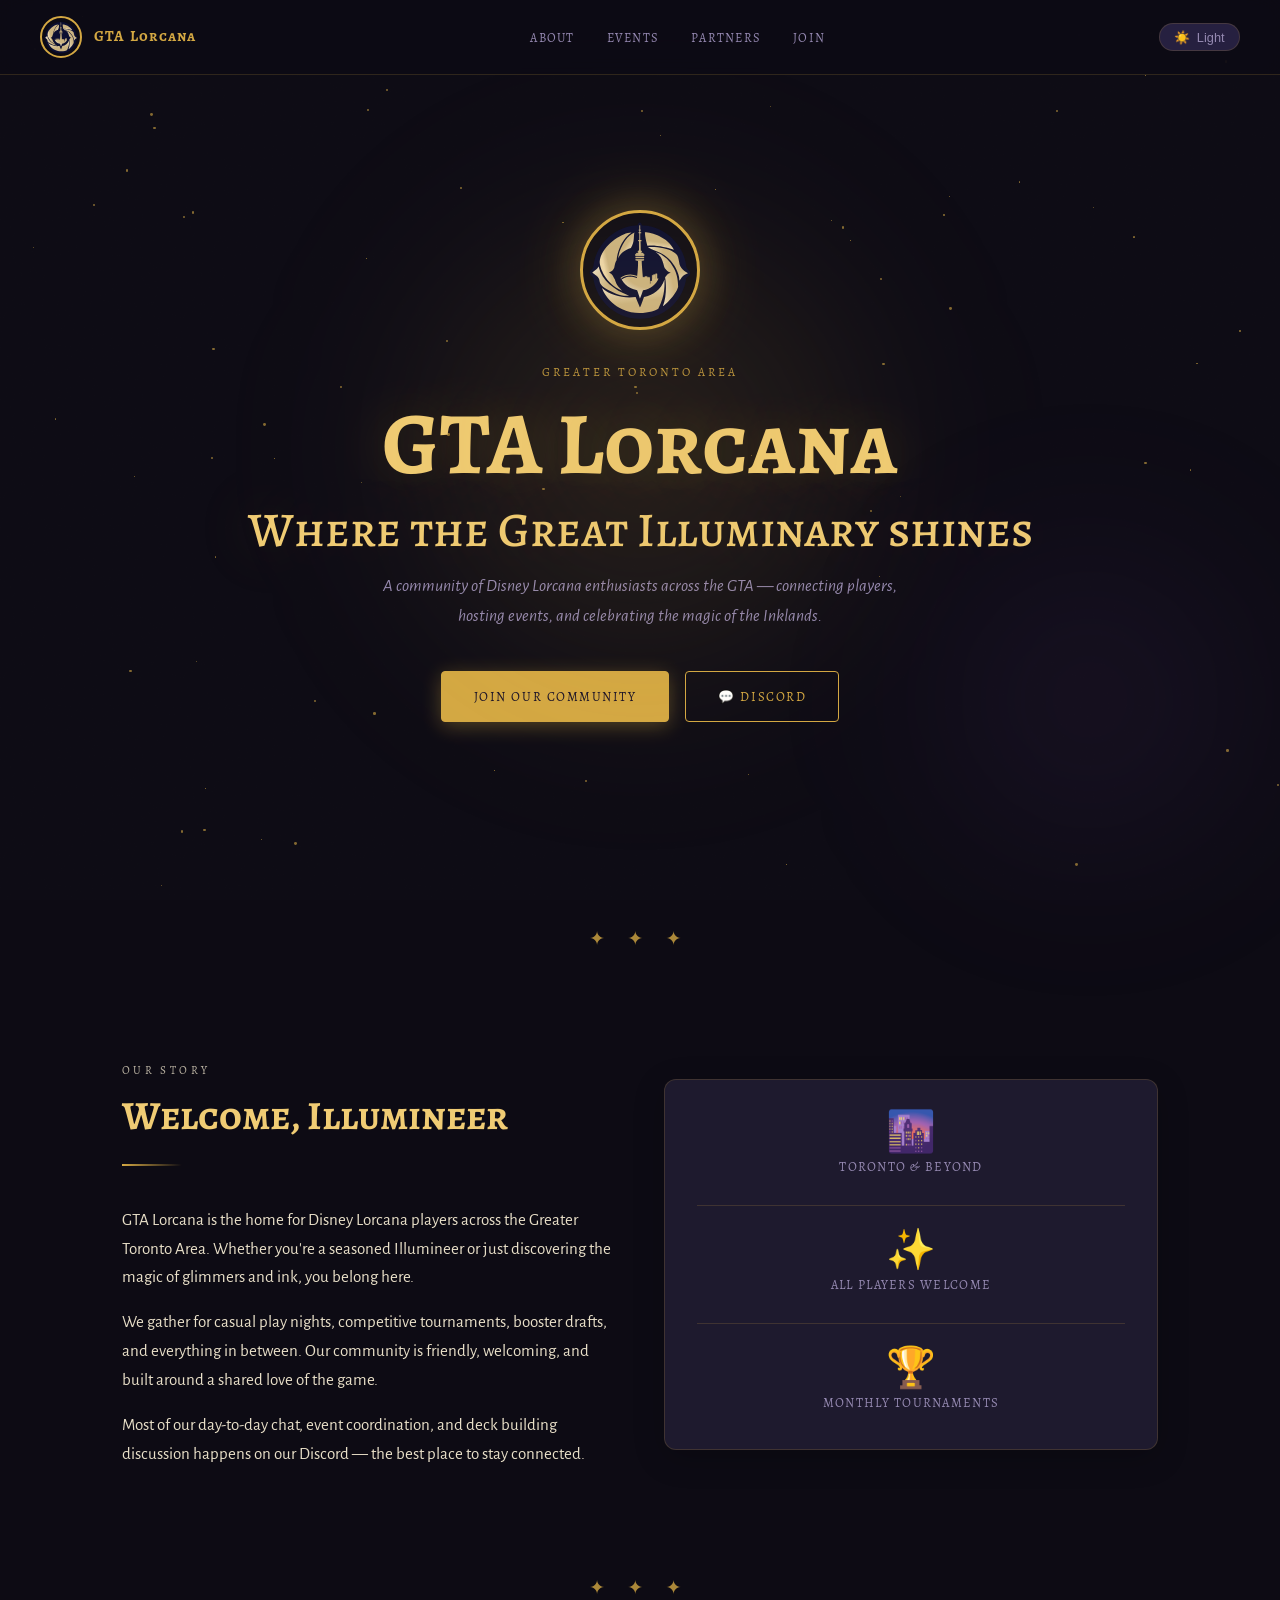
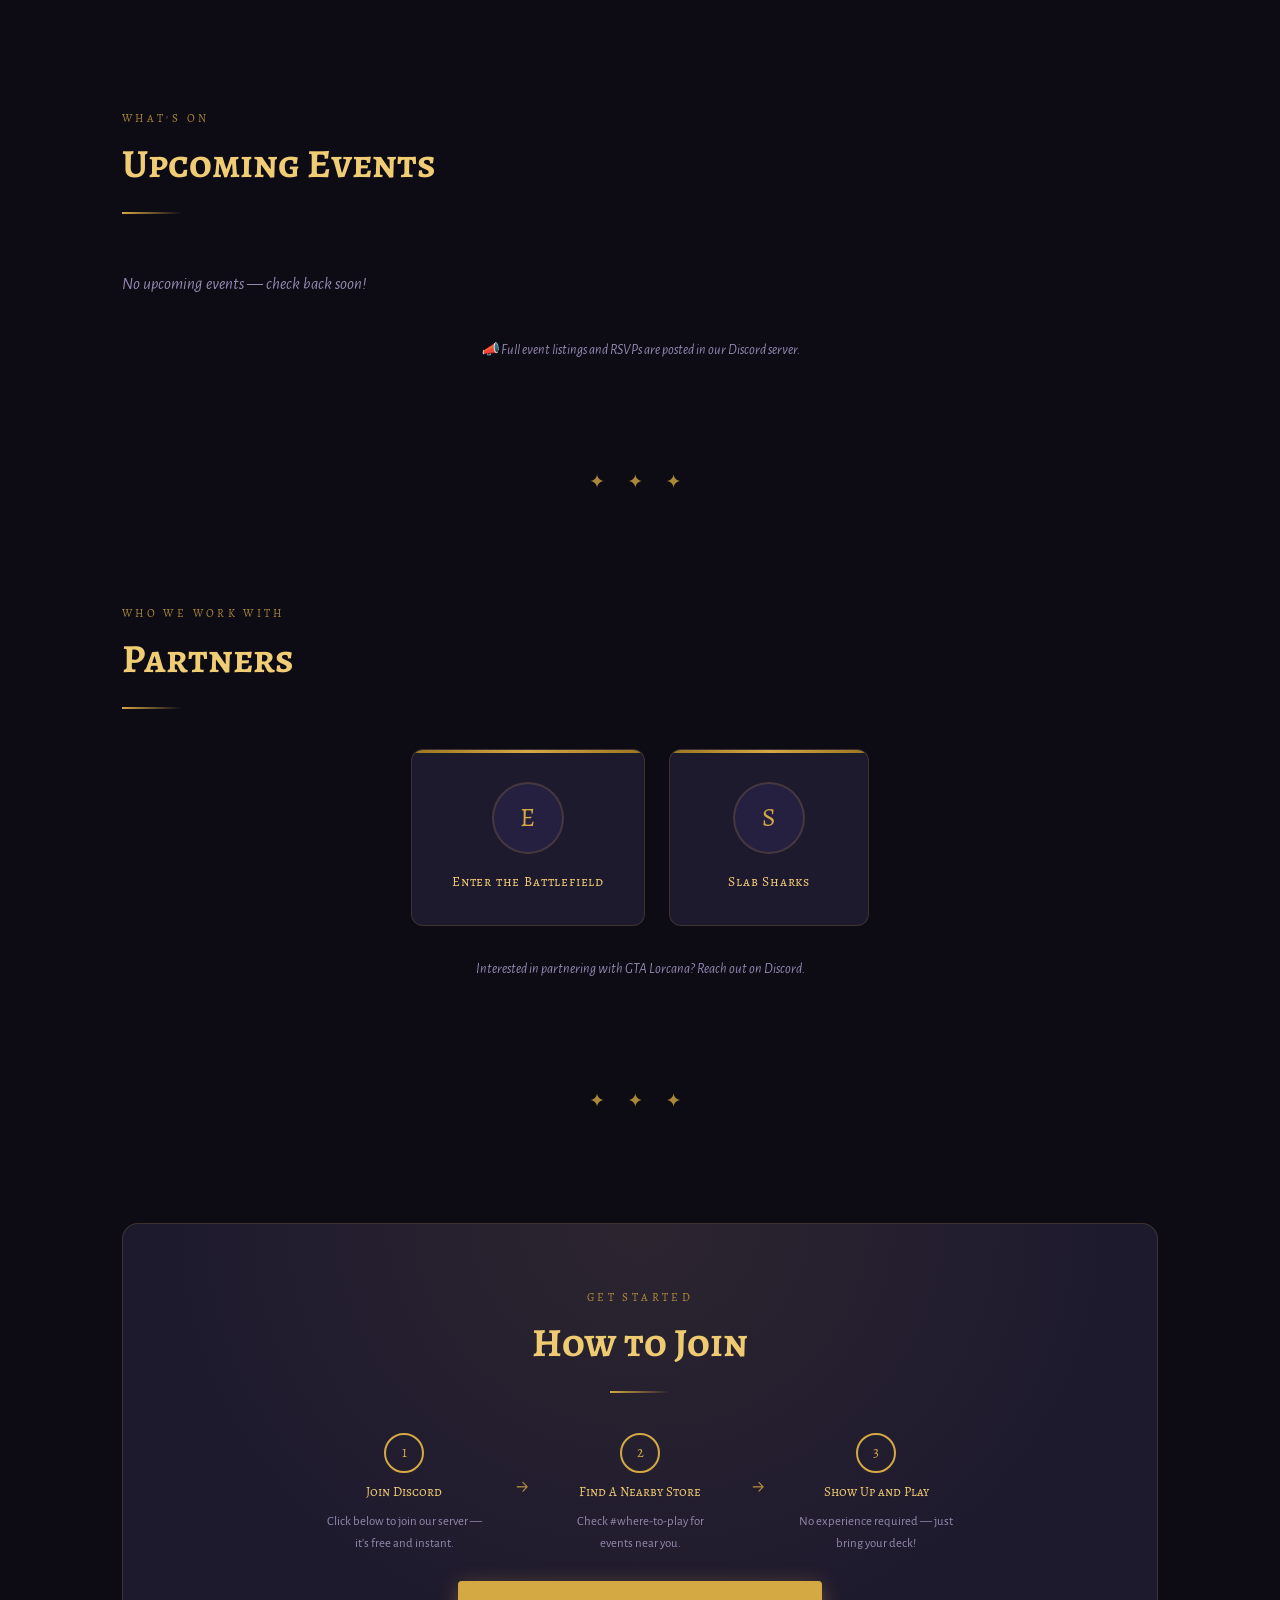
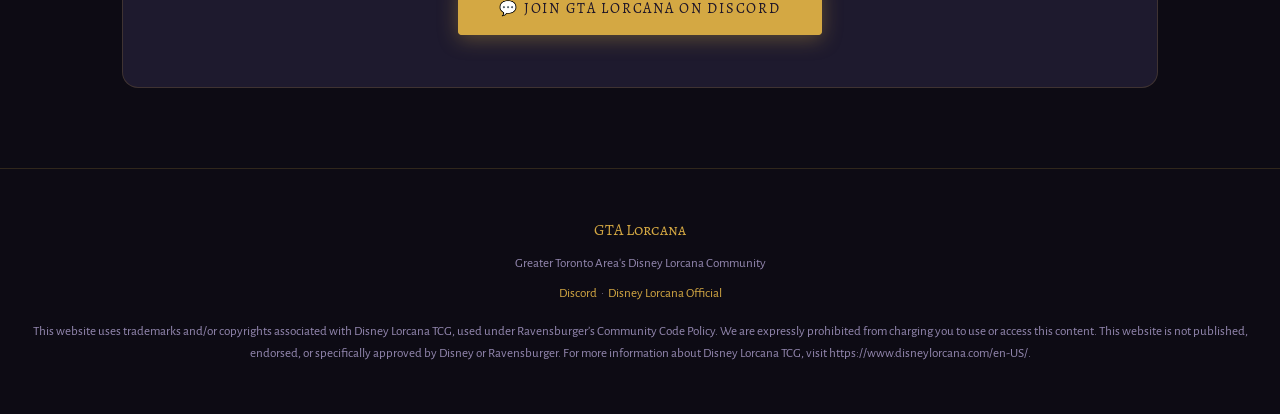
<file: index.html>
<!DOCTYPE html>
<html lang="en" data-theme="dark">
<head>
  <meta charset="UTF-8" />
  <meta name="viewport" content="width=device-width, initial-scale=1.0" />
  <meta property="og:title" content="GTA Lorcana — Greater Toronto Area" />
  <meta property="og:image" content="https://www.gtalorcana.ca/gtalorcana-logo.svg"/>
  <title>GTA Lorcana — Greater Toronto Area</title>
  <link rel="icon" type="image/svg+xml" href="/gtalorcana-logo.svg">
  <link rel="preconnect" href="https://fonts.googleapis.com" />
  <link rel="preconnect" href="https://fonts.gstatic.com" crossorigin />
  <link href="https://fonts.googleapis.com/css2?family=Alegreya+SC:wght@400;500;700&family=Alegreya+Sans:ital,wght@0,400;0,500;0,700;1,400&display=swap" rel="stylesheet" />
  <link rel="stylesheet" href="/shared.css" />
  <style>
    /* ── HERO ────────────────────────────────────────────── */
    #hero {
      position: relative; z-index: 2;
      min-height: 100vh;
      display: flex; flex-direction: column;
      align-items: center; justify-content: center;
      text-align: center;
      padding: 7rem 2rem 5rem;
    }

    .hero-glow {
      position: absolute;
      border-radius: 50%;
      filter: blur(90px);
      pointer-events: none;
    }
    .hero-glow-1 {
      width: 600px; height: 600px;
      background: radial-gradient(circle, rgba(212,168,67,.18) 0%, transparent 70%);
      top: 50%; left: 50%; transform: translate(-50%, -50%);
      animation: pulse 6s ease-in-out infinite;
    }
    .hero-glow-2 {
      width: 400px; height: 400px;
      background: radial-gradient(circle, rgba(139,77,198,.12) 0%, transparent 70%);
      bottom: 0; right: -100px;
      animation: pulse 8s ease-in-out infinite reverse;
    }
    @keyframes pulse {
      0%,100% { opacity: .7; transform: translate(-50%, -50%) scale(1); }
      50%      { opacity: 1;  transform: translate(-50%, -50%) scale(1.15); }
    }
    .hero-glow-2 { animation: pulse2 8s ease-in-out infinite reverse; }
    @keyframes pulse2 {
      0%,100% { opacity: .5; transform: scale(1); }
      50%      { opacity: .9; transform: scale(1.2); }
    }

    .hero-logo {
      width: 120px; height: 120px;
      border-radius: 50%;
      border: 3px solid var(--gold);
      object-fit: contain;
      padding: 6px;
      margin-bottom: 2rem;
      box-shadow: 0 0 40px var(--glow), 0 0 80px var(--glow);
      animation: float 5s ease-in-out infinite;
    }
@keyframes float {
      0%,100% { transform: translateY(0); }
      50%      { transform: translateY(-10px); }
    }

    .hero-eyebrow {
      font-family: var(--font-heading);
      font-size: .75rem;
      letter-spacing: .25em;
      text-transform: uppercase;
      color: var(--gold);
      margin-bottom: 1rem;
      opacity: .85;
    }

    h1 {
      font-family: var(--font-display);
      font-size: clamp(2.8rem, 7vw, 5.5rem);
      font-weight: 700;
      line-height: 1.05;
      color: var(--heading);
      text-shadow: 0 0 60px var(--glow);
      margin-bottom: 1rem;
    }
    h1 span { display: block; color: var(--gold-light); font-size: .55em; margin-top: .3em; font-weight: 500; }

    .hero-desc {
      max-width: 560px;
      font-size: 1.1rem;
      color: var(--text-muted);
      margin-bottom: 2.5rem;
      font-style: italic;
    }

    .hero-cta {
      display: flex; gap: 1rem; flex-wrap: wrap; justify-content: center;
    }

    .btn {
      font-family: var(--font-heading);
      font-size: .8rem;
      letter-spacing: .12em;
      text-transform: uppercase;
      text-decoration: none;
      padding: .85rem 2rem;
      border-radius: 4px;
      transition: all .3s;
      border: 1.5px solid transparent;
      cursor: pointer;
    }
    .btn-primary {
      background: var(--gold);
      color: var(--ink);
      border-color: var(--gold);
      box-shadow: 0 4px 20px rgba(212,168,67,.35);
    }
    .btn-primary:hover {
      background: var(--gold-light);
      box-shadow: 0 4px 30px rgba(212,168,67,.55);
      transform: translateY(-2px);
    }
    .btn-secondary {
      background: transparent;
      color: var(--gold);
      border-color: var(--gold);
    }
    .btn-secondary:hover {
      background: rgba(212,168,67,.1);
      transform: translateY(-2px);
    }

    /* ── DIVIDER ─────────────────────────────────────────── */
    .divider {
      position: relative; z-index: 2;
      text-align: center;
      padding: 1.5rem 0;
      color: var(--gold);
      font-size: 1.2rem;
      letter-spacing: .5em;
      opacity: .8;
    }

    /* ── SECTIONS ────────────────────────────────────────── */
    section {
      position: relative; z-index: 2;
      max-width: 1100px;
      margin: 0 auto;
      padding: 5rem 2rem;
    }

    .section-label {
      font-family: var(--font-heading);
      font-size: .7rem;
      letter-spacing: .3em;
      text-transform: uppercase;
      color: var(--gold);
      margin-bottom: .75rem;
      opacity: .8;
    }

    h2 {
      font-family: var(--font-display);
      font-size: clamp(1.6rem, 3.5vw, 2.5rem);
      color: var(--heading);
      margin-bottom: 1.5rem;
      line-height: 1.2;
    }

    .section-rule {
      width: 60px; height: 2px;
      background: linear-gradient(90deg, var(--gold), transparent);
      margin-bottom: 2.5rem;
    }

    /* ── ABOUT ───────────────────────────────────────────── */
    #about .about-grid {
      display: grid;
      grid-template-columns: 1fr 1fr;
      gap: 3rem;
      align-items: center;
    }
    .about-text p + p { margin-top: 1rem; }
    .about-text p { color: var(--text); }

    .about-card {
      background: var(--surface);
      border: 1px solid var(--border);
      border-radius: 12px;
      padding: 2rem;
      display: flex; flex-direction: column; gap: 1.5rem;
      box-shadow: 0 8px 32px rgba(0,0,0,.2);
    }
    .stat {
      text-align: center;
    }
    .stat-num {
      font-family: var(--font-display);
      font-size: 2.5rem;
      color: var(--gold);
      display: block;
      line-height: 1;
    }
    .stat-label {
      font-size: .8rem;
      color: var(--text-muted);
      letter-spacing: .1em;
      text-transform: uppercase;
      font-family: var(--font-heading);
    }
    .stat-divider {
      height: 1px; background: var(--border);
    }

    /* ── EVENTS ──────────────────────────────────────────── */
    #events { background: transparent; }
    .events-grid {
      display: grid;
      grid-template-columns: repeat(auto-fill, minmax(300px, 1fr));
      gap: 1.5rem;
    }
    .event-card {
      background: var(--surface);
      border: 1px solid var(--border);
      border-radius: 12px;
      padding: 1.75rem;
      transition: transform .3s, box-shadow .3s, border-color .3s;
      position: relative;
      overflow: hidden;
    }
    .event-card::before {
      content: '';
      position: absolute; top: 0; left: 0; right: 0; height: 3px;
      background: linear-gradient(90deg, var(--gold-dark), var(--gold), var(--gold-dark));
    }
    .event-card:hover {
      transform: translateY(-4px);
      box-shadow: 0 12px 40px rgba(0,0,0,.25);
      border-color: rgba(212,168,67,.4);
    }
    .event-date {
      font-family: var(--font-heading);
      font-size: .72rem;
      letter-spacing: .15em;
      color: var(--gold);
      text-transform: uppercase;
      margin-bottom: .5rem;
    }
    .event-title {
      font-family: var(--font-heading);
      font-size: 1.05rem;
      color: var(--heading);
      margin-bottom: .5rem;
    }
    .event-desc {
      font-size: .9rem;
      color: var(--text-muted);
    }
    .event-badge {
      display: inline-block;
      margin-top: .75rem;
      padding: .2rem .75rem;
      border-radius: 999px;
      font-size: .7rem;
      font-family: var(--font-heading);
      letter-spacing: .08em;
      border: 1px solid;
    }
    .badge-tournament { border-color: var(--gold); color: var(--gold); }
    .badge-casual    { border-color: #6a9fb5; color: #6a9fb5; }
    .badge-draft     { border-color: #a07cd6; color: #a07cd6; }

    .event-rsvp {
      display: inline-block;
      margin-top: .75rem;
      margin-left: .5rem;
      font-family: var(--font-heading);
      font-size: .7rem;
      letter-spacing: .08em;
      color: var(--ink);
      background: var(--gold);
      border: 1px solid var(--gold);
      border-radius: 999px;
      padding: .2rem .75rem;
      text-decoration: none;
      transition: background .25s, box-shadow .25s;
    }
    .event-rsvp:hover {
      background: var(--gold-light);
      box-shadow: 0 2px 12px rgba(212,168,67,.4);
    }
    .events-note {
      margin-top: 1.5rem;
      font-size: .88rem;
      color: var(--text-muted);
      font-style: italic;
      text-align: center;
    }

    /* ── ANNOUNCEMENTS ───────────────────────────────────── */
    #announcements { }
    .announce-list {
      display: flex; flex-direction: column; gap: 1rem;
    }
    .announce-item {
      background: var(--surface);
      border: 1px solid var(--border);
      border-radius: 10px;
      padding: 1.5rem 1.75rem;
      display: flex; gap: 1.25rem;
      align-items: flex-start;
      transition: border-color .25s;
    }
    .announce-item:hover { border-color: rgba(212,168,67,.4); }
    .announce-icon {
      font-size: 1.4rem; flex-shrink: 0; margin-top: .1rem;
    }
.announce-title {
      font-family: var(--font-heading);
      font-size: .95rem;
      color: var(--heading);
      margin-bottom: .35rem;
    }
    .announce-text { font-size: .9rem; color: var(--text-muted); }
    .announce-date {
      margin-top: .5rem;
      font-size: .75rem;
      color: var(--text-muted);
      font-family: var(--font-heading);
      letter-spacing: .1em;
      opacity: 1;
    }

    .discord-sync-note {
      margin-top: 2rem;
      background: var(--surface);
      border: 1px dashed var(--border);
      border-radius: 10px;
      padding: 1.25rem 1.75rem;
      font-size: .88rem;
      color: var(--text-muted);
      display: flex; align-items: center; gap: .75rem;
    }

    /* ── JOIN ────────────────────────────────────────────── */
    #join {
      text-align: center;
    }
    .join-inner {
      background: var(--surface);
      border: 1px solid var(--border);
      border-radius: 16px;
      padding: 4rem 3rem;
      margin: 0 auto;
      position: relative;
      overflow: hidden;
    }
    .join-inner::before {
      content: '';
      position: absolute; inset: 0;
      background: radial-gradient(ellipse at 50% 0%, rgba(212,168,67,.08) 0%, transparent 65%);
      pointer-events: none;
    }
    .join-steps {
      display: flex; gap: 2rem;
      justify-content: center; flex-wrap: wrap;
      margin: 2.5rem 0;
      text-align: left;
    }
    .step {
      display: flex; flex-direction: column; align-items: center;
      text-align: center;
      max-width: 160px;
      gap: .5rem;
    }
    .step-num {
      width: 40px; height: 40px;
      border-radius: 50%;
      border: 2px solid var(--gold);
      display: flex; align-items: center; justify-content: center;
      font-family: var(--font-display);
      font-size: .9rem;
      color: var(--gold);
      flex-shrink: 0;
    }
    .step-label {
      font-family: var(--font-heading);
      font-size: .82rem;
      color: var(--heading);
    }
    .step-desc {
      font-size: .8rem;
      color: var(--text-muted);
    }
    .step-arrow {
      color: var(--gold); opacity: .8; font-size: 1.5rem;
      align-self: center; margin-top: -1rem;
    }

    /* ── DISCORD WIDGET ──────────────────────────────────── */
    .discord-widget-wrap {
      margin-top: 2.5rem;
      border-radius: 12px;
      overflow: hidden;
      border: 1px solid var(--border);
      max-width: 400px;
      margin-left: auto; margin-right: auto;
    }
    .discord-widget-placeholder {
      background: var(--surface2);
      padding: 2rem;
      text-align: center;
      color: var(--text-muted);
      font-size: .88rem;
    }
    .discord-widget-placeholder .discord-icon { font-size: 2.5rem; margin-bottom: .75rem; }

    /* ── PARTNERS ────────────────────────────────────────── */
    .partners-grid {
      display: flex;
      flex-wrap: wrap;
      gap: 1.5rem;
      justify-content: center;
      margin-bottom: 2rem;
    }
    .partner-card {
      background: var(--surface);
      border: 1px solid var(--border);
      border-radius: 12px;
      padding: 2rem 2.5rem;
      display: flex;
      flex-direction: column;
      align-items: center;
      gap: 1rem;
      text-decoration: none;
      transition: transform .3s, box-shadow .3s, border-color .3s;
      min-width: 200px;
      position: relative;
      overflow: hidden;
    }
    .partner-card::before {
      content: '';
      position: absolute; top: 0; left: 0; right: 0; height: 3px;
      background: linear-gradient(90deg, var(--gold-dark), var(--gold), var(--gold-dark));
    }
    .partner-card:hover {
      transform: translateY(-4px);
      box-shadow: 0 12px 40px rgba(0,0,0,.25);
      border-color: rgba(212,168,67,.4);
    }
    .partner-initial {
      width: 72px; height: 72px;
      border-radius: 50%;
      background: var(--surface2);
      border: 2px solid var(--border);
      display: flex; align-items: center; justify-content: center;
      font-family: var(--font-display);
      font-size: 1.6rem;
      color: var(--gold);
    }
    .partner-name {
      font-family: var(--font-heading);
      font-size: .85rem;
      color: var(--heading);
      letter-spacing: .06em;
      text-align: center;
    }
    .partners-note {
      margin-top: .5rem;
      font-size: .88rem;
      color: var(--text-muted);
      font-style: italic;
      text-align: center;
    }

    /* ── LOADING DOTS ────────────────────────────────────── */
    .announce-loading {
      display: flex; gap: .5rem; justify-content: center; padding: 2rem;
    }
    .loading-dot {
      width: 8px; height: 8px;
      border-radius: 50%;
      background: var(--gold);
      animation: bounce .9s ease-in-out infinite;
    }
    .loading-dot:nth-child(2) { animation-delay: .15s; }
    .loading-dot:nth-child(3) { animation-delay: .3s; }
    @keyframes bounce {
      0%,100% { transform: translateY(0); opacity: .4; }
      50%      { transform: translateY(-8px); opacity: 1; }
    }

    /* ── SCROLL REVEAL ───────────────────────────────────── */
    .reveal {
      opacity: 0;
      transform: translateY(24px);
      transition: opacity .7s ease, transform .7s ease;
    }
    .reveal.visible {
      opacity: 1;
      transform: none;
    }

    /* ── LIGHT THEME TEXT COLOUR OVERRIDES (page-specific) ── */
    [data-theme="light"] .hero-eyebrow,
    [data-theme="light"] .btn-secondary,
    [data-theme="light"] .divider,
    [data-theme="light"] .section-label,
    [data-theme="light"] .stat-num,
    [data-theme="light"] .event-date,
    [data-theme="light"] .badge-tournament,
    [data-theme="light"] .step-num,
    [data-theme="light"] .step-arrow,
    [data-theme="light"] .announce-date {
      color: var(--gold-dark) !important;
      opacity: 1 !important;
    }
    [data-theme="light"] h1 span {
      color: var(--heading) !important;
    }
    [data-theme="light"] .btn-secondary,
    [data-theme="light"] .badge-tournament {
      border-color: var(--gold-dark) !important;
    }

    /* ── RESPONSIVE ──────────────────────────────────────── */

    /* Large desktops — 1200px+ uses default styles */

    /* Desktops / large tablets ≤ 992px */
    @media (max-width: 992px) {
      .join-inner { padding: 3rem 2rem; }
      .events-grid { grid-template-columns: repeat(auto-fill, minmax(260px, 1fr)); }
    }

    /* Tablets ≤ 768px */
    @media (max-width: 768px) {
      #about .about-grid { grid-template-columns: 1fr; }
      .join-inner { padding: 2.5rem 1.5rem; }
      .join-steps { gap: 1.25rem; }
      .step-arrow { display: none; }
      .events-grid { grid-template-columns: 1fr; }
      .btn {
        font-size: .9rem !important;
        padding: .9rem 1.5rem !important;
        width: 100%;
        box-sizing: border-box;
        text-align: center;
        white-space: normal;
        word-break: break-word;
      }
    }

    /* Large phones ≤ 480px */
    @media (max-width: 480px) {
      .join-inner { padding: 2rem 1.25rem; }
      .step { max-width: 130px; }
      .step-label { font-size: .75rem; }
      .step-desc { font-size: .72rem; }
      .announce-item { padding: 1rem; gap: .75rem; }
      .announce-title { font-size: .88rem; }
      .btn {
        font-size: .82rem !important;
        padding: .8rem 1rem !important;
      }
    }

    /* Small phones ≤ 320px */
    @media (max-width: 320px) {
      .join-inner { padding: 1.5rem 1rem; }
      .step { max-width: 100px; }
      .btn { font-size: .78rem !important; padding: .75rem .75rem !important; }
    }
  </style>
</head>
<body>

<a href="#main-content" class="skip-nav">Skip to content</a>

<!-- Starfield -->
<div id="stars"></div>

<!-- NAV -->
<nav>
  <a class="nav-logo" href="#hero">
    <img src="gtalorcana-logo.svg" alt="GTA Lorcana Logo" />
    <span class="nav-title">GTA Lorcana</span>
  </a>
  <ul class="nav-links">
    <li><a href="#about">About</a></li>
    <li><a href="#events">Events</a></li>
    <!-- Temporarily omit Announcements for Soft Launch
    <li><a href="#announcements">News</a></li>
    -->
    <li><a href="#partners">Partners</a></li>
    <li><a href="#join">Join</a></li>
  </ul>
  <button class="theme-toggle" id="themeToggle" aria-label="Toggle theme">
    <span id="theme-icon">☀️</span>
    <span id="theme-label">Light</span>
  </button>
</nav>

<!-- HERO -->
<main id="main-content">
  <section id="hero">
    <div class="hero-glow hero-glow-1"></div>
    <div class="hero-glow hero-glow-2"></div>

    <img src="gtalorcana-logo.svg" class="hero-logo" alt="GTA Lorcana" />

    <p class="hero-eyebrow">Greater Toronto Area</p>
    <h1>GTA Lorcana<span>Where the Great Illuminary shines</span></h1>
    <p class="hero-desc">A community of Disney Lorcana enthusiasts across the GTA — connecting players, hosting events, and celebrating the magic of the Inklands.</p>
    <div class="hero-cta">
      <a class="btn btn-primary" href="#join">Join Our Community</a>
      <a class="btn btn-secondary" href="https://discord.gg/sNyzVMnTs6" target="_blank" rel="noopener">💬 Discord</a>
    </div>
  </section>

  <div class="divider">✦ ✦ ✦</div>

  <!-- ABOUT -->
  <section id="about">
    <div class="about-grid">
      <div class="about-text reveal">
        <p class="section-label">Our Story</p>
        <h2>Welcome, Illumineer</h2>
        <div class="section-rule"></div>
        <p>GTA Lorcana is the home for Disney Lorcana players across the Greater Toronto Area. Whether you're a seasoned Illumineer or just discovering the magic of glimmers and ink, you belong here.</p>
        <p>We gather for casual play nights, competitive tournaments, booster drafts, and everything in between. Our community is friendly, welcoming, and built around a shared love of the game.</p>
        <p>Most of our day-to-day chat, event coordination, and deck building discussion happens on our Discord — the best place to stay connected.</p>
      </div>
      <div class="about-card reveal" style="transition-delay:.15s">
        <div class="stat">
          <span class="stat-num">🌆</span>
          <span class="stat-label">Toronto & Beyond</span>
        </div>
        <div class="stat-divider"></div>
        <div class="stat">
          <span class="stat-num">✨</span>
          <span class="stat-label">All Players Welcome</span>
        </div>
        <div class="stat-divider"></div>
        <div class="stat">
          <span class="stat-num">🏆</span>
          <span class="stat-label">Monthly Tournaments</span>
        </div>
      </div>
    </div>
  </section>

  <div class="divider">✦ ✦ ✦</div>

  <!-- EVENTS -->
  <section id="events">
    <p class="section-label">What's On</p>
    <h2>Upcoming Events</h2>
    <div class="section-rule"></div>
    <!-- Events load dynamically from data/upcoming_events.json -->
    <div class="events-grid" id="events-grid">
      <div class="announce-loading">
        <span class="loading-dot"></span>
        <span class="loading-dot"></span>
        <span class="loading-dot"></span>
      </div>
    </div>
    <p class="events-note">📣 Full event listings and RSVPs are posted in our Discord server.</p>
  </section>

  <!-- Temporarily omit Announcements for Soft Launch

  <div class="divider">✦ ✦ ✦</div>


  <!- - ANNOUNCEMENTS - ->
  <section id="announcements">
    <p class="section-label">Latest News</p>
    <h2>Announcements</h2>
    <div class="section-rule"></div>
    <!- - Announcements load dynamically from data/announcements.json - ->
    <div class="announce-list" id="announce-list">
      <div class="announce-loading">
        <span class="loading-dot"></span>
        <span class="loading-dot"></span>
        <span class="loading-dot"></span>
      </div>
    </div>
  </section>

  -->

  <div class="divider">✦ ✦ ✦</div>

  <!-- PARTNERS -->
  <section id="partners">
    <p class="section-label">Who We Work With</p>
    <h2>Partners</h2>
    <div class="section-rule"></div>
    <div class="partners-grid">

      <a class="partner-card reveal" href="https://enterthebattlefield.ca/" target="_blank" rel="noopener" style="transition-delay:.05s">
        <div class="partner-initial">E</div>
        <span class="partner-name">Enter the Battlefield</span>
      </a>

      <a class="partner-card reveal" href="https://slabsharks.com/" target="_blank" rel="noopener" style="transition-delay:.1s">
        <div class="partner-initial">S</div>
        <span class="partner-name">Slab Sharks</span>
      </a>

    </div>
    <p class="partners-note">Interested in partnering with GTA Lorcana? Reach out on Discord.</p>
  </section>

  <div class="divider">✦ ✦ ✦</div>

  <!-- JOIN -->
  <section id="join">
    <div class="join-inner reveal">
      <p class="section-label">Get Started</p>
      <h2>How to Join</h2>
      <div class="section-rule" style="margin:0 auto 2.5rem;"></div>

      <div class="join-steps">
        <div class="step">
          <div class="step-num">1</div>
          <span class="step-label">Join Discord</span>
          <span class="step-desc">Click below to join our server — it's free and instant.</span>
        </div>
        <div class="step-arrow">→</div>
        <div class="step">
          <div class="step-num">2</div>
          <span class="step-label">Find A Nearby Store</span>
          <span class="step-desc">Check #where-to-play for events near you.</span>
        </div>
        <div class="step-arrow">→</div>
        <div class="step">
          <div class="step-num">3</div>
          <span class="step-label">Show Up and Play</span>
          <span class="step-desc">No experience required — just bring your deck!</span>
        </div>
      </div>

      <a class="btn btn-primary" href="https://discord.gg/sNyzVMnTs6" target="_blank" rel="noopener" style="font-size:.9rem;padding:1rem 2.5rem;">
        💬 Join GTA Lorcana on Discord
      </a>
    </div>
  </section>

  <!-- FOOTER -->
</main>
<footer>
  <div class="footer-logo">GTA Lorcana</div>
  <p>Greater Toronto Area's Disney Lorcana Community</p>
  <p style="margin-top:.5rem">
    <a href="https://discord.gg/sNyzVMnTs6" target="_blank">Discord</a>
    &nbsp;·&nbsp;
    <a href="https://www.disneylorcana.com" target="_blank">Disney Lorcana Official</a>
  </p>
  <p style="margin-top:1rem;">This website uses trademarks and/or copyrights associated with Disney Lorcana TCG, used under Ravensburger’s Community Code Policy. We are expressly prohibited from charging you to use or access this content. This website is not published, endorsed, or specifically approved by Disney or Ravensburger. For more information about Disney Lorcana TCG, visit https://www.disneylorcana.com/en-US/.</p>
</footer>

<script>
  /* ── CONFIG — update these to match your repo ─── */
  const ANNOUNCEMENTS_PATH = 'data/announcements.json';
  const EVENTS_PATH        = 'data/upcoming_events.json';


  /* ── LOAD EVENTS ─── */
  async function loadEvents() {
    const grid  = document.getElementById('events-grid');
    const today = new Date().toISOString().slice(0, 10); // YYYY-MM-DD

    const TYPE_ICONS  = { Tournament: '🏆', Casual: '🎴', Draft: '✨' };
    const TYPE_BADGES = { Tournament: 'badge-tournament', Casual: 'badge-casual', Draft: 'badge-draft' };

    try {
      const res = await fetch(`/${EVENTS_PATH}?t=${Date.now()}`);
      if (!res.ok) throw new Error('Failed to fetch');
      const items = await res.json();

      // Filter to today and future, sort chronologically
      const upcoming = items
              .filter(e => e.date && e.date >= today)
              .sort((a, b) => a.date.localeCompare(b.date));

      if (!upcoming.length) {
        grid.innerHTML = '<p style="color:var(--text-muted);font-style:italic;padding:1rem 0">No upcoming events — check back soon!</p>';
        return;
      }

      grid.innerHTML = upcoming.map((e, i) => {
        // Use noon to avoid timezone-shift issues on date display
        const dateObj  = new Date(e.date + 'T12:00:00');
        const dateStr  = dateObj.toLocaleDateString('en-CA', { weekday: 'long', year: 'numeric', month: 'long', day: 'numeric' });
        const icon     = TYPE_ICONS[e.type]  || '📅';
        const badgeCls = TYPE_BADGES[e.type] || 'badge-tournament';
        const rsvp     = e.url ? `<a href="${escapeHtml(e.url)}" target="_blank" rel="noopener" class="event-rsvp">RSVP here →</a>` : '';
        const location = e.location ? `<p class="event-desc">${escapeHtml(e.location)}</p>` : '';

        return `
          <div class="event-card reveal" style="transition-delay:${i * 0.05}s">
            <p class="event-date">${icon} ${escapeHtml(dateStr)}</p>
            <p class="event-title">${escapeHtml(e.name)}</p>
            ${location}
            <span class="event-badge ${badgeCls}">${escapeHtml(e.type || '')}</span>
            ${rsvp}
          </div>`;
      }).join('');

      // Re-observe newly added cards for scroll reveal
      grid.querySelectorAll('.reveal').forEach(el => observer.observe(el));

    } catch (err) {
      grid.innerHTML = `
        <div class="discord-sync-note">
          <span>⚠️</span>
          <span>Couldn't load events right now. Check our <a href="https://discord.gg/sNyzVMnTs6" target="_blank" style="color:var(--gold)">Discord</a> for the latest.</span>
        </div>`;
    }
  }

  /* ── LOAD ANNOUNCEMENTS ─── */
  async function loadAnnouncements() {
    const list = document.getElementById('announce-list');

    try {
      const res = await fetch(`/${ANNOUNCEMENTS_PATH}?t=${Date.now()}`); // cache-bust
      if (!res.ok) throw new Error('Failed to fetch');
      const items = await res.json();

      if (!items.length) {
        list.innerHTML = `<p style="color:var(--text-muted);text-align:center;font-style:italic;padding:2rem">No announcements yet. Check Discord!</p>`;
        return;
      }

      list.innerHTML = items.map((item, i) => `
        <div class="announce-item reveal" style="transition-delay:${i * 0.08}s">
          <div class="announce-icon">${item.icon || '📣'}</div>
          <div class="announce-body">
            <p class="announce-title">${escapeHtml(item.title)}</p>
            <p class="announce-text">${escapeHtml(item.text)}</p>
            <p class="announce-date">${escapeHtml(item.date)} · posted by ${escapeHtml(item.author)}</p>
          </div>
        </div>
      `).join('');

      // Re-observe newly added elements
      list.querySelectorAll('.reveal').forEach(el => observer.observe(el));

    } catch (err) {
      list.innerHTML = `
        <div class="discord-sync-note">
          <span>⚠️</span>
          <span>Couldn't load announcements right now. Check our <a href="https://discord.gg/sNyzVMnTs6" target="_blank" style="color:var(--gold)">Discord</a> for the latest news.</span>
        </div>`;
    }
  }

  function escapeHtml(str) {
    return String(str)
            .replace(/&/g,'&amp;').replace(/</g,'&lt;')
            .replace(/>/g,'&gt;').replace(/"/g,'&quot;');
  }
  // Temporarily omit Announcements for Soft Launch
  // loadAnnouncements();
  loadEvents();

  /* ── SCROLL REVEAL ─── */
  const observer = new IntersectionObserver((entries) => {
    entries.forEach(e => {
      if (e.isIntersecting) {
        e.target.classList.add('visible');
        observer.unobserve(e.target);
      }
    });
  }, { threshold: 0.12 });
  document.querySelectorAll('.reveal').forEach(el => observer.observe(el));
</script>
<script src="/shared.js"></script>
</body>
</html>
</file>
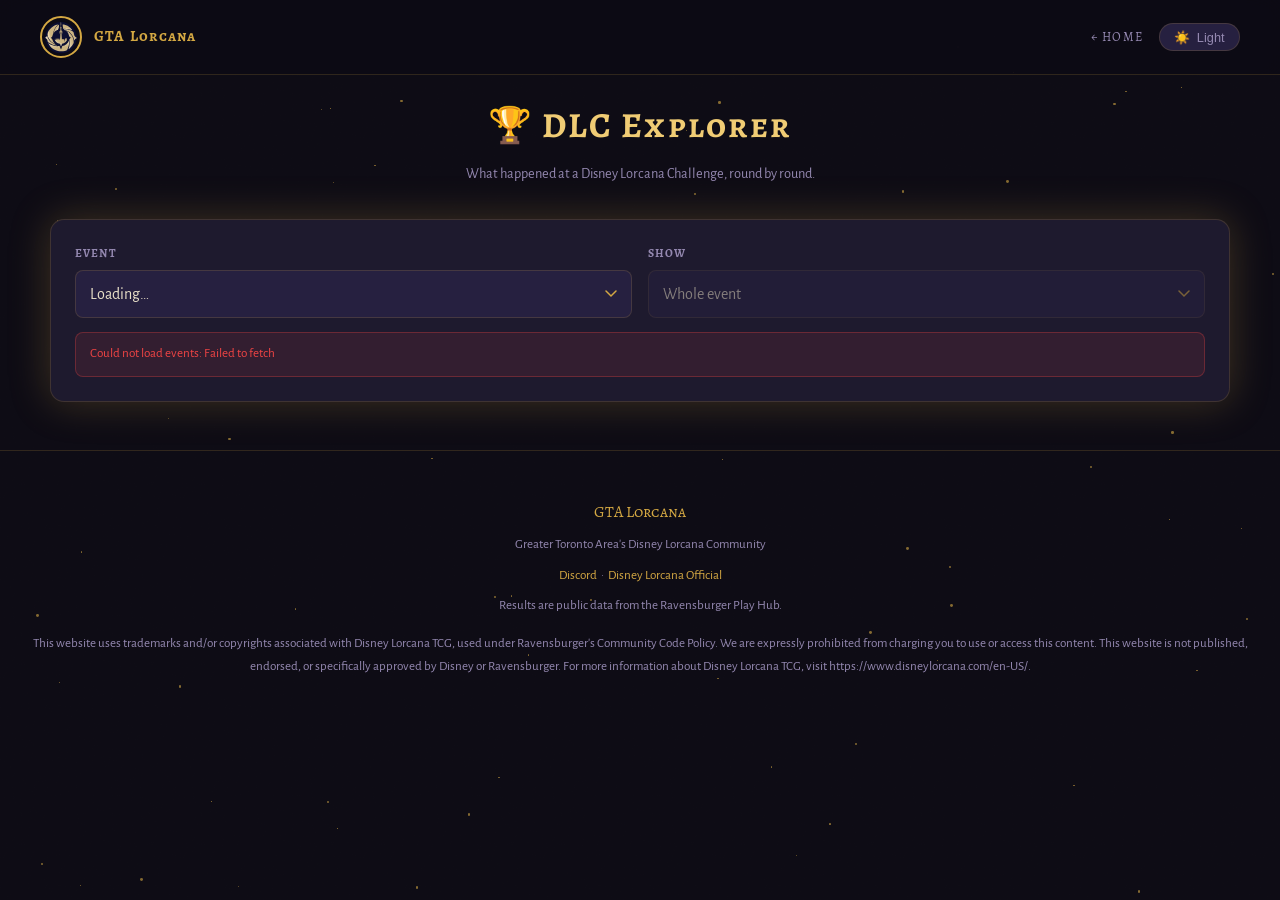
<file: dlc/index.html>
<!DOCTYPE html>
<html lang="en" data-theme="dark">
<head>
  <meta charset="UTF-8" />
  <meta name="viewport" content="width=device-width, initial-scale=1.0" />
  <meta property="og:title" content="DLC Explorer — GTA Lorcana" />
  <meta property="og:description" content="Matchups, meta share and round-by-round results from Disney Lorcana Challenge events." />
  <meta property="og:image" content="https://www.gtalorcana.ca/gtalorcana-logo.svg" />
  <title>DLC Explorer — GTA Lorcana</title>
  <link rel="icon" type="image/svg+xml" href="/gtalorcana-logo.svg" />
  <link rel="preconnect" href="https://fonts.googleapis.com" />
  <link rel="preconnect" href="https://fonts.gstatic.com" crossorigin />
  <link href="https://fonts.googleapis.com/css2?family=Alegreya+SC:wght@400;500;700&family=Alegreya+Sans:ital,wght@0,400;0,500;0,700;1,400&display=swap" rel="stylesheet" />
  <link rel="stylesheet" href="/shared.css?v=20261114040643" />
  <link rel="stylesheet" href="/tools.css?v=20261114040643" />
  <style>
    /* ── LAYOUT ──────────────────────────────────────────── */
    .card.wide { max-width: 1180px; }
    .controls { display: grid; grid-template-columns: 1fr 1fr; gap: 1rem; }
    .controls .field[hidden] { display: none; }
    .controls.three { grid-template-columns: 2fr 1.4fr 1fr; }
    @media (max-width: 640px) { .controls.three { grid-template-columns: 1fr; } }
    .controls .field { margin-bottom: 0; }
    @media (max-width: 640px) { .controls { grid-template-columns: 1fr; } }

    .status-line { font-size: .82rem; color: var(--text-muted); margin-top: .9rem; }
    .status-line strong { color: var(--text); font-weight: 500; }
    .live-dot {
      display: inline-block; width: 8px; height: 8px; border-radius: 50%;
      background: #22c55e; margin-right: .35rem; vertical-align: baseline;
    }

    /* ── TABS ────────────────────────────────────────────── */
    .tabs { display: flex; gap: .4rem; flex-wrap: wrap; margin-bottom: 1.1rem; }
    .tab {
      font-family: var(--font-heading); font-size: .78rem; font-weight: 600;
      letter-spacing: .08em; text-transform: uppercase;
      background: var(--surface2); color: var(--text-muted);
      border: 1px solid var(--border); border-radius: 8px;
      padding: .5rem .9rem; min-height: 44px; cursor: pointer; transition: all .2s;
    }
    .tab:hover { color: var(--gold); }
    .tab[aria-selected="true"] {
      border-color: var(--gold); color: var(--gold); background: rgba(212,168,67,0.1);
    }
    .panel[hidden] { display: none; }

    .toolbar { display: flex; gap: 1rem; flex-wrap: wrap; align-items: end; margin-bottom: 1rem; }
    .toolbar .field { margin-bottom: 0; }
    .toolbar .radio-group { flex-wrap: nowrap; }
    .toolbar .radio-option label { padding: .4rem .8rem; min-height: 44px; white-space: nowrap; }
    .toolbar input[type="number"] { width: 6rem; min-height: 44px; }

    .note { font-size: .82rem; color: var(--text-muted); margin-top: .8rem; line-height: 1.5; }
    .empty { text-align: center; color: var(--text-muted); padding: 2rem 1rem; font-size: .92rem; }
    h2.sub {
      font-family: var(--font-heading); font-size: .95rem; color: var(--heading);
      letter-spacing: .06em; margin: 1.6rem 0 .6rem;
    }
    h2.sub:first-child { margin-top: 0; }

    /* ── TABLES ──────────────────────────────────────────── */
    .scroll { overflow-x: auto; -webkit-overflow-scrolling: touch; }
    table.data { border-collapse: separate; border-spacing: 0; width: 100%; font-size: .88rem; }
    table.data th, table.data td {
      padding: .45rem .6rem; text-align: right; white-space: nowrap;
      border-bottom: 1px solid var(--border);
    }
    table.data th {
      font-family: var(--font-heading); font-size: .72rem; font-weight: 600;
      letter-spacing: .08em; text-transform: uppercase; color: var(--text-muted);
    }
    table.data th:first-child, table.data td:first-child { text-align: left; }
    table.data td.left, table.data th.left { text-align: left; }
    table.data .muted { color: var(--text-muted); }
    table.data tbody tr:hover td { background: rgba(212,168,67,0.05); }
    .num { font-variant-numeric: tabular-nums; }

    .linkish {
      background: none; border: none; padding: 0; font: inherit; color: var(--text);
      cursor: pointer; text-align: left; text-decoration: underline;
      text-decoration-color: var(--border); text-underline-offset: 3px;
    }
    .linkish:hover { color: var(--gold); text-decoration-color: var(--gold); }

    /* ── INK PAIRS ───────────────────────────────────────── */
    .deck { display: inline-flex; align-items: center; gap: .4rem; }
    .inks { display: inline-flex; gap: 2px; }
    .ink { width: 10px; height: 10px; border-radius: 50%; display: inline-block; border: 1px solid rgba(0,0,0,.25); }
    .ink.amber { background: #f2a900; } .ink.amethyst { background: #8b4aa8; }
    .ink.emerald { background: #2e9b57; } .ink.ruby { background: #d0293b; }
    .ink.sapphire { background: #1f8fd0; } .ink.steel { background: #9aa6b2; }
    .ink.unknown { background: transparent; border: 1px dashed var(--text-muted); }

    /* ── SHARE BAR ───────────────────────────────────────── */
    .share { display: flex; align-items: center; gap: .5rem; justify-content: flex-end; }
    .share-track { width: 90px; height: 8px; border-radius: 4px; background: var(--surface2); overflow: hidden; }
    .share-fill { height: 100%; border-radius: 0 4px 4px 0; background: var(--gold); }

    /* ── MATCHUP MATRIX ──────────────────────────────────── */
    /* Diverging scale: blue above 50%, red below, neutral at 50%. The number is
       always printed, so colour never carries the value alone. */
    table.matrix { border-collapse: separate; border-spacing: 2px; font-size: .82rem; }
    table.matrix th {
      font-family: var(--font-heading); font-size: .7rem; font-weight: 600; letter-spacing: .04em;
      color: var(--text-muted); padding: .3rem .35rem; white-space: nowrap; text-align: center;
    }
    table.matrix th.rowhead {
      text-align: left; position: sticky; left: 0; z-index: 1; background: var(--surface);
      padding-right: .7rem;
    }
    table.matrix th .inks { display: flex; justify-content: center; margin-bottom: 2px; }
    table.matrix td {
      min-width: 62px; height: 46px; padding: .2rem .3rem; text-align: center;
      border-radius: 5px; background: var(--surface2); line-height: 1.15; position: relative;
    }
    table.matrix td .v { font-weight: 700; font-variant-numeric: tabular-nums; color: var(--text); display: block; }
    table.matrix td .n { font-size: .68rem; color: var(--text-muted); font-variant-numeric: tabular-nums; display: block; }
    table.matrix td.thin .v { font-weight: 400; color: var(--text-muted); }
    table.matrix td.mirror { background: transparent; border: 1px dashed var(--border); }
    table.matrix td.mirror .v { font-weight: 400; color: var(--text-muted); font-size: .72rem; }
    table.matrix td.none { background: transparent; color: var(--text-muted); }
    table.matrix td.total { border-left: 0; }
    table.matrix th.gap, table.matrix td.gap { min-width: 6px; width: 6px; background: transparent; padding: 0; }
    table.matrix td[data-tip]:hover { outline: 2px solid var(--gold); outline-offset: -1px; cursor: default; }

    .legend { display: flex; align-items: center; gap: .5rem; font-size: .75rem; color: var(--text-muted); margin-top: .8rem; flex-wrap: wrap; }
    .legend-bar {
      width: 160px; height: 10px; border-radius: 5px;
      background: linear-gradient(90deg, rgba(214,69,69,.6), var(--surface2) 50%, rgba(56,128,235,.6));
    }
    .legend .swatch { width: 14px; height: 10px; border-radius: 3px; border: 1px dashed var(--border); display: inline-block; }

    #tip {
      position: fixed; z-index: 200; pointer-events: none; display: none;
      background: var(--bg3); color: var(--text); border: 1px solid var(--border);
      border-radius: 8px; padding: .5rem .7rem; font-size: .8rem; line-height: 1.45;
      box-shadow: 0 6px 24px rgba(0,0,0,.35); max-width: 260px;
    }
    #tip b { color: var(--heading); font-weight: 600; }

    /* ── PLAYER ──────────────────────────────────────────── */
    .results { display: flex; flex-direction: column; gap: .3rem; margin-top: .8rem; }
    .results button {
      display: flex; justify-content: space-between; align-items: center; gap: 1rem;
      background: var(--surface2); border: 1px solid var(--border); border-radius: 8px;
      padding: .5rem .8rem; min-height: 44px; color: var(--text); font: inherit; cursor: pointer;
    }
    .results button:hover { border-color: var(--gold); }
    .player-head { display: flex; flex-wrap: wrap; align-items: baseline; gap: .4rem 1rem; margin: 1.2rem 0 .6rem; }
    .player-head .name { font-family: var(--font-heading); font-size: 1.15rem; color: var(--heading); }
    .res { font-weight: 700; }
    .res.W { color: #3880eb; } .res.L { color: #d64545; }
    .res.D, .res.BYE, .res.LIVE { color: var(--text-muted); }

    .lock { margin-left: .3rem; cursor: help; }

    /* ── ARCHETYPES ──────────────────────────────────────── */
    .arch-name { display: block; font-size: .74rem; color: var(--text-muted); font-weight: 400; letter-spacing: 0; text-transform: none; font-family: var(--font-body); }
    .deck { text-align: left; }
    td.wrap { white-space: normal !important; min-width: 16rem; text-align: left !important; }
    details.cards { margin: .2rem 0 .9rem; font-size: .86rem; }
    details.cards summary { cursor: pointer; color: var(--text-muted); min-height: 32px; display: flex; align-items: center; gap: .4rem; }
    details.cards summary:hover { color: var(--gold); }
    details.cards ul { list-style: none; padding: .4rem 0 0; margin: 0; columns: 16rem auto; column-gap: 1.6rem; }
    details.cards li { break-inside: avoid; padding: .12rem 0; }
    details.cards li .q { display: inline-block; min-width: 2.6rem; color: var(--text-muted); font-variant-numeric: tabular-nums; }
  </style>
</head>
<body>

<a href="#main-content" class="skip-nav">Skip to content</a>

<!-- Starfield -->
<div id="stars"></div>

<!-- Nav -->
<nav>
  <a class="nav-logo" href="/">
    <img src="/gtalorcana-logo.svg" alt="GTA Lorcana" onerror="this.style.display='none'" />
    <span class="nav-title">GTA Lorcana</span>
  </a>
  <div class="nav-right">
    <a class="nav-back" href="/">← Home</a>
    <button class="theme-toggle" id="themeToggle" aria-label="Toggle theme">
      <span id="theme-icon">☀️</span>
      <span id="theme-label">Light</span>
    </button>
  </div>
</nav>

<main id="main-content">
  <div class="page-header">
    <h1>🏆 DLC Explorer</h1>
    <p>What happened at a Disney Lorcana Challenge, round by round.</p>
  </div>

  <div class="card wide">
    <div class="controls">
      <div class="field">
        <label for="eventSel">Event</label>
        <select id="eventSel"><option>Loading…</option></select>
      </div>
      <div class="field">
        <label for="scopeSel">Show</label>
        <select id="scopeSel" disabled><option>Whole event</option></select>
      </div>
      <div class="field" id="groupField" hidden>
        <label for="groupSel">Group by</label>
        <select id="groupSel" disabled>
          <option value="ink">Ink pair</option>
          <option value="archetype">Archetype</option>
        </select>
      </div>
    </div>
    <div class="status-line" id="status">Loading events…</div>
    <div class="error-msg" id="error" style="margin-top:.8rem"></div>
  </div>

  <div class="card wide" id="content" hidden>
    <div class="tabs" role="tablist">
      <button class="tab" role="tab" data-tab="matchups">Matchups</button>
      <button class="tab" role="tab" data-tab="meta">Meta</button>
      <button class="tab" role="tab" data-tab="conversion">Conversion</button>
      <button class="tab" role="tab" data-tab="archetypes" hidden>Archetypes</button>
      <button class="tab" role="tab" data-tab="bestof">Best of</button>
      <button class="tab" role="tab" data-tab="rounds">Rounds</button>
      <button class="tab" role="tab" data-tab="players">Players</button>
    </div>

    <!-- Matchups -->
    <section class="panel" id="panel-matchups">
      <div class="toolbar">
        <div class="field">
          <label>Win rate</label>
          <div class="radio-group">
            <div class="radio-option"><input type="radio" name="rate" id="rateMatch" value="match" checked /><label for="rateMatch">Match</label></div>
            <div class="radio-option"><input type="radio" name="rate" id="rateGame" value="game" /><label for="rateGame">Game</label></div>
          </div>
        </div>
        <div class="field">
          <label for="minN">Fade below (matches)</label>
          <input type="number" id="minN" min="1" max="500" value="20" />
        </div>
      </div>
      <div id="matrixSummary" class="note" style="margin:0 0 .8rem"></div>
      <div class="scroll" id="matrixWrap"></div>
      <div class="legend">
        <span>Row deck loses</span><span class="legend-bar"></span><span>Row deck wins</span>
        <span style="margin-left:.8rem"><span class="swatch"></span> mirror (count only)</span>
      </div>
      <p class="note" id="matrixArchNote" hidden>Lists that fit no archetype, and players with no decklist, are not given a row or column. They still count in "vs field".</p>
      <p class="note">Each cell is the row deck's win rate against the column deck, with the number of matches underneath. Byes and awarded losses are left out. Drawn matches count toward the sample but not the rate. Cells under the fade threshold are too small to trust.</p>
    </section>

    <!-- Meta -->
    <section class="panel" id="panel-meta" hidden>
      <h2 class="sub" id="metaTitle">Ink pairs</h2>
      <div class="scroll" id="metaWrap"></div>
      <p class="note">Share is of players paired in the selected rounds. Win rates leave out mirrors, byes and awarded losses; draws are listed separately.</p>
      <h2 class="sub">Share by round</h2>
      <div class="scroll" id="trendWrap"></div>
    </section>

    <!-- Conversion -->
    <section class="panel" id="panel-conversion" hidden>
      <div id="conversionWrap"></div>
    </section>

    <!-- Archetypes -->
    <section class="panel" id="panel-archetypes" hidden>
      <div id="archWrap"></div>
    </section>

    <!-- Best of each ink pair -->
    <section class="panel" id="panel-bestof" hidden>
      <div id="bestofWrap"></div>
      <p class="note">The highest-placed players on each ink pair, in Play Hub's standings order (tiebreakers applied). "Behind" is match points behind that ink pair's leader.</p>
      <p class="note">🔒 means nobody else on the ink pair can still finish above that player. 🏃 means still in the running: they can finish top of their ink pair, or at least draw level on points.</p>
    </section>

    <!-- Rounds -->
    <section class="panel" id="panel-rounds" hidden>
      <h2 class="sub">Players and drops</h2>
      <div class="scroll" id="dropsWrap"></div>
      <p class="note">"Left" counts players who were paired that round and never again. At the end of a phase that mostly means missing the cut.</p>
      <h2 class="sub">Standings</h2>
      <div class="toolbar">
        <div class="field" style="min-width:220px">
          <label for="standingsSel">After round</label>
          <select id="standingsSel"></select>
        </div>
      </div>
      <div class="scroll" id="standingsWrap"></div>
    </section>

    <!-- Players -->
    <section class="panel" id="panel-players" hidden>
      <div class="field">
        <label for="playerSearch">Find a player by handle</label>
        <input type="text" id="playerSearch" autocomplete="off" placeholder="Start typing…" />
      </div>
      <div class="results" id="playerResults"></div>
      <div id="playerWrap"></div>
    </section>
  </div>
</main>

<div id="tip" role="tooltip"></div>

<footer>
  <div class="footer-logo">GTA Lorcana</div>
  <p>Greater Toronto Area's Disney Lorcana Community</p>
  <p style="margin-top:.5rem">
    <a href="https://discord.gg/sNyzVMnTs6" target="_blank">Discord</a>
    &nbsp;·&nbsp;
    <a href="https://www.disneylorcana.com" target="_blank">Disney Lorcana Official</a>
  </p>
  <p style="margin-top:.5rem">Results are public data from the Ravensburger Play Hub.</p>
  <p style="margin-top:1rem;">This website uses trademarks and/or copyrights associated with Disney Lorcana TCG, used under Ravensburger's Community Code Policy. We are expressly prohibited from charging you to use or access this content. This website is not published, endorsed, or specifically approved by Disney or Ravensburger. For more information about Disney Lorcana TCG, visit https://www.disneylorcana.com/en-US/.</p>
</footer>

<script src="/shared.js?v=20261114040643"></script>
<script type="module">
  import {
    buildIndex, listScopes, matchupMatrix, deckStats, metaByRound, conversion, playerHistory,
    searchPlayers, dropsByRound, leadersByDeck, bestOfRace, matchWinRate, gameWinRate, deckLabel, deckShort, deckOf, handleOf, UNKNOWN,
  } from './stats.js?v=20261114040643';
  import {
    classifyEvent, mergeDeckChunks, withDeckInks, withArchetypes, splitLabel, DEFAULT_CUT, DEFAULT_MIN_SIZE,
  } from './archetypes.js?v=20261114040643';

  // ── Config ──────────────────────────────────────────────
  const isLocal = location.hostname === 'localhost' || location.hostname === '127.0.0.1';
  const WORKER = isLocal ? 'http://localhost:8787' : 'https://api.gtalorcana.ca';
  const REFRESH_MS = 2 * 60 * 1000;
  const STANDINGS_STEP = 100;
  // Archetype grouping (the Group by control and the Archetypes tab) is switched
  // off while the classification is being worked on. Decklists are still loaded:
  // they supply ink pairs where the match data has none, and the player page.
  const SHOW_ARCHETYPES = false;

  // Match points needed to reach the phase after a given phase, per event.
  // Play Hub does not publish this rule, so it is recorded here. Events not
  // listed fall back to what the event record says (ranked top cuts) or, with
  // no rule at all, treat the next Swiss phase as a continuation.
  const ADVANCE_POINTS = {
    1254364: { 1: 18 }, // DLC London Main Event 1: 18 points after Phase 1 plays Day 2
  };

  const $ = id => document.getElementById(id);
  const esc = s => String(s ?? '').replace(/[&<>"']/g, c => ({ '&': '&amp;', '<': '&lt;', '>': '&gt;', '"': '&quot;', "'": '&#39;' }[c]));
  const pct = (v, digits = 0) => (v == null ? '–' : `${(v * 100).toFixed(digits)}%`);

  // ── State (mirrored in the URL so views can be linked) ──
  const params = new URLSearchParams(location.search);
  const state = {
    event: params.get('event'),
    scope: params.get('scope') || 'all',
    tab: params.get('tab') || 'matchups',
    group: params.get('group') === 'archetype' ? 'archetype' : 'ink',
    player: params.get('player') ? Number(params.get('player')) : null,
    rate: 'match',
    standingsRound: null,
    standingsShown: STANDINGS_STEP,
  };
  // index is whichever grouping is on screen; inkIndex is always by ink pair
  // (Best of is an ink-pair race whatever the grouping).
  if (!SHOW_ARCHETYPES) {
    state.group = 'ink';
    if (state.tab === 'archetypes') state.tab = 'matchups';
  } else {
    $('groupField').hidden = false;
    $('groupField').parentElement.classList.add('three');
    document.querySelector('[data-tab="archetypes"]').hidden = false;
  }
  let index = null;
  let inkIndex = null;
  let archIndex = null;
  let dataset = null;
  let deckData = null;   // { event, complete, cards, decks } once decklists are public
  let arch = null;       // classifyEvent() result for deckData
  const archMode = () => state.group === 'archetype' && !!archIndex;
  const standingsCache = new Map();

  function syncUrl(fromY = scrollY) {
    const p = new URLSearchParams();
    if (state.event) p.set('event', state.event);
    if (state.scope !== 'all') p.set('scope', state.scope);
    if (state.tab !== 'matchups') p.set('tab', state.tab);
    if (state.group === 'archetype') p.set('group', 'archetype');
    if (state.player && state.tab === 'players') p.set('player', state.player);
    const url = `${location.pathname}${p.size ? '?' + p : ''}`;
    if (url === location.pathname + location.search) return;
    // Once the page has loaded, each change of view is a history entry, so the
    // browser's Back button returns to the previous tab / player / filter.
    if (pushHistory) {
      history.replaceState({ y: fromY }, '', location.href); // remember where we were
      history.pushState(null, '', url);
    } else {
      history.replaceState(null, '', url);
    }
  }
  let pushHistory = false;

  addEventListener('popstate', async e => {
    const p = new URLSearchParams(location.search);
    const event = p.get('event') || state.event;
    state.scope = p.get('scope') || 'all';
    state.tab = p.get('tab') || 'matchups';
    state.group = SHOW_ARCHETYPES && p.get('group') === 'archetype' ? 'archetype' : 'ink';
    if (!SHOW_ARCHETYPES && state.tab === 'archetypes') state.tab = 'matchups';
    state.player = p.get('player') ? Number(p.get('player')) : null;
    if (event !== state.event) {
      state.event = event;
      state.standingsRound = null;
      $('eventSel').value = event;
      await loadEvent();
    } else if (index) {
      $('scopeSel').value = state.scope;
      applyGroup();
      render();
    }
    const y = e.state?.y ?? 0;
    requestAnimationFrame(() => requestAnimationFrame(() => scrollTo(0, y)));
  });

  async function api(path) {
    const res = await fetch(`${WORKER}${path}`);
    const body = await res.json().catch(() => ({}));
    if (!res.ok) throw new Error(body.error || `Request failed (${res.status})`);
    return body;
  }

  function showError(msg) {
    $('error').textContent = msg || '';
    $('error').classList.toggle('visible', !!msg);
  }

  // ── Ink pair markup ─────────────────────────────────────
  // A deck key is an ink pair ("amber,emerald") or, when grouping by archetype,
  // an archetype label ("amber,emerald/A", "amber,emerald/other").
  //   main   what to call it          short  for matrix column heads
  //   name   the archetype's card-based name, when the letter needs explaining
  function labelParts(deck) {
    if (deck === UNKNOWN) return { main: archMode() ? 'No decklist' : 'Unknown', short: '??', name: '' };
    const { ink, key } = splitLabel(deck);
    const main = deckLabel(ink), short = deckShort(ink);
    if (key == null) return { main, short, name: '' };
    if (key === 'other') return { main: `${main} (other)`, short: `${short} oth`, name: '' };
    const res = arch?.byInk[ink];
    // An ink pair with one archetype needs no letter.
    if (!res || res.archetypes.length < 2) return { main, short, name: '' };
    return { main: `${main} ${key}`, short: `${short} ${key}`, name: res.archetypes.find(a => a.key === key)?.name ?? '' };
  }
  const fullLabel = deck => { const p = labelParts(deck); return p.name ? `${p.main} · ${p.name}` : p.main; };
  const groupNoun = () => (archMode() ? 'Archetype' : 'Ink pair');
  const inkDots = deck => `<span class="inks">${
    (deck === UNKNOWN ? ['unknown'] : splitLabel(deck).ink.split(',')).map(i => `<span class="ink ${esc(i)}"></span>`).join('')
  }</span>`;
  const deckHtml = deck => {
    const p = labelParts(deck);
    return `<span class="deck">${inkDots(deck)}<span>${esc(p.main)}${p.name ? `<span class="arch-name">${esc(p.name)}</span>` : ''}</span></span>`;
  };
  const playerBtn = (id, handle) => `<button class="linkish" data-player="${id}">${esc(handle)}</button>`;

  // ── Events ──────────────────────────────────────────────
  async function loadEvents() {
    let events = [];
    try {
      events = (await api('/dlc/events')).events ?? [];
    } catch (e) {
      $('status').textContent = '';
      showError(`Could not load events: ${e.message}`);
      return;
    }
    if (!events.length) { $('status').textContent = 'No events are being tracked yet.'; return; }

    $('eventSel').innerHTML = events.map(e =>
      `<option value="${e.id}">${esc(e.name)}${e.pending ? ' (no data yet)' : ''}</option>`).join('');
    if (!events.some(e => String(e.id) === state.event)) {
      if (state.event) showError(`Event ${state.event} is not tracked — showing ${events[0].name} instead.`);
      state.event = String(events[0].id);
    }
    $('eventSel').value = state.event;
    await loadEvent();
  }

  async function loadEvent({ quiet = false } = {}) {
    if (!quiet) {
      $('status').textContent = 'Loading matches…';
      $('content').hidden = true;
      index = null;
    }
    try {
      dataset = await api(`/dlc/matches?id=${state.event}`);
    } catch (e) {
      if (quiet) return; // keep showing what we have
      $('status').textContent = '';
      $('scopeSel').disabled = true;
      showError(/no data/i.test(e.message)
        ? 'This event has no data yet. Rounds appear here a few minutes after pairings go up.'
        : e.message);
      return;
    }
    if (!quiet) showError('');

    // Decklists, when the event has any. Fetched once; again only while the
    // Worker is still collecting them.
    if (deckData?.event !== state.event) { deckData = null; arch = null; }
    if (dataset.decklists && !deckData?.complete) {
      try {
        const payload = await api(`/dlc/decks?id=${state.event}`);
        deckData = { event: state.event, complete: !!payload.complete, ...mergeDeckChunks(payload) };
        arch = SHOW_ARCHETYPES ? classifyEvent(deckData.decks, deckData.cards) : null;
      } catch { /* the page works without them */ }
    }
    // Some events have no ink label in their match data; the decklist has it.
    const base = deckData ? withDeckInks(dataset, deckData.decks) : dataset;
    inkIndex = buildIndex(base);
    archIndex = arch ? buildIndex(withArchetypes(base, arch.labelOf)) : null;
    applyGroup();

    if (!index.rounds.some(r => r.matches.length)) {
      const start = dataset.meta.start ? new Date(dataset.meta.start) : null;
      $('status').innerHTML = `<strong>${esc(dataset.meta.name)}</strong> has no pairings yet` +
        (start && start > new Date() ? ` — it starts ${esc(start.toLocaleString([], { weekday: 'long', hour: 'numeric', minute: '2-digit' }))} your time.` : '.') +
        ' Rounds appear here a few minutes after pairings go up.';
      $('scopeSel').disabled = true;
      $('content').hidden = true;
      syncUrl();
      return;
    }

    const scopes = listScopes(index);
    if (!scopes.some(s => s.key === state.scope)) state.scope = 'all';
    const group = (label, list) => (list.length ? `<optgroup label="${label}">${list.map(s =>
      `<option value="${s.key}">${esc(s.label)}</option>`).join('')}</optgroup>` : '');
    $('scopeSel').innerHTML =
      `<option value="all">Whole event</option>` +
      group('Phases', scopes.filter(s => s.key.startsWith('phase:'))) +
      group('Single round', scopes.filter(s => s.key.startsWith('round:')));
    $('scopeSel').value = state.scope;
    $('scopeSel').disabled = false;

    const withStandings = index.rounds.filter(r => r.matches.length && r.stored === 'final');
    const keep = withStandings.some(r => r.id === state.standingsRound);
    if (!keep) state.standingsRound = withStandings.at(-1)?.id ?? null;
    $('standingsSel').innerHTML = withStandings.map(r =>
      `<option value="${r.id}">${esc(r.label)} · ${esc(r.phase.name)}</option>`).join('');
    if (state.standingsRound) $('standingsSel').value = state.standingsRound;

    renderStatus();
    $('content').hidden = false;
    render();
  }

  // Point `index` at the chosen grouping and keep the control in step.
  function applyGroup() {
    const sel = $('groupSel');
    sel.disabled = !archIndex;
    sel.options[1].textContent = archIndex ? 'Archetype' : 'Archetype (no decklists yet)';
    sel.value = archMode() ? 'archetype' : 'ink';
    index = archMode() ? archIndex : inkIndex;
  }

  function renderStatus() {
    const stored = index.rounds.filter(r => r.matches.length);
    const live = stored.filter(r => r.stored !== 'final');
    const players = dataset.meta.player_count;
    const updated = live.map(r => dataset.rounds[r.id]?.updated_at).filter(Boolean).sort().at(-1);
    const parts = [];
    if (players) parts.push(`<strong>${players.toLocaleString()}</strong> players`);
    parts.push(`<strong>${stored.length}</strong> round${stored.length === 1 ? '' : 's'} recorded`);
    if (live.length) {
      parts.push(`<span class="live-dot"></span>${esc(live.map(r => r.label).join(', '))} in progress` +
        (updated ? `, read ${new Date(updated).toLocaleTimeString([], { hour: 'numeric', minute: '2-digit' })}` : ''));
    } else if (dataset.complete) {
      parts.push('event complete');
    }
    if (deckData) {
      const n = Object.keys(deckData.decks).length;
      parts.push(`<strong>${n.toLocaleString()}</strong> decklist${n === 1 ? '' : 's'}${deckData.complete ? '' : ' so far'}`);
    }
    $('status').innerHTML = parts.join(' · ');
  }

  // ── Render ──────────────────────────────────────────────
  function render() {
    if (!index) return;
    const fromY = scrollY; // read before the panels swap and the page changes height
    document.querySelectorAll('.tab').forEach(t => t.setAttribute('aria-selected', t.dataset.tab === state.tab));
    document.querySelectorAll('.panel').forEach(p => { p.hidden = p.id !== `panel-${state.tab}`; });
    ({ matchups: renderMatrix, meta: renderMeta, conversion: renderConversion, archetypes: renderArchetypes, bestof: renderBestOf, rounds: renderRounds, players: renderPlayers })[state.tab]?.();
    syncUrl(fromY);
  }

  // Diverging fill: distance from 50% drives intensity, saturating at ±20 points.
  function cellFill(rate) {
    if (rate == null) return '';
    const t = Math.max(-1, Math.min(1, (rate - 0.5) / 0.2));
    const a = (Math.abs(t) * 0.6).toFixed(3);
    return t >= 0 ? `background:rgba(56,128,235,${a})` : `background:rgba(214,69,69,${a})`;
  }

  function renderMatrix() {
    const mx = matchupMatrix(index, state.scope);
    const minN = Math.max(1, Number($('minN').value) || 1);
    const rateOf = state.rate === 'game' ? gameWinRate : matchWinRate;
    const ex = mx.excluded;
    $('matrixSummary').innerHTML =
      `<strong>${mx.counted.toLocaleString()}</strong> matches counted · left out: ${ex.bye} bye${ex.bye === 1 ? '' : 's'}, ` +
      `${ex.noshow} awarded loss${ex.noshow === 1 ? '' : 'es'}, ${ex.pending} still being played`;

    // By archetype, the leftovers are not decks anyone can read a matchup from.
    const axes = archMode() ? mx.decks.filter(d => d !== UNKNOWN && !d.endsWith('/other')) : mx.decks;
    $('matrixArchNote').hidden = !archMode();
    if (!axes.length) { $('matrixWrap').innerHTML = '<div class="empty">No finished matches in this selection yet.</div>'; return; }

    const head = `<tr><th class="rowhead"></th><th>vs field</th><th class="gap"></th>${
      axes.map(d => `<th title="${esc(fullLabel(d))}">${inkDots(d)}${esc(labelParts(d).short)}</th>`).join('')}</tr>`;

    const cell = (a, b, c, extraClass = '') => {
      if (!c || !c.n) return `<td class="none ${extraClass}">·</td>`;
      const r = rateOf(c);
      const thin = c.n < minN;
      const tip = `<b>${esc(fullLabel(a))}</b> vs <b>${esc(b)}</b><br>` +
        `Matches: ${c.w}–${c.l}${c.d ? `–${c.d}` : ''} (${pct(matchWinRate(c), 1)})<br>` +
        `Games: ${c.gw}–${c.gl}${c.gd ? `, ${c.gd} drawn` : ''} (${pct(gameWinRate(c), 1)})` +
        (thin ? '<br><i>Small sample</i>' : '');
      return `<td class="${thin ? 'thin' : ''} ${extraClass}" style="${thin ? '' : cellFill(r)}" data-tip="${esc(tip)}">` +
        `<span class="v">${pct(r)}</span><span class="n">${c.n.toLocaleString()}</span></td>`;
    };

    const rows = axes.map(a => {
      const cells = axes.map(b => {
        if (a === b) {
          const n = mx.mirrors[a] ?? 0;
          return `<td class="mirror" data-tip="${esc(`<b>${esc(fullLabel(a))}</b> mirror<br>${n} match${n === 1 ? '' : 'es'}`)}"><span class="v">mirror</span><span class="n">${n}</span></td>`;
        }
        return cell(a, fullLabel(b), mx.cells[a]?.[b]);
      }).join('');
      return `<tr><th class="rowhead">${deckHtml(a)}</th>${cell(a, 'the field', mx.totals[a], 'total')}<td class="gap"></td>${cells}</tr>`;
    }).join('');

    $('matrixWrap').innerHTML = `<table class="matrix"><thead>${head}</thead><tbody>${rows}</tbody></table>`;
  }

  function renderMeta() {
    const { total, rows } = deckStats(index, state.scope);
    const max = Math.max(...rows.map(r => r.share), 0.0001);
    $('metaTitle').textContent = archMode() ? 'Archetypes' : 'Ink pairs';
    $('metaWrap').innerHTML = rows.length ? `<table class="data">
      <thead><tr><th>${groupNoun()}</th><th>Players</th><th>Share</th><th>W</th><th>L</th><th>D</th><th>Match win</th><th>Game win</th><th>Mirrors</th></tr></thead>
      <tbody>${rows.map(r => `<tr>
        <td>${deckHtml(r.deck)}</td>
        <td class="num">${r.players.toLocaleString()}</td>
        <td><div class="share"><span class="num">${pct(r.share, 1)}</span><span class="share-track"><span class="share-fill" style="width:${(r.share / max * 100).toFixed(1)}%;display:block"></span></span></div></td>
        <td class="num">${r.w}</td><td class="num">${r.l}</td><td class="num muted">${r.d}</td>
        <td class="num">${pct(r.mwr, 1)}</td><td class="num">${pct(r.gwr, 1)}</td><td class="num muted">${r.mirror}</td>
      </tr>`).join('')}</tbody>
      <tfoot><tr><td class="muted">All</td><td class="num muted">${total.toLocaleString()}</td><td colspan="7"></td></tr></tfoot>
    </table>` : '<div class="empty">No pairings in this selection yet.</div>';

    const trend = metaByRound(index);
    const decks = deckStats(index, 'all').rows.map(r => r.deck);
    $('trendWrap').innerHTML = trend.length ? `<table class="data">
      <thead><tr><th>${groupNoun()}</th>${trend.map(t => `<th title="${esc(t.round.phase.name)}">R${t.round.seq}</th>`).join('')}</tr></thead>
      <tbody>${decks.map(d => `<tr><td>${deckHtml(d)}</td>${trend.map(t =>
        `<td class="num">${pct((t.decks[d] ?? 0) / t.total, 1)}</td>`).join('')}</tr>`).join('')}
        <tr><td class="muted">Players paired</td>${trend.map(t => `<td class="num muted">${t.total.toLocaleString()}</td>`).join('')}</tr>
      </tbody></table>` : '';
  }

  function renderConversion() {
    const conv = conversion(index);
    if (!conv.length) {
      const next = index.phases.find(p => !p.rounds.some(r => r.matches.length));
      $('conversionWrap').innerHTML = `<div class="empty">Conversion appears once ${next ? esc(next.label) : 'the next phase'} has pairings.<br>It shows what share of each ${archMode() ? 'archetype' : 'ink pair'} made it through.</div>`;
      return;
    }
    $('conversionWrap').innerHTML = conv.map(c => `
      <h2 class="sub">${esc(c.from.label)} → ${esc(c.to.label)}</h2>
      <p class="note" style="margin:0 0 .6rem"><strong>${c.advanced.toLocaleString()}</strong> of ${c.entered.toLocaleString()} players advanced (${pct(c.advanced / c.entered, 1)}).</p>
      <div class="scroll"><table class="data">
        <thead><tr><th>${groupNoun()}</th><th>Entered</th><th>Advanced</th><th>Conversion</th><th>Share before</th><th>Share after</th></tr></thead>
        <tbody>${c.rows.map(r => `<tr>
          <td>${deckHtml(r.deck)}</td><td class="num">${r.entered}</td><td class="num">${r.advanced}</td>
          <td class="num">${pct(r.rate, 1)}</td><td class="num muted">${pct(r.shareBefore, 1)}</td><td class="num">${pct(r.shareAfter, 1)}</td>
        </tr>`).join('')}</tbody>
      </table></div>`).join('') +
      '<p class="note">Who advanced is worked out from who appears in the next phase\'s pairings.</p>';
  }

  const cardList = rows => `<ul>${rows.map(r => `<li><span class="q">${r.q}</span>${esc(r.name)}</li>`).join('')}</ul>`;

  // What each archetype is. Always the whole event's lists: the groups do not
  // change with the round filter, only who is still playing them does.
  function renderArchetypes() {
    const wrap = $('archWrap');
    if (!arch) {
      wrap.innerHTML = `<div class="empty">Play Hub has not published decklists for this event yet.<br>
        Once it does, they are collected here automatically and every tab can be grouped by archetype.</div>`;
      return;
    }
    const sizeOf = res => res.archetypes.reduce((n, a) => n + a.size, 0) + res.other.length;
    const inks = Object.keys(arch.byInk).sort((a, b) => sizeOf(arch.byInk[b]) - sizeOf(arch.byInk[a]) || a.localeCompare(b));
    const lists = Object.keys(deckData.decks).length;

    wrap.innerHTML = `<p class="note" style="margin:0 0 1rem"><strong>${lists.toLocaleString()}</strong> decklists${
      deckData.complete ? '' : ' so far — groups can still shift while the rest arrive'}. To see who brought what to a later phase, pick it under <strong>Show</strong>, set <strong>Group by</strong> to Archetype, and open Meta or Conversion.</p>` +
      inks.map(ink => {
        const res = arch.byInk[ink];
        const total = sizeOf(res);
        const solo = res.archetypes.length < 2;
        const rows = res.archetypes.map(a => `<tr>
          <td>${deckHtml(`${ink}/${a.key}`)}</td>
          <td class="num">${a.size}</td><td class="num">${pct(a.size / total, 1)}</td>
          <td class="wrap">${solo ? '<span class="muted">The only archetype in this ink pair</span>'
            : a.signature.slice(0, 3).map(c => `${esc(c.name)} <span class="muted num">${pct(c.inGroup)} vs ${pct(c.elsewhere)}</span>`).join('<br>')}</td>
        </tr>`).join('') + (res.other.length ? `<tr>
          <td>${deckHtml(`${ink}/other`)}</td><td class="num">${res.other.length}</td><td class="num">${pct(res.other.length / total, 1)}</td>
          <td class="wrap muted">Lists too far from any group, or in a group of fewer than ${DEFAULT_MIN_SIZE}</td></tr>` : '');
        const cores = res.archetypes.map(a => `<details class="cards">
          <summary>${esc(fullLabel(`${ink}/${a.key}`))} — ${a.core.length} core cards</summary>
          ${cardList(a.core.map(c => ({ q: `${c.copies.toFixed(1)}×`, name: c.name })))}
        </details>`).join('');
        return `<h2 class="sub">${inkDots(ink)} ${esc(deckLabel(ink))} <span class="muted" style="font-family:var(--font-body);font-size:.8rem;letter-spacing:0">· ${total} list${total === 1 ? '' : 's'}</span></h2>
          <div class="scroll"><table class="data">
            <thead><tr><th>Archetype</th><th>Lists</th><th>Of ink pair</th><th class="left">What sets it apart (lists playing it: here vs the rest of the ink pair)</th></tr></thead>
            <tbody>${rows}</tbody></table></div>${cores}`;
      }).join('') +
      `<p class="note">Nobody labels these. Two lists are compared by how many of their cards they do not share. Lists are merged closest first, and merging stops at ${DEFAULT_CUT} cards apart; a group needs ${DEFAULT_MIN_SIZE} lists to count. Each archetype is named after the cards that most set it apart. Core cards are in at least 90% of its lists, shown with the average number of copies.</p>`;
  }

  function playerDeckHtml(pid) {
    const deck = deckData?.decks[pid];
    if (!deck) return '';
    const rows = deck.cards
      .map(([c, q]) => ({ q: `${q}×`, name: deckData.cards[c]?.n ?? `Card ${c}`, cost: deckData.cards[c]?.c ?? 99 }))
      .sort((a, b) => a.cost - b.cost || a.name.localeCompare(b.name));
    const label = arch?.labelOf.get(Number(pid));
    const count = deck.cards.reduce((n, [, q]) => n + q, 0);
    // fullLabel reads archetype names whatever the page is grouped by.
    return `<details class="cards"><summary>Decklist · ${count} cards${label ? ` · ${esc(archLabel(label))}` : ''}</summary>${cardList(rows)}</details>`;
  }
  // An archetype label in words, independent of the current grouping.
  function archLabel(label) {
    const { ink, key } = splitLabel(label);
    const res = arch?.byInk[ink];
    if (key === 'other') return `${deckLabel(ink)}, no archetype`;
    const a = res?.archetypes.find(x => x.key === key);
    return res?.archetypes.length > 1 && a ? `${deckLabel(ink)} ${key} · ${a.name}` : deckLabel(ink);
  }

  function renderRounds() {
    const drops = dropsByRound(index);
    $('dropsWrap').innerHTML = `<table class="data">
      <thead><tr><th>Round</th><th class="left">Phase</th><th>Players</th><th>Matches</th><th>Left after</th></tr></thead>
      <tbody>${drops.map(d => `<tr>
        <td>${esc(d.round.label)}${d.round.stored === 'final' ? '' : ' <span class="muted">(in progress)</span>'}</td>
        <td class="left muted">${esc(d.round.phase.label)}</td>
        <td class="num">${d.players.toLocaleString()}</td>
        <td class="num">${d.round.matches.length.toLocaleString()}</td>
        <td class="num">${d.left == null ? '<span class="muted">–</span>' : d.left}${d.phaseEnd ? ' <span class="muted">(end of phase)</span>' : ''}</td>
      </tr>`).join('')}</tbody></table>`;
    renderStandings();
  }

  async function getStandings(rid) {
    const key = `${state.event}:${rid}`;
    if (!standingsCache.has(key)) {
      standingsCache.set(key, (await api(`/dlc/standings?id=${state.event}&round=${rid}`)).rows ?? []);
    }
    return standingsCache.get(key);
  }

  // Always the latest completed round: this is "who is in the running right now".
  async function renderBestOf() {
    const done = index.rounds.filter(r => r.matches.length && r.stored === 'final');
    const wrap = $('bestofWrap');
    if (!done.length) { wrap.innerHTML = '<div class="empty">This appears once the first round is complete.</div>'; return; }
    if (!wrap.dataset.round) wrap.innerHTML = '<div class="spinner"></div>';

    // Standings land a minute or two after a round is stored, so fall back a round if needed.
    let round = null, rows = null;
    for (const r of [...done].reverse().slice(0, 2)) {
      try { rows = await getStandings(r.id); round = r; break; } catch { /* try the round before */ }
    }
    if (state.tab !== 'bestof') return;
    if (!rows) { wrap.innerHTML = '<div class="empty">Standings have not been recorded yet. Check back in a few minutes.</div>'; return; }
    wrap.dataset.round = round.id;

    const live = index.rounds.find(r => r.matches.length && r.stored !== 'final');
    // Lock status is points arithmetic (see bestOfRace). In the top cut there is
    // nothing to compute, so the list is shown without it.
    const race = bestOfRace(inkIndex, rows, round.id, { advancePoints: ADVANCE_POINTS[state.event] ?? {}, perDeck: 5 });
    const groups = race?.groups ?? leadersByDeck(inkIndex, rows, 5);
    const inkHtml = deck => `<span class="deck">${inkDots(deck)}<span>${esc(deck === UNKNOWN ? 'Unknown' : deckLabel(deck))}</span></span>`;
    const lock = '<span class="lock" title="Locked in: nobody else on this ink pair can finish above them">🔒</span>';
    const running = '<span class="lock" title="Still in the running for best of this ink pair">🏃</span>';
    // Leader: locked or still being chased. Everyone else: can they catch the leader?
    const mark = (g, l, i) => !g.status ? ''
      : i === 0 ? (g.status === 'locked' ? lock : running)
      : l.canCatch ? running : '';

    wrap.innerHTML = `<p class="note" style="margin:0 0 1rem">Standings after <strong>${esc(round.label)}</strong>${
      live ? ` · ${esc(live.label)} is being played` : ''}</p>` +
      groups.map(g => `
        <h2 class="sub">${inkHtml(g.deck)} <span class="muted" style="font-family:var(--font-body);font-size:.8rem;letter-spacing:0">· ${g.players} player${g.players === 1 ? '' : 's'}</span></h2>
        <div class="scroll"><table class="data">
          <thead><tr><th>Overall</th><th class="left">Player</th><th>Record</th><th>Pts</th><th>Behind</th><th>OMW</th></tr></thead>
          <tbody>${g.leaders.map((l, i) => `<tr>
            <td class="num">#${l.rank}</td><td class="left">${playerBtn(l.id, l.handle)}</td>
            <td class="num">${esc(l.record ?? '')}${mark(g, l, i)}</td><td class="num">${l.points}</td>
            <td class="num muted">${l.behind ? '−' + l.behind : i ? 'level' : 'leader'}</td><td class="num muted">${pct(l.omw, 1)}</td>
          </tr>`).join('')}</tbody>
        </table></div>`).join('');
  }

  async function renderStandings() {
    const rid = state.standingsRound;
    if (!rid) { $('standingsWrap').innerHTML = '<div class="empty">Standings appear once a round is complete.</div>'; return; }
    let rows;
    if (!standingsCache.has(`${state.event}:${rid}`)) $('standingsWrap').innerHTML = '<div class="spinner"></div>';
    {
      try {
        rows = await getStandings(rid);
      } catch (e) {
        if (state.standingsRound === rid) $('standingsWrap').innerHTML = `<div class="empty">${esc(/no standings/i.test(e.message) ? 'Standings for this round have not been recorded yet.' : e.message)}</div>`;
        return;
      }
    }
    if (state.standingsRound !== rid) return; // user moved on while loading
    const shown = rows.slice(0, state.standingsShown);
    $('standingsWrap').innerHTML = `<table class="data">
      <thead><tr><th>#</th><th class="left">Player</th><th class="left">${groupNoun()}</th><th>Record</th><th>Pts</th><th>OMW</th><th>GW</th><th>OGW</th></tr></thead>
      <tbody>${shown.map(s => `<tr>
        <td class="num">${s.r}</td><td class="left">${playerBtn(s.p, handleOf(index, s.p))}</td>
        <td class="left">${deckHtml(deckOf(index, s.p))}</td><td class="num">${esc(s.rec ?? '')}</td><td class="num">${s.pts}</td>
        <td class="num muted">${pct(s.omw, 1)}</td><td class="num muted">${pct(s.gw, 1)}</td><td class="num muted">${pct(s.ogw, 1)}</td>
      </tr>`).join('')}</tbody></table>` +
      (rows.length > shown.length
        ? `<button class="btn btn-secondary" id="moreStandings" style="margin-top:.8rem">Show ${Math.min(STANDINGS_STEP, rows.length - shown.length)} more of ${rows.length.toLocaleString()}</button>`
        : '');
  }

  function renderPlayers() {
    renderSearch();
    if (!state.player || !index.players[state.player]) { $('playerWrap').innerHTML = ''; return; }
    const h = playerHistory(index, state.player);
    $('playerWrap').innerHTML = `
      <div class="player-head"><span class="name">${esc(h.handle)}</span>${deckHtml(h.deck)}<span class="muted num">${esc(h.record)} · ${h.points} pts</span></div>
      ${playerDeckHtml(state.player)}
      <div class="scroll"><table class="data">
        <thead><tr><th>Round</th><th>Table</th><th class="left">Result</th><th class="left">Games</th><th class="left">Opponent</th><th class="left">Their ${archMode() ? 'archetype' : 'ink pair'}</th><th>Record</th></tr></thead>
        <tbody>${h.rows.map(r => `<tr>
          <td>${esc(r.round.label)}</td><td class="num muted">${r.table ?? ''}</td>
          <td class="left"><span class="res ${r.result}">${r.result === 'BYE' ? 'Bye' : r.result === 'LIVE' ? 'Playing' : r.result}</span></td>
          <td class="left num">${esc(r.score ?? '')}</td>
          <td class="left">${r.opp ? playerBtn(r.opp.id, r.opp.handle) : `<span class="muted">${r.awarded ? 'Awarded loss' : '—'}</span>`}</td>
          <td class="left">${r.opp ? deckHtml(r.opp.deck) : ''}</td>
          <td class="num">${esc(r.record)}</td>
        </tr>`).join('')}</tbody>
      </table></div>`;
  }

  function renderSearch() {
    const q = $('playerSearch').value;
    const hits = searchPlayers(index, q, 12);
    $('playerResults').innerHTML = hits.map(p =>
      `<button data-player="${p.id}"><span>${esc(p.handle)}</span>${deckHtml(p.deck)}</button>`).join('') ||
      (q.trim() ? '<div class="empty" style="padding:.8rem">No handle matches that.</div>' : '');
  }

  function openPlayer(id) {
    state.player = Number(id);
    state.tab = 'players';
    $('playerSearch').value = '';
    render();
    $('playerWrap').scrollIntoView({ behavior: 'smooth', block: 'nearest' });
  }

  // ── Events ──────────────────────────────────────────────
  $('eventSel').addEventListener('change', e => {
    state.event = e.target.value; state.scope = 'all'; state.player = null; state.standingsRound = null;
    state.standingsShown = STANDINGS_STEP;
    loadEvent();
  });
  $('scopeSel').addEventListener('change', e => { state.scope = e.target.value; render(); });
  $('groupSel').addEventListener('change', e => { state.group = e.target.value; applyGroup(); render(); });
  document.querySelectorAll('.tab').forEach(t => t.addEventListener('click', () => { state.tab = t.dataset.tab; render(); }));
  document.querySelectorAll('input[name="rate"]').forEach(r => r.addEventListener('change', () => { state.rate = r.value; renderMatrix(); }));
  $('minN').addEventListener('input', renderMatrix);
  $('standingsSel').addEventListener('change', e => {
    state.standingsRound = Number(e.target.value); state.standingsShown = STANDINGS_STEP; renderStandings();
  });
  $('playerSearch').addEventListener('input', renderSearch);
  document.addEventListener('click', e => {
    const p = e.target.closest('[data-player]');
    if (p) return openPlayer(p.dataset.player);
    if (e.target.id === 'moreStandings') { state.standingsShown += STANDINGS_STEP; renderStandings(); }
  });

  // Matrix tooltip (mouse hover, or tap on touch screens)
  const tip = $('tip');
  function showTip(td, x, y) {
    tip.innerHTML = td.dataset.tip; // built from escaped text above
    tip.style.display = 'block';
    const w = tip.offsetWidth, h = tip.offsetHeight;
    tip.style.left = `${Math.max(8, Math.min(x + 14, innerWidth - w - 8))}px`;
    tip.style.top = `${y + 18 + h > innerHeight ? Math.max(8, y - h - 12) : y + 18}px`;
  }
  $('matrixWrap').addEventListener('pointermove', e => {
    const td = e.target.closest('td[data-tip]');
    if (td) showTip(td, e.clientX, e.clientY); else tip.style.display = 'none';
  });
  $('matrixWrap').addEventListener('pointerleave', () => { tip.style.display = 'none'; });
  addEventListener('scroll', () => { tip.style.display = 'none'; }, { passive: true });

  // Keep a live event fresh without disturbing what the reader is looking at.
  setInterval(() => {
    if (index && !dataset.complete && document.visibilityState === 'visible') loadEvent({ quiet: true });
  }, REFRESH_MS);

  loadEvents().then(() => { pushHistory = true; });
</script>
</body>
</html>
</file>
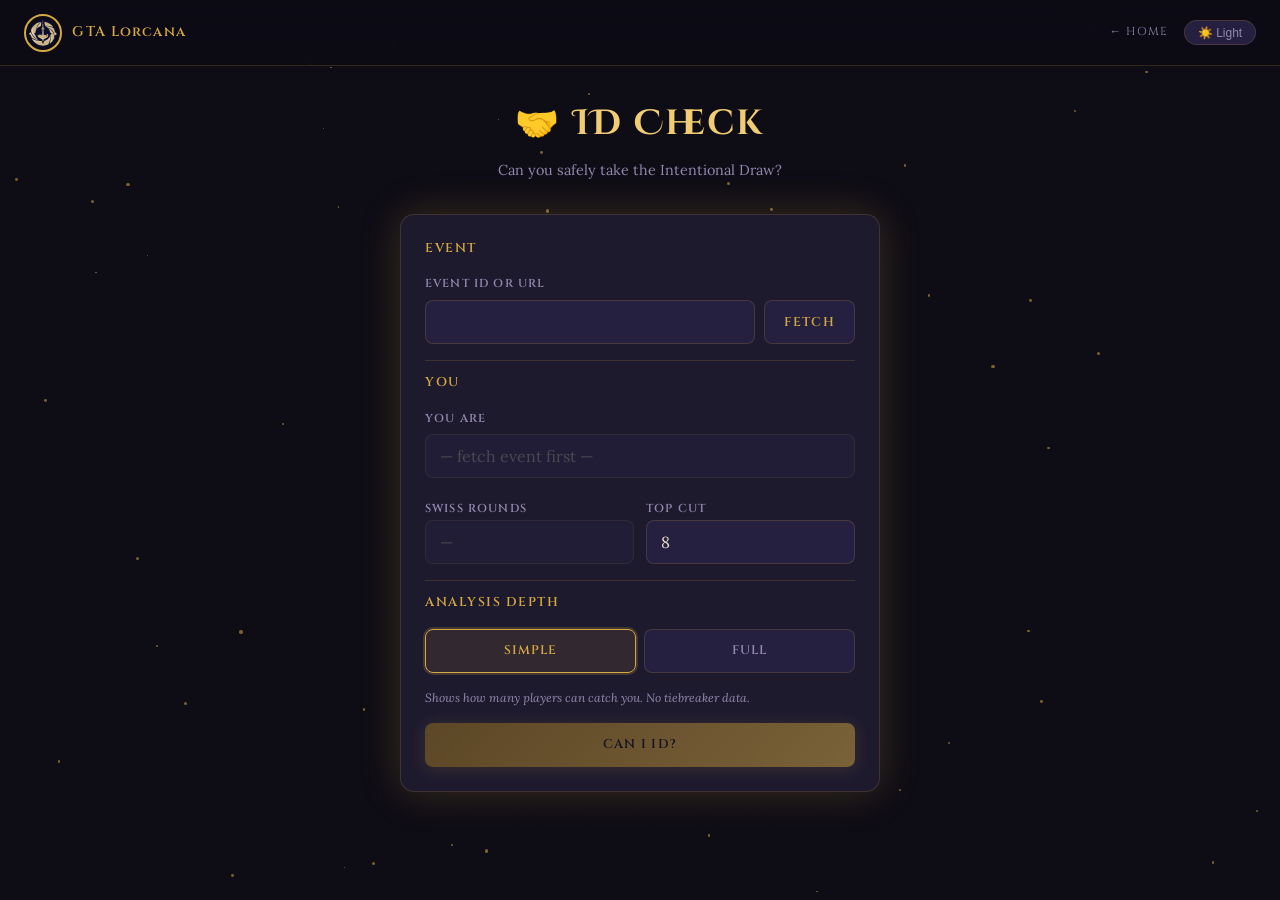
<file: id-check/index.html>
<!DOCTYPE html>
<html lang="en" data-theme="dark">
<head>
  <meta charset="UTF-8" />
  <meta name="viewport" content="width=device-width, initial-scale=1.0" />
  <meta property="og:title" content="ID Check — GTA Lorcana" />
  <meta property="og:description" content="Should you take the Intentional Draw? Find out instantly." />
  <meta property="og:image" content="https://www.gtalorcana.ca/gtalorcana-logo.svg" />
  <title>ID Check — GTA Lorcana</title>
  <link rel="icon" type="image/svg+xml" href="/gtalorcana-logo.svg" />
  <link rel="preconnect" href="https://fonts.googleapis.com" />
  <link rel="preconnect" href="https://fonts.gstatic.com" crossorigin />
  <link href="https://fonts.googleapis.com/css2?family=Cinzel+Decorative:wght@400;700&family=Cinzel:wght@400;600&family=Lora:ital,wght@0,400;0,500;1,400&display=swap" rel="stylesheet" />
  <style>
    /* ── TOKENS ──────────────────────────────────────────── */
    :root {
      --gold:       #d4a843;
      --gold-light: #f0cc74;
      --gold-dark:  #9a7520;
      --transition: 0.3s cubic-bezier(.4,0,.2,1);
    }
    [data-theme="dark"] {
      --bg:         #0d0b14;
      --bg2:        #13101e;
      --surface:    #1e1a2e;
      --surface2:   #262040;
      --border:     rgba(212,168,67,0.18);
      --text:       #e8dfc8;
      --text-muted: #9488b0;
      --heading:    #f0cc74;
      --glow:       rgba(212,168,67,0.22);
      --star:       rgba(212,168,67,0.55);
    }
    [data-theme="light"] {
      --bg:         #fdf6e3;
      --bg2:        #f5ead2;
      --surface:    #fff9ef;
      --surface2:   #fdf0d5;
      --border:     rgba(122,92,16,0.3);
      --text:       #3b2d1a;
      --text-muted: #5c4a2a;
      --heading:    #7a5c10;
      --glow:       rgba(122,92,16,0.12);
      --star:       rgba(122,92,16,0.45);
    }

    /* ── RESET ───────────────────────────────────────────── */
    *, *::before, *::after { box-sizing: border-box; margin: 0; padding: 0; }
    html { scroll-behavior: smooth; }
    body {
      font-family: 'Lora', Georgia, serif;
      background: var(--bg);
      color: var(--text);
      line-height: 1.6;
      overflow-x: hidden;
      min-height: 100vh;
      transition: background var(--transition), color var(--transition);
    }

    /* ── STARFIELD ───────────────────────────────────────── */
    #stars {
      position: fixed; inset: 0;
      pointer-events: none; z-index: 0; overflow: hidden;
    }
    .star {
      position: absolute; border-radius: 50%;
      background: var(--star);
      animation: twinkle var(--dur, 3s) ease-in-out infinite;
      animation-delay: var(--delay, 0s);
    }
    @keyframes twinkle {
      0%,100% { opacity: .1; transform: scale(1); }
      50%      { opacity: .85; transform: scale(1.4); }
    }
    [data-theme="light"] #stars { opacity: 0.35; }

    /* ── NOISE ───────────────────────────────────────────── */
    body::before {
      content: '';
      position: fixed; inset: 0; z-index: 1; pointer-events: none;
      background-image: url("data:image/svg+xml,%3Csvg viewBox='0 0 200 200' xmlns='http://www.w3.org/2000/svg'%3E%3Cfilter id='n'%3E%3CfeTurbulence type='fractalNoise' baseFrequency='0.9' numOctaves='4' stitchTiles='stitch'/%3E%3C/filter%3E%3Crect width='100%25' height='100%25' filter='url(%23n)' opacity='0.035'/%3E%3C/svg%3E");
      background-size: 180px; opacity: .6;
    }

    /* ── NAV ─────────────────────────────────────────────── */
    nav {
      position: fixed; top: 0; left: 0; right: 0; z-index: 100;
      display: flex; align-items: center; justify-content: space-between;
      padding: .85rem 1.5rem;
      background: rgba(13,11,20,0.75);
      backdrop-filter: blur(18px) saturate(1.4);
      border-bottom: 1px solid var(--border);
      transition: background var(--transition);
    }
    [data-theme="light"] nav { background: rgba(253,246,227,0.85); }

    .nav-logo {
      display: flex; align-items: center; gap: .65rem;
      text-decoration: none;
    }
    .nav-logo img {
      height: 38px; width: 38px; border-radius: 50%;
      border: 2px solid var(--gold); padding: 2px; object-fit: contain;
    }
    .nav-title {
      font-family: 'Cinzel', serif; font-size: .88rem; font-weight: 600;
      color: var(--gold); letter-spacing: .08em;
    }
    .nav-right { display: flex; align-items: center; gap: 1rem; }
    .nav-back {
      font-family: 'Cinzel', serif; font-size: .72rem; letter-spacing: .1em;
      text-decoration: none; color: var(--text-muted);
      text-transform: uppercase; transition: color .2s;
    }
    .nav-back:hover { color: var(--gold); }
    .theme-toggle {
      background: var(--surface2); border: 1px solid var(--border);
      border-radius: 999px; padding: .3rem .8rem; cursor: pointer;
      font-size: .75rem; color: var(--text-muted);
      transition: all .2s; display: flex; align-items: center; gap: .35rem;
    }
    .theme-toggle:hover { border-color: var(--gold); color: var(--gold); }

    /* ── PAGE LAYOUT ─────────────────────────────────────── */
    main {
      position: relative; z-index: 2;
      padding: 6rem 1rem 3rem;
      display: flex; flex-direction: column; align-items: center;
      gap: 1.5rem;
    }

    .page-header { text-align: center; margin-bottom: .5rem; }
    .page-header h1 {
      font-family: 'Cinzel Decorative', serif;
      font-size: clamp(1.6rem, 5vw, 2.2rem);
      color: var(--heading);
      letter-spacing: .06em;
    }
    .page-header p {
      color: var(--text-muted); font-size: .9rem; margin-top: .4rem;
    }

    /* ── CARD ────────────────────────────────────────────── */
    .card {
      width: 100%; max-width: 480px;
      background: var(--surface);
      border: 1px solid var(--border);
      border-radius: 14px;
      padding: 1.5rem;
      box-shadow: 0 0 40px var(--glow);
    }

    .card-title {
      font-family: 'Cinzel', serif; font-size: .8rem; font-weight: 600;
      letter-spacing: .12em; text-transform: uppercase;
      color: var(--gold); margin-bottom: 1rem;
    }

    /* ── FORM ELEMENTS ───────────────────────────────────── */
    .field { display: flex; flex-direction: column; gap: .4rem; margin-bottom: 1rem; }
    .field:last-child { margin-bottom: 0; }

    label {
      font-family: 'Cinzel', serif; font-size: .72rem; font-weight: 600;
      letter-spacing: .1em; text-transform: uppercase; color: var(--text-muted);
    }

    input, select {
      font-family: 'Lora', serif; font-size: 16px; /* prevents iOS zoom */
      background: var(--surface2); color: var(--text);
      border: 1px solid var(--border); border-radius: 8px;
      padding: .65rem .9rem; width: 100%;
      outline: none; transition: border-color .2s, box-shadow .2s;
      min-height: 44px;
      -webkit-appearance: none; appearance: none;
    }
    input:focus, select:focus {
      border-color: var(--gold);
      box-shadow: 0 0 0 3px rgba(212,168,67,0.15);
    }
    select {
      background-image: url("data:image/svg+xml,%3Csvg xmlns='http://www.w3.org/2000/svg' width='12' height='8' viewBox='0 0 12 8'%3E%3Cpath d='M1 1l5 5 5-5' stroke='%23d4a843' stroke-width='1.5' fill='none' stroke-linecap='round'/%3E%3C/svg%3E");
      background-repeat: no-repeat; background-position: right .9rem center;
      padding-right: 2.5rem;
    }
    input:disabled, select:disabled {
      opacity: .5; cursor: not-allowed;
    }

    .input-row { display: flex; gap: .6rem; }
    .input-row input { flex: 1; }

    /* ── BUTTONS ─────────────────────────────────────────── */
    .btn {
      font-family: 'Cinzel', serif; font-size: .8rem; font-weight: 600;
      letter-spacing: .1em; text-transform: uppercase;
      border: none; border-radius: 8px; cursor: pointer;
      padding: .65rem 1.2rem; min-height: 44px;
      transition: all .2s; white-space: nowrap;
    }
    .btn-secondary {
      background: var(--surface2); color: var(--gold);
      border: 1px solid var(--border);
    }
    .btn-secondary:hover:not(:disabled) { border-color: var(--gold); }
    .btn-primary {
      background: linear-gradient(135deg, var(--gold-dark), var(--gold));
      color: #0d0b14; width: 100%;
      box-shadow: 0 2px 16px rgba(212,168,67,0.3);
    }
    .btn-primary:hover:not(:disabled) {
      box-shadow: 0 4px 24px rgba(212,168,67,0.5);
      transform: translateY(-1px);
    }
    .btn-primary:active:not(:disabled) { transform: translateY(0); }
    .btn:disabled { opacity: .5; cursor: not-allowed; transform: none !important; }

    /* ── RADIO GROUP ─────────────────────────────────────── */
    .radio-group { display: flex; gap: .5rem; flex-wrap: wrap; }
    .radio-option {
      flex: 1; min-width: 80px;
      position: relative;
    }
    .radio-option input[type="radio"] { display: none; }
    .radio-option label {
      display: flex; align-items: center; justify-content: center;
      font-size: .78rem; padding: .55rem .4rem; min-height: 44px;
      background: var(--surface2); border: 1px solid var(--border);
      border-radius: 8px; cursor: pointer;
      transition: all .2s; text-transform: uppercase; letter-spacing: .08em;
      text-align: center; line-height: 1.2;
    }
    .radio-option input:checked + label {
      border-color: var(--gold); color: var(--gold);
      background: rgba(212,168,67,0.1);
      box-shadow: 0 0 0 2px rgba(212,168,67,0.2);
    }

    /* ── EVENT INFO STRIP ────────────────────────────────── */
    .event-info {
      background: var(--surface2); border: 1px solid var(--border);
      border-radius: 8px; padding: .75rem 1rem;
      font-size: .85rem; display: none; flex-direction: column; gap: .2rem;
    }
    .event-info.visible { display: flex; }
    .event-info-name {
      font-family: 'Cinzel', serif; font-size: .88rem; color: var(--heading);
    }
    .event-info-meta { color: var(--text-muted); font-size: .8rem; }

    /* ── DIVIDER ─────────────────────────────────────────── */
    .divider {
      border: none; border-top: 1px solid var(--border); margin: .75rem 0;
    }

    /* ── SPINNER ─────────────────────────────────────────── */
    .spinner {
      width: 28px; height: 28px; border-radius: 50%;
      border: 3px solid rgba(212,168,67,0.2);
      border-top-color: var(--gold);
      animation: spin .7s linear infinite;
      margin: 1.5rem auto;
    }
    @keyframes spin { to { transform: rotate(360deg); } }

    /* ── RESULT CARD ─────────────────────────────────────── */
    #result { display: none; }
    #result.visible { display: block; }

    .result-header {
      text-align: center; margin-bottom: 1.25rem;
    }
    .result-name {
      font-family: 'Cinzel', serif; font-size: 1.1rem; color: var(--heading);
    }
    .result-record {
      color: var(--text-muted); font-size: .85rem; margin-top: .2rem;
    }

    .verdict-block { margin-bottom: 1rem; }
    .verdict-label {
      font-family: 'Cinzel', serif; font-size: .72rem; letter-spacing: .1em;
      text-transform: uppercase; color: var(--text-muted); margin-bottom: .4rem;
    }
    .verdict-badge {
      display: flex; align-items: center; gap: .6rem;
      padding: .7rem 1rem; border-radius: 8px; font-weight: 600;
      font-size: 1rem; margin-bottom: .3rem;
    }
    .verdict-badge.safe    { background: rgba(34,197,94,.12);  color: #22c55e; border: 1px solid rgba(34,197,94,.3); }
    .verdict-badge.risky   { background: rgba(245,158,11,.12); color: #f59e0b; border: 1px solid rgba(245,158,11,.3); }
    .verdict-badge.unsafe  { background: rgba(239,68,68,.12);  color: #ef4444; border: 1px solid rgba(239,68,68,.3); }
    .verdict-detail { font-size: .82rem; color: var(--text-muted); padding: 0 .2rem; }

    /* ── TIEBREAKER TABLE ────────────────────────────────── */
    .tb-row {
      display: flex; justify-content: space-between;
      font-size: .8rem; padding: .25rem 0;
      border-bottom: 1px solid var(--border);
    }
    .tb-row:last-child { border-bottom: none; }
    .tb-key { color: var(--text-muted); }
    .tb-val { color: var(--text); font-variant-numeric: tabular-nums; }

    /* ── DANGER LIST ─────────────────────────────────────── */
    .section-label {
      font-family: 'Cinzel', serif; font-size: .72rem; letter-spacing: .12em;
      text-transform: uppercase; color: var(--text-muted);
      margin-bottom: .6rem; display: flex; align-items: center; gap: .5rem;
    }
    .section-label::after {
      content: ''; flex: 1; height: 1px; background: var(--border);
    }

    .danger-player {
      display: flex; align-items: center; justify-content: space-between;
      padding: .55rem .6rem; border-radius: 6px;
      margin-bottom: .35rem; background: var(--surface2);
      font-size: .82rem; gap: .5rem;
    }
    .danger-player:last-child { margin-bottom: 0; }
    .dp-name { flex: 1; font-family: 'Cinzel', serif; font-size: .8rem; color: var(--text); }
    .dp-pts  { color: var(--text-muted); font-size: .75rem; white-space: nowrap; }
    .dp-icon { font-size: 1.1rem; flex-shrink: 0; }

    /* ── CAVEAT ──────────────────────────────────────────── */
    .caveat {
      font-size: .75rem; color: var(--text-muted); font-style: italic;
      text-align: center; margin-top: .75rem;
    }

    /* ── AUTOCOMPLETE ────────────────────────────────────── */
    .autocomplete-wrap { position: relative; }
    .autocomplete-list {
      display: none;
      position: absolute; left: 0; right: 0; top: calc(100% + 2px);
      background: var(--surface2); border: 1px solid var(--gold);
      border-radius: 8px; z-index: 50;
      max-height: 220px; overflow-y: auto;
    }
    .autocomplete-list.open { display: block; }
    .autocomplete-item {
      padding: .6rem .9rem; font-family: 'Lora', serif; font-size: .88rem;
      cursor: pointer; color: var(--text);
    }
    .autocomplete-item:hover, .autocomplete-item.active {
      background: rgba(212,168,67,0.15); color: var(--gold);
    }
    .autocomplete-item.no-match {
      color: var(--text-muted); font-style: italic; cursor: default;
    }
    .autocomplete-item.no-match:hover { background: none; color: var(--text-muted); }

    /* ── FULL+ ───────────────────────────────────────────── */
    .sim-stat {
      display: flex; justify-content: space-between; align-items: baseline;
      padding: .3rem 0; border-bottom: 1px solid var(--border);
      font-size: .82rem;
    }
    .sim-stat:last-child { border-bottom: none; }
    .sim-key { color: var(--text-muted); }
    .sim-val { color: var(--text); font-variant-numeric: tabular-nums; }
    .sim-val.highlight { color: var(--gold); font-weight: 600; }

    .root-for {
      margin-top: .75rem;
      font-size: .8rem;
    }
    .root-for-label {
      font-family: 'Cinzel', serif; font-size: .72rem; letter-spacing: .1em;
      text-transform: uppercase; color: var(--text-muted); margin-bottom: .4rem;
    }
    .root-for-item {
      padding: .3rem .5rem; background: var(--surface2);
      border-radius: 5px; margin-bottom: .3rem;
      font-size: .8rem; color: var(--text);
    }

    /* ── ADVANCED SETTINGS ───────────────────────────────── */
    .advanced-settings { margin-top: .75rem; display: none; }
    .advanced-settings.visible { display: block; }
    .advanced-toggle {
      background: none; border: none; cursor: pointer;
      font-family: 'Cinzel', serif; font-size: .72rem;
      letter-spacing: .1em; text-transform: uppercase;
      color: var(--text-muted); padding: 0;
      display: flex; align-items: center; gap: .4rem;
    }
    .advanced-toggle:hover { color: var(--gold); }
    .advanced-body {
      display: none; margin-top: .65rem;
      background: var(--surface2); border: 1px solid var(--border);
      border-radius: 8px; padding: .75rem 1rem;
    }
    .advanced-body.open { display: block; }
    .adv-row {
      display: flex; align-items: center; justify-content: space-between;
      gap: .5rem; margin-bottom: .55rem; font-size: .8rem;
    }
    .adv-row:last-child { margin-bottom: 0; }
    .adv-label { color: var(--text-muted); flex: 1; }
    .adv-input-wrap { display: flex; align-items: center; gap: .25rem; }
    .adv-input {
      width: 58px; text-align: right;
      font-family: 'Lora', serif; font-size: .8rem;
      background: var(--surface); color: var(--text);
      border: 1px solid var(--border); border-radius: 5px;
      padding: .3rem .4rem; outline: none;
    }
    .adv-input:focus { border-color: var(--gold); }
    .adv-input:disabled { opacity: .45; }
    .adv-unit { font-size: .75rem; color: var(--text-muted); }
    .adv-check-label {
      display: flex; align-items: center; gap: .4rem;
      font-size: .78rem; color: var(--text-muted);
      cursor: pointer; letter-spacing: normal; text-transform: none;
    }

    /* ── PROGRESS BAR ────────────────────────────────────── */
    .sim-progress { margin-bottom: .6rem; }
    .sim-progress-text { font-size: .75rem; color: var(--text-muted); margin-bottom: .3rem; }
    .sim-progress-bar {
      height: 5px; background: var(--surface2);
      border-radius: 3px; overflow: hidden;
    }
    .sim-progress-fill {
      height: 100%; background: var(--gold);
      border-radius: 3px; transition: width .4s ease;
    }

    /* ── STALENESS / REFRESH ─────────────────────────────── */
    .sim-footer {
      display: flex; justify-content: space-between; align-items: center;
      margin-top: .75rem; gap: .5rem;
    }
    .staleness { font-size: .72rem; color: var(--text-muted); font-style: italic; }
    .staleness.warn { color: #f59e0b; }
    .btn-refresh {
      font-family: 'Cinzel', serif; font-size: .7rem; letter-spacing: .08em;
      text-transform: uppercase; background: var(--surface2);
      border: 1px solid var(--border); border-radius: 6px;
      padding: .3rem .7rem; cursor: pointer; color: var(--text-muted);
      white-space: nowrap; flex-shrink: 0;
    }
    .btn-refresh:hover { border-color: var(--gold); color: var(--gold); }

    /* ── ERROR ───────────────────────────────────────────── */
    .error-msg {
      background: rgba(239,68,68,.1); border: 1px solid rgba(239,68,68,.3);
      border-radius: 8px; padding: .65rem .9rem;
      font-size: .82rem; color: #ef4444; display: none;
    }
    .error-msg.visible { display: block; }
  </style>
</head>
<body>

<!-- Starfield -->
<div id="stars"></div>

<!-- Nav -->
<nav>
  <a class="nav-logo" href="/">
    <img src="/gtalorcana-logo.svg" alt="GTA Lorcana" onerror="this.style.display='none'" />
    <span class="nav-title">GTA Lorcana</span>
  </a>
  <div class="nav-right">
    <a class="nav-back" href="/">← Home</a>
    <button class="theme-toggle" id="themeToggle">☀️ Light</button>
  </div>
</nav>

<main>
  <div class="page-header">
    <h1>🤝 ID Check</h1>
    <p>Can you safely take the Intentional Draw?</p>
  </div>

  <!-- Form Card -->
  <div class="card">
    <div class="card-title">Event</div>

    <div class="field">
      <label for="eventId">Event ID or URL</label>
      <div class="input-row">
        <input type="text" id="eventId" autocomplete="off" />
        <button class="btn btn-secondary" id="fetchBtn" onclick="fetchEvent()">Fetch</button>
      </div>
    </div>

    <div class="event-info" id="eventInfo">
      <span class="event-info-name" id="eventName">—</span>
      <span class="event-info-meta" id="eventMeta">—</span>
    </div>

    <div class="error-msg" id="fetchError"></div>

    <hr class="divider" />
    <div class="card-title">You</div>

    <div class="field">
      <label for="playerSearch">You are</label>
      <div class="autocomplete-wrap" id="playerWrap">
        <input type="text" id="playerSearch" placeholder="— fetch event first —"
               autocomplete="off" disabled />
        <div class="autocomplete-list" id="playerList"></div>
      </div>
      <input type="hidden" id="playerSelect" />
    </div>

    <div class="field" style="flex-direction: row; gap: .75rem;">
      <div style="flex: 1;">
        <label for="totalRounds">Swiss Rounds</label>
        <input type="number" id="totalRounds" min="1" max="20" value="" placeholder="—" disabled />
      </div>
      <div style="flex: 1;">
        <label for="topCut">Top Cut</label>
        <input type="number" id="topCut" min="1" max="256" value="8" />
      </div>
    </div>

    <hr class="divider" />
    <div class="card-title">Analysis Depth</div>

    <div class="field">
      <div class="radio-group">
        <div class="radio-option">
          <input type="radio" name="depth" id="depthSimple" value="simple" checked />
          <label for="depthSimple">Simple</label>
        </div>
        <div class="radio-option">
          <input type="radio" name="depth" id="depthFull" value="full" />
          <label for="depthFull">Full</label>
        </div>
      </div>
      <div id="depthNote" style="display:none; font-size:.75rem; color:var(--text-muted); margin-top:.5rem; font-style:italic;"></div>
    </div>

    <div class="advanced-settings" id="advancedSettings">
      <button class="advanced-toggle" type="button" onclick="toggleAdvanced()">
        ⚙️ Advanced Settings <span id="advArrow">▶</span>
      </button>
      <div class="advanced-body" id="advancedBody">
        <div class="adv-row">
          <span class="adv-label">Top table ID rate</span>
          <div class="adv-input-wrap">
            <input class="adv-input" type="number" id="advLockedRate" min="0" max="100" value="90" />
            <span class="adv-unit">%</span>
          </div>
        </div>
        <div class="adv-row">
          <span class="adv-label">Seeding matters</span>
          <label class="adv-check-label">
            <input type="checkbox" id="advSeeding" onchange="handleSeedingChange()" />
            bracket position affects top cut
          </label>
        </div>
        <div class="adv-row">
          <span class="adv-label">Bubble ID rate</span>
          <div class="adv-input-wrap">
            <input class="adv-input" type="number" id="advBubbleRate" min="0" max="100" value="3" />
            <span class="adv-unit">%</span>
          </div>
        </div>
        <div class="adv-row">
          <span class="adv-label">Monte Carlo samples</span>
          <div class="adv-input-wrap">
            <input class="adv-input" type="number" id="advMcSamples" min="100" max="10000" value="1000" style="width:70px;" />
          </div>
        </div>
      </div>
    </div>

    <div class="error-msg" id="analyzeError"></div>

    <div style="margin-top: 1rem;">
      <button class="btn btn-primary" id="analyzeBtn" onclick="runAnalysis()" disabled>
        Can I ID?
      </button>
    </div>
  </div>

  <!-- Loading -->
  <div id="loading" style="display:none; width:100%; max-width:480px;">
    <div class="spinner"></div>
  </div>

  <!-- Result Card -->
  <div class="card" id="result">
    <div class="result-header">
      <div class="result-name" id="resName">—</div>
      <div class="result-record" id="resRecord">—</div>
    </div>

    <!-- ID one round -->
    <div class="verdict-block">
      <div class="verdict-label">ID this round</div>
      <div class="verdict-badge" id="verdict1Badge">—</div>
      <div class="verdict-detail" id="verdict1Detail">—</div>
    </div>

    <!-- ID two rounds -->
    <div class="verdict-block" id="verdict2Block">
      <div class="verdict-label">ID this AND next round</div>
      <div class="verdict-badge" id="verdict2Badge">—</div>
      <div class="verdict-detail" id="verdict2Detail">—</div>
    </div>

    <!-- Tiebreakers (hidden in simple mode) -->
    <div id="tbSection" style="display:none;">
      <hr class="divider" />
      <div class="section-label">Your Tiebreakers</div>
      <div id="tbRows"></div>
    </div>

    <!-- Danger players -->
    <div id="dangerSection" style="display:none; margin-top: 1rem;">
      <div class="section-label">Danger Players</div>
      <div id="dangerList"></div>
    </div>

    <!-- Caveat -->
    <div class="caveat" id="caveatText" style="display:none;"></div>

    <!-- Simulation result -->
    <div id="fullPlusSection" style="display:none; margin-top: 1rem;">
      <hr class="divider" />
      <div class="section-label">Simulation</div>
      <div class="sim-progress" id="simProgress" style="display:none;">
        <div class="sim-progress-text" id="simProgressText"></div>
        <div class="sim-progress-bar">
          <div class="sim-progress-fill" id="simProgressFill" style="width:0%"></div>
        </div>
      </div>
      <div id="fullPlusBody"></div>
      <div class="sim-footer" id="simFooter" style="display:none;">
        <span class="staleness" id="stalenessEl"></span>
        <button class="btn-refresh" onclick="refreshAnalysis()">🔄 Refresh</button>
      </div>
    </div>

    <hr class="divider" style="margin-top: 1rem;" />
    <button class="btn btn-secondary" style="width:100%;" onclick="resetForm()">
      Start Over
    </button>
  </div>
</main>

<script>
  // ── Config ──────────────────────────────────────────────
  const isLocal = location.hostname === 'localhost' || location.hostname === '127.0.0.1';
  const WORKER = isLocal ? 'http://localhost:8787' : 'https://api.gtalorcana.ca';

  // ── State ───────────────────────────────────────────────
  let eventData = null;

  // ── Starfield ───────────────────────────────────────────
  (function () {
    const container = document.getElementById('stars');
    for (let i = 0; i < 60; i++) {
      const s = document.createElement('div');
      s.className = 'star';
      const size = Math.random() * 2.5 + 1;
      s.style.cssText = `
        width:${size}px; height:${size}px;
        top:${Math.random()*100}%; left:${Math.random()*100}%;
        --dur:${(Math.random()*4+2).toFixed(1)}s;
        --delay:-${(Math.random()*5).toFixed(1)}s;
      `;
      container.appendChild(s);
    }
  })();

  // ── Theme toggle ─────────────────────────────────────────
  const html = document.documentElement;
  const themeBtn = document.getElementById('themeToggle');
  themeBtn.addEventListener('click', () => {
    const isDark = html.dataset.theme === 'dark';
    html.dataset.theme = isDark ? 'light' : 'dark';
    themeBtn.textContent = isDark ? '🌙 Dark' : '☀️ Light';
  });

  // ── Player autocomplete ──────────────────────────────────
  let playerData = []; // [{ id, name }]
  let selectedPlayerId = null;

  const playerSearch = document.getElementById('playerSearch');
  const playerList  = document.getElementById('playerList');
  const playerHidden = document.getElementById('playerSelect');

  function populatePlayers(players) {
    playerData = players;
    playerSearch.disabled = false;
    playerSearch.placeholder = 'Type your name…';
    selectedPlayerId = null;
    playerHidden.value = '';
    playerList.innerHTML = '';
    playerList.classList.remove('open');
  }

  function renderList(query) {
    const q = query.toLowerCase();
    const filtered = q
      ? playerData.filter(p => p.name.toLowerCase().includes(q))
      : playerData;

    playerList.innerHTML = '';
    if (filtered.length === 0) {
      playerList.innerHTML = '<div class="autocomplete-item no-match">No players found</div>';
    } else {
      filtered.forEach(p => {
        const item = document.createElement('div');
        item.className = 'autocomplete-item';
        item.textContent = p.name;
        item.addEventListener('mousedown', e => {
          e.preventDefault();
          selectPlayer(p);
        });
        playerList.appendChild(item);
      });
    }
    playerList.classList.add('open');
  }

  function selectPlayer(p) {
    selectedPlayerId = p.id;
    playerHidden.value = p.id;
    playerSearch.value = p.name;
    playerList.classList.remove('open');
    document.getElementById('analyzeBtn').disabled = false;
  }

  playerSearch.addEventListener('input', () => {
    selectedPlayerId = null;
    playerHidden.value = '';
    document.getElementById('analyzeBtn').disabled = true;
    if (playerData.length > 0) renderList(playerSearch.value);
  });
  playerSearch.addEventListener('focus', () => {
    if (playerData.length > 0) renderList(playerSearch.value);
  });
  playerSearch.addEventListener('blur', () => {
    // Delay so mousedown on item fires first
    setTimeout(() => playerList.classList.remove('open'), 150);
  });

  // Close on outside click
  document.addEventListener('click', e => {
    if (!document.getElementById('playerWrap').contains(e.target)) {
      playerList.classList.remove('open');
    }
  });

  // ── Depth note ───────────────────────────────────────────
  const DEPTH_NOTES = {
    'simple': 'Shows how many players can catch you. No tiebreaker data.',
    'full':   'Computes exact tiebreakers from match history. Simulates all current round outcomes when pairings are available. Updates as results come in.',
  };
  function updateDepthNote() {
    const val = document.querySelector('input[name="depth"]:checked')?.value;
    const noteEl = document.getElementById('depthNote');
    if (val && DEPTH_NOTES[val]) {
      noteEl.textContent = DEPTH_NOTES[val];
      noteEl.style.display = 'block';
    } else {
      noteEl.style.display = 'none';
    }
    const advSection = document.getElementById('advancedSettings');
    if (advSection) advSection.classList.toggle('visible', val === 'full');
  }
  document.querySelectorAll('input[name="depth"]').forEach(radio => {
    radio.addEventListener('change', updateDepthNote);
  });
  updateDepthNote();

  // ── Advanced Settings ────────────────────────────────────
  function toggleAdvanced() {
    const body = document.getElementById('advancedBody');
    const arrow = document.getElementById('advArrow');
    const isOpen = body.classList.toggle('open');
    arrow.textContent = isOpen ? '▼' : '▶';
  }
  function handleSeedingChange() {
    const seeding = document.getElementById('advSeeding').checked;
    const lockedInput = document.getElementById('advLockedRate');
    lockedInput.value = seeding ? 40 : 90;
    lockedInput.disabled = seeding;
  }

  // ── Staleness timer ──────────────────────────────────────
  let stalenessTimer = null;
  let lastFetchTime = null;

  function startStalenessTimer() {
    stopStalenessTimer();
    lastFetchTime = Date.now();
    updateStaleness();
    stalenessTimer = setInterval(updateStaleness, 10000);
  }
  function stopStalenessTimer() {
    if (stalenessTimer) { clearInterval(stalenessTimer); stalenessTimer = null; }
  }
  function updateStaleness() {
    const el = document.getElementById('stalenessEl');
    if (!el || !lastFetchTime) return;
    const secs = Math.floor((Date.now() - lastFetchTime) / 1000);
    if (secs < 30) {
      el.textContent = '';
      el.className = 'staleness';
    } else if (secs < 120) {
      el.textContent = `⏱ Results from ${secs}s ago`;
      el.className = 'staleness';
    } else {
      el.textContent = `⏱ ${Math.floor(secs / 60)}m ago — consider refreshing`;
      el.className = 'staleness warn';
    }
  }

  // ── Refresh ──────────────────────────────────────────────
  function refreshAnalysis() { runAnalysis(); }

  // ── Enter key on event ID field ──────────────────────────
  document.getElementById('eventId').addEventListener('keydown', e => {
    if (e.key === 'Enter') fetchEvent();
  });

  // ── Parse event ID from raw number or URL ────────────────
  function parseEventId(raw) {
    const s = raw.trim();
    if (/^\d+$/.test(s)) return s;
    // Extract trailing numeric segment from a URL path
    const m = s.match(/\/(\d+)\/?$/);
    return m ? m[1] : null;
  }

  // ── Fetch Event ──────────────────────────────────────────
  async function fetchEvent() {
    const id = parseEventId(document.getElementById('eventId').value);
    if (!id) {
      showError('fetchError', 'Please enter a valid event ID or paste the event URL.');
      return;
    }

    const fetchBtn = document.getElementById('fetchBtn');
    fetchBtn.disabled = true;
    fetchBtn.textContent = '…';
    clearError('fetchError');
    hideEventInfo();

    try {
      const res = await fetch(`${WORKER}/id-check/event?id=${id}`);
      const data = await res.json();
      if (!res.ok) { showError('fetchError', data.error ?? 'Unknown error.'); return; }

      eventData = data;

      // Populate event info strip
      document.getElementById('eventName').textContent = data.event_name;
      document.getElementById('eventMeta').textContent =
        `${data.player_count} players · Round ${data.current_round} of ${data.total_swiss_rounds}`;
      document.getElementById('eventInfo').classList.add('visible');

      // Populate fields
      document.getElementById('totalRounds').value = data.total_swiss_rounds;
      document.getElementById('totalRounds').disabled = false;

      populatePlayers(data.players);
    } catch (e) {
      showError('fetchError', 'Network error — is the worker running?');
    } finally {
      fetchBtn.disabled = false;
      fetchBtn.textContent = 'Fetch';
    }
  }

  // ── Run Analysis ─────────────────────────────────────────
  async function runAnalysis() {
    clearError('analyzeError');

    const playerId = selectedPlayerId;
    const totalRounds = parseInt(document.getElementById('totalRounds').value, 10);
    const topCut = parseInt(document.getElementById('topCut').value, 10);
    const depth = document.querySelector('input[name="depth"]:checked')?.value ?? 'full';

    if (!eventData)   { showError('analyzeError', 'Fetch an event first.'); return; }
    if (!playerId)    { showError('analyzeError', 'Please select yourself from the list.'); return; }
    if (!totalRounds || totalRounds < 1) { showError('analyzeError', 'Total rounds must be at least 1.'); return; }
    if (!topCut || topCut < 1)           { showError('analyzeError', 'Top cut must be at least 1.'); return; }

    document.getElementById('result').classList.remove('visible');
    document.getElementById('loading').style.display = 'block';
    document.getElementById('analyzeBtn').disabled = true;

    const lockedIdRate = parseFloat(document.getElementById('advLockedRate')?.value ?? 90) / 100;
    const bubbleIdRate = parseFloat(document.getElementById('advBubbleRate')?.value ?? 3) / 100;
    const mcSamples = parseInt(document.getElementById('advMcSamples')?.value ?? 1000, 10) || 1000;

    try {
      const res = await fetch(`${WORKER}/id-check/analyze`, {
        method: 'POST',
        headers: { 'Content-Type': 'application/json' },
        body: JSON.stringify({
          event_id: eventData.event_id,
          total_swiss_rounds: totalRounds,
          top_cut: topCut,
          player_id: playerId,
          depth,
          locked_id_rate: lockedIdRate,
          bubble_id_rate: bubbleIdRate,
          monte_carlo_samples: mcSamples,
        }),
      });
      const data = await res.json();
      if (!res.ok) {
        showError('analyzeError', data.error ?? 'Unknown error.');
        return;
      }

      renderResult(data);
      document.getElementById('result').scrollIntoView({ behavior: 'smooth', block: 'nearest' });
    } catch (e) {
      showError('analyzeError', 'Network error — is the worker running?');
    } finally {
      document.getElementById('loading').style.display = 'none';
      document.getElementById('analyzeBtn').disabled = false;
    }
  }

  // ── Render Result ─────────────────────────────────────────
  function renderResult(d) {
    document.getElementById('resName').textContent = d.player_name;
    document.getElementById('resRecord').textContent =
      `${d.current_record} · ${d.current_points} pts · ${d.rounds_remaining} round(s) remaining`;

    renderVerdict('verdict1Badge', 'verdict1Detail', d.id_one_round, d.top_cut);
    const v2block = document.getElementById('verdict2Block');
    if (d.id_two_rounds) {
      v2block.style.display = '';
      renderVerdict('verdict2Badge', 'verdict2Detail', d.id_two_rounds, d.top_cut);
    } else {
      v2block.style.display = 'none';
    }

    // Tiebreakers
    const tbSection = document.getElementById('tbSection');
    if (d.your_tiebreakers) {
      tbSection.style.display = 'block';
      const tb = d.your_tiebreakers;
      const rows = [
        ['OMW%', pct(tb.omw_pct)],
        tb.gw_pct != null ? ['GW%', pct(tb.gw_pct)] : null,
        ['OGW%', pct(tb.ogw_pct)],
      ].filter(Boolean);
      document.getElementById('tbRows').innerHTML = rows.map(([k, v]) =>
        `<div class="tb-row"><span class="tb-key">${k}</span><span class="tb-val">${v}</span></div>`
      ).join('');
    } else {
      tbSection.style.display = 'none';
    }

    // Danger players
    const dangerSection = document.getElementById('dangerSection');
    const dangerList = document.getElementById('dangerList');
    if (d.danger_players && d.danger_players.length > 0) {
      dangerSection.style.display = 'block';
      dangerList.innerHTML = d.danger_players.map(p => {
        const icon = tbIcon(p.tiebreaker_vs_you);
        const pts = `${p.current_points}pts → ${p.max_possible_points}pts`;
        return `
          <div class="danger-player">
            <span class="dp-name">${esc(p.name)}</span>
            <span class="dp-pts">${pts}</span>
            <span class="dp-icon" title="${tbTitle(p.tiebreaker_vs_you)}">${icon}</span>
          </div>`;
      }).join('');
    } else {
      dangerSection.style.display = 'none';
    }

    // Caveat
    const caveatEl = document.getElementById('caveatText');
    if (d.caveat) {
      caveatEl.textContent = d.caveat;
      caveatEl.style.display = 'block';
    } else {
      caveatEl.style.display = 'none';
    }

    // Simulation section (Full mode)
    const fpSection = document.getElementById('fullPlusSection');
    if (d.depth === 'full') {
      fpSection.style.display = 'block';
      if (d.simulation) {
        renderFullPlus(d.simulation, d.top_cut);
      } else {
        document.getElementById('simProgress').style.display = 'none';
        document.getElementById('simFooter').style.display = 'none';
        document.getElementById('fullPlusBody').innerHTML =
          '<div style="font-size:.8rem; color:var(--text-muted); font-style:italic;">Pairings not yet posted — check back once the organizer generates round pairings.</div>';
      }
    } else {
      fpSection.style.display = 'none';
    }

    document.getElementById('result').classList.add('visible');
  }

  function renderFullPlus(fp, topCut) {
    // Progress bar
    const totalMatches = (fp.known_results ?? 0) + (fp.unknown_results ?? 0);
    const simProgress = document.getElementById('simProgress');
    if (totalMatches > 0) {
      const fillPct = Math.round((fp.known_results / totalMatches) * 100);
      document.getElementById('simProgressText').textContent =
        `${fp.known_results} of ${totalMatches} matches complete`;
      document.getElementById('simProgressFill').style.width = `${fillPct}%`;
      simProgress.style.display = 'block';
    } else {
      simProgress.style.display = 'none';
    }

    // Staleness + refresh footer
    document.getElementById('simFooter').style.display = 'flex';
    startStalenessTimer();

    const isMC = fp.simulation_mode === 'monte_carlo';
    const pct = fp.makes_cut_pct;
    const verdictColour = pct >= 75 ? '#22c55e' : pct >= 50 ? '#f59e0b' : '#ef4444';

    const scenarioLabel = isMC
      ? `Sampled ${fp.total_scenarios.toLocaleString()} of ~3<sup>${fp.unknown_results}</sup> cases`
      : `Checked all ${fp.total_scenarios.toLocaleString()} scenarios`;

    const cutLine = isMC
      ? `${fp.makes_cut_scenarios.toLocaleString()} of ${fp.total_scenarios.toLocaleString()} <span style="color:${verdictColour}">✅ you make top ${topCut}</span><br><small style="color:var(--text-muted)">(~${pct}% ± ${fp.margin_of_error_pct}%)</small>`
      : `${fp.makes_cut_scenarios.toLocaleString()} of ${fp.total_scenarios.toLocaleString()} <span style="color:${verdictColour}">✅ you make top ${topCut}</span>`;

    let html = `
      <div class="sim-stat"><span class="sim-key">${scenarioLabel}</span></div>
      <div class="sim-stat"><span class="sim-key">${cutLine}</span></div>
      <div class="sim-stat"><span class="sim-key">Best case</span><span class="sim-val highlight">Rank ${fp.best_rank ?? '—'}</span></div>
      <div class="sim-stat"><span class="sim-key">Worst case</span><span class="sim-val">Rank ${fp.worst_rank ?? '—'}</span></div>
    `;

    if (isMC && fp.unknown_results) {
      html += `<div class="sim-stat"><span class="sim-key" style="color:var(--text-muted);font-style:italic;">${fp.unknown_results} matches still in play — too many to check exhaustively</span></div>`;
    }

    if (fp.best_scenario && fp.best_scenario.length > 0) {
      html += `<div class="root-for"><div class="root-for-label">Root for</div>`;
      for (const s of fp.best_scenario) {
        if (s.type === 'draw') {
          html += `<div class="root-for-item">🙏 ${esc(s.players[0])} &amp; ${esc(s.players[1])} to draw</div>`;
        } else {
          html += `<div class="root-for-item">🙏 ${esc(s.winner)} to beat ${esc(s.loser)}</div>`;
        }
      }
      html += `</div>`;
    }

    document.getElementById('fullPlusBody').innerHTML = html;
  }

  function renderVerdict(badgeId, detailId, scenario, topCut) {
    const badge = document.getElementById(badgeId);
    const detail = document.getElementById(detailId);
    badge.className = `verdict-badge ${scenario.verdict}`;

    const icons = { safe: '✅', risky: '⚠️', unsafe: '❌' };
    const labels = { safe: 'SAFE', risky: 'RISKY', unsafe: 'UNSAFE' };
    badge.innerHTML = `<span>${icons[scenario.verdict]}</span><span>${labels[scenario.verdict]}</span>`;

    const n = scenario.danger_count;
    const playerWord = n === 1 ? 'player' : 'players';
    if (scenario.verdict === 'safe') {
      detail.textContent = `${n} ${playerWord} can catch you. Top ${topCut} cut — you're in.`;
    } else if (scenario.verdict === 'risky') {
      detail.textContent = `${n} ${playerWord} can catch you. Exactly on the bubble — tiebreakers decide.`;
    } else {
      detail.textContent = `${n} ${playerWord} can catch you. Too many — reconsider the ID.`;
    }
  }

  function tbIcon(tiebreaker) {
    if (tiebreaker === 'wins')     return '😰'; // they beat you
    if (tiebreaker === 'loses')    return '😌'; // you beat them
    if (tiebreaker === 'too_close') return '😬';
    return '❓';
  }
  function tbTitle(tiebreaker) {
    if (tiebreaker === 'wins')      return 'They beat you on tiebreakers';
    if (tiebreaker === 'loses')     return 'You beat them on tiebreakers';
    if (tiebreaker === 'too_close') return 'Too close to call';
    return 'Unknown (Simple mode)';
  }

  function pct(v) { return v != null ? (v * 100).toFixed(1) + '%' : '—'; }
  function esc(s) { return s.replace(/[&<>"']/g, c => ({'&':'&amp;','<':'&lt;','>':'&gt;','"':'&quot;',"'":'&#39;'}[c])); }

  // ── Reset ────────────────────────────────────────────────
  function resetForm() {
    stopStalenessTimer();
    lastFetchTime = null;
    document.getElementById('result').classList.remove('visible');
    document.getElementById('fullPlusSection').style.display = 'none';
    playerData = [];
    selectedPlayerId = null;
    playerSearch.value = '';
    playerSearch.placeholder = '— fetch event first —';
    playerSearch.disabled = true;
    playerList.classList.remove('open');
    document.getElementById('eventId').value = '';
    document.getElementById('eventId').focus();
    clearError('fetchError');
    clearError('analyzeError');
    hideEventInfo();
    eventData = null;
    const sel = document.getElementById('playerSelect');
    sel.innerHTML = '<option value="">— fetch event first —</option>';
    sel.disabled = true;
    document.getElementById('totalRounds').value = '';
    document.getElementById('totalRounds').disabled = true;
    document.getElementById('analyzeBtn').disabled = true;
  }

  // ── Helpers ──────────────────────────────────────────────
  function showError(id, msg) {
    const el = document.getElementById(id);
    el.textContent = msg;
    el.classList.add('visible');
  }
  function clearError(id) {
    const el = document.getElementById(id);
    el.textContent = '';
    el.classList.remove('visible');
  }
  function hideEventInfo() {
    document.getElementById('eventInfo').classList.remove('visible');
  }
</script>
</body>
</html>
</file>
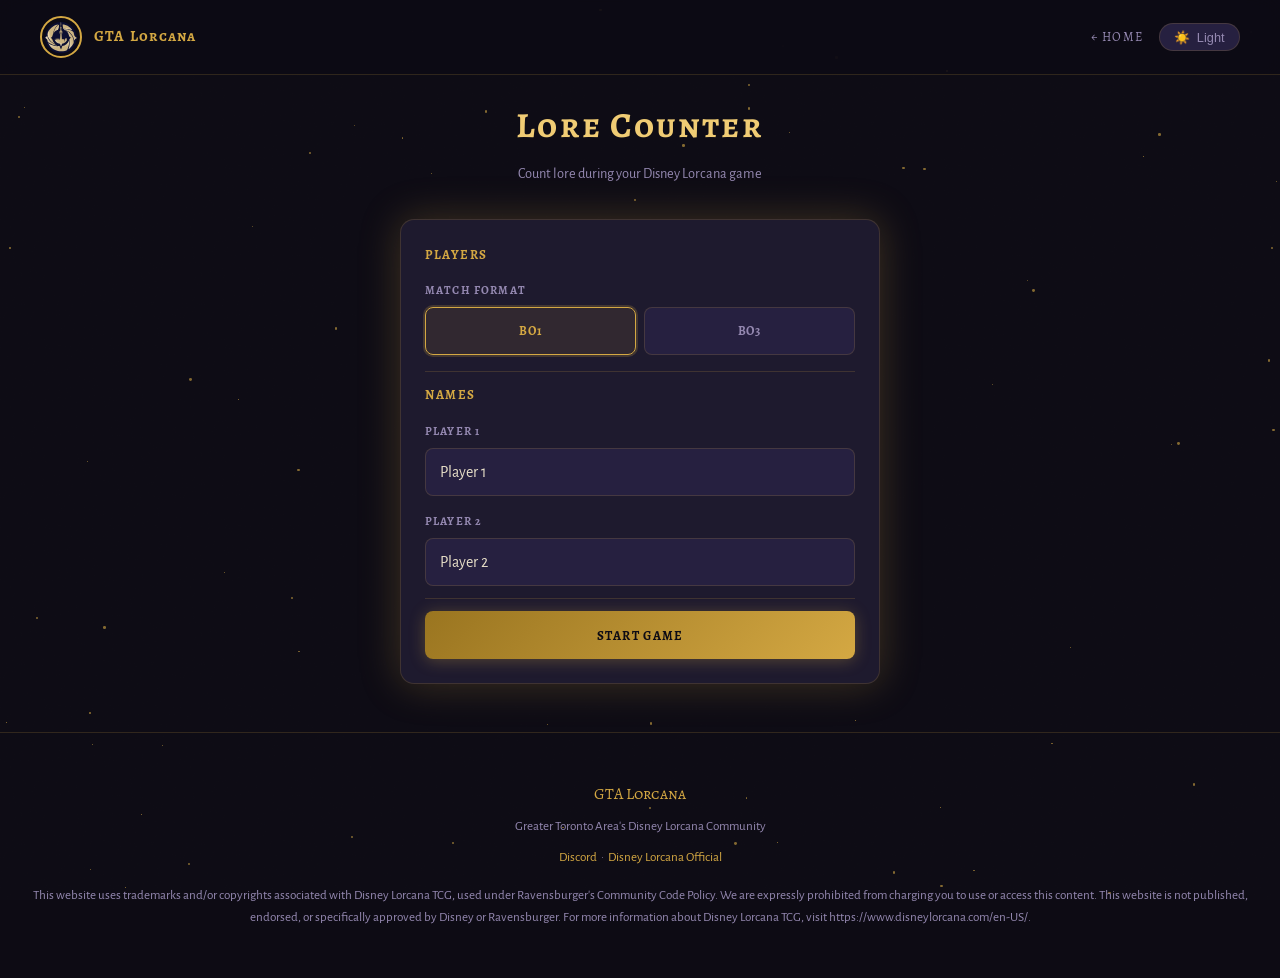
<file: lore-counter/index.html>
<!DOCTYPE html>
<html lang="en" data-theme="dark">
<head>
  <meta charset="UTF-8" />
  <meta name="viewport" content="width=device-width, initial-scale=1.0, maximum-scale=1.0, viewport-fit=cover" />
  <meta name="mobile-web-app-capable" content="yes" />
  <meta name="apple-mobile-web-app-capable" content="yes" />
  <meta name="apple-mobile-web-app-status-bar-style" content="black-translucent" />
  <meta name="apple-mobile-web-app-title" content="Lore Counter" />
  <meta name="theme-color" content="#d4a843" />
  <meta property="og:title" content="Lore Counter — GTA Lorcana" />
  <meta property="og:description" content="Track lore scores during your Disney Lorcana game." />
  <meta property="og:image" content="https://www.gtalorcana.ca/gtalorcana-logo.svg" />
  <title>Lore Counter — GTA Lorcana</title>
  <link rel="icon" type="image/svg+xml" href="/gtalorcana-logo.svg" />
  <link rel="manifest" href="/manifest.json" />
  <link rel="preconnect" href="https://fonts.googleapis.com" />
  <link rel="preconnect" href="https://fonts.gstatic.com" crossorigin />
  <link href="https://fonts.googleapis.com/css2?family=Alegreya+SC:wght@400;500;700&family=Alegreya+Sans:ital,wght@0,400;0,500;0,700;1,400&display=swap" rel="stylesheet" />
  <link rel="stylesheet" href="/shared.css?v=20261114040643" />
  <link rel="stylesheet" href="/tools.css?v=20261114040643" />
  <link rel="stylesheet" href="/lore-counter/lore-counter.css?v=20261114040643" />
</head>
<body>

<a href="#setup-screen" class="skip-nav">Skip to content</a>
<div id="stars"></div>

<nav>
  <a class="nav-logo" href="/">
    <img src="/gtalorcana-logo.svg" alt="GTA Lorcana" onerror="this.style.display='none'" />
    <span class="nav-title">GTA Lorcana</span>
  </a>
  <div class="nav-right">
    <a class="nav-back" href="/">← Home</a>
    <button class="theme-toggle" id="themeToggle" aria-label="Toggle theme">
      <span id="theme-icon">☀️</span>
      <span id="theme-label">Light</span>
    </button>
  </div>
</nav>

<!-- ── Setup Screen ─────────────────────────────────────── -->
<main id="setup-screen">
  <div class="page-header">
    <h1>Lore Counter</h1>
    <p>Count lore during your Disney Lorcana game</p>
  </div>

  <div class="card">
    <div class="card-title">Players</div>
    <div class="field">
      <label>Match Format</label>
      <div class="radio-group">
        <div class="radio-option">
          <input type="radio" name="match-format" id="fmt-bo1" value="bo1" checked />
          <label for="fmt-bo1">Bo1</label>
        </div>
        <div class="radio-option">
          <input type="radio" name="match-format" id="fmt-bo3" value="bo3" />
          <label for="fmt-bo3">Bo3</label>
        </div>
      </div>
    </div>

    <hr class="divider" />
    <div class="card-title">Names</div>

    <div id="player-names">
      <!-- Rendered by lore-counter.js -->
    </div>

    <hr class="divider" />

    <button class="btn btn-primary" id="start-btn">Start Game</button>
  </div>

  <!-- ── PWA Install Banner ─────────────────────────────── -->
  <div class="install-banner" id="install-banner">
    <div class="install-text">
      <strong>Add to Home Screen</strong>
      <span>Saves like a regular app — no App Store needed. Opens full screen and works offline.</span>
    </div>
    <button class="drawer-btn confirm" id="install-btn">Install</button>
  </div>
</main>

<!-- ── Game Screen ──────────────────────────────────────── -->
<div id="game-screen" aria-label="Lore Counter game" role="main">
  <div id="game-stars"></div>
  <div class="game-container" id="game-container" data-players="2" data-orientation="auto">
    <!-- Player panels rendered by lore-counter.js -->
  </div>
  <div id="game-pills">
    <div class="match-strip" id="match-strip"></div>
    <button id="new-game-quick" aria-label="New Game">New Game</button>
  </div>
</div>

<!-- ── Win Prompt (Bo3 only) ────────────────────────────── -->
<div class="win-prompt" id="win-prompt">
  <div class="win-prompt-box">
    <div class="win-prompt-title" id="win-prompt-title"></div>
    <div class="win-prompt-score" id="win-prompt-score"></div>
    <button class="btn btn-primary win-prompt-next" id="win-prompt-next">Start Game 2</button>
    <button class="drawer-btn win-prompt-dismiss" id="win-prompt-dismiss">Not yet</button>
  </div>
</div>


<footer>
  <div class="footer-logo">GTA Lorcana</div>
  <p>Greater Toronto Area's Disney Lorcana Community</p>
  <p style="margin-top:.5rem">
    <a href="https://discord.gg/sNyzVMnTs6" target="_blank" rel="noopener">Discord</a>
    &nbsp;·&nbsp;
    <a href="https://www.disneylorcana.com" target="_blank" rel="noopener">Disney Lorcana Official</a>
  </p>
  <p style="margin-top:1rem;">This website uses trademarks and/or copyrights associated with Disney Lorcana TCG, used under Ravensburger's Community Code Policy. We are expressly prohibited from charging you to use or access this content. This website is not published, endorsed, or specifically approved by Disney or Ravensburger. For more information about Disney Lorcana TCG, visit https://www.disneylorcana.com/en-US/.</p>
</footer>

<script src="/shared.js?v=20261114040643"></script>
<script src="/lore-counter/lore-counter.js?v=20261114040643"></script>
</body>
</html>
</file>
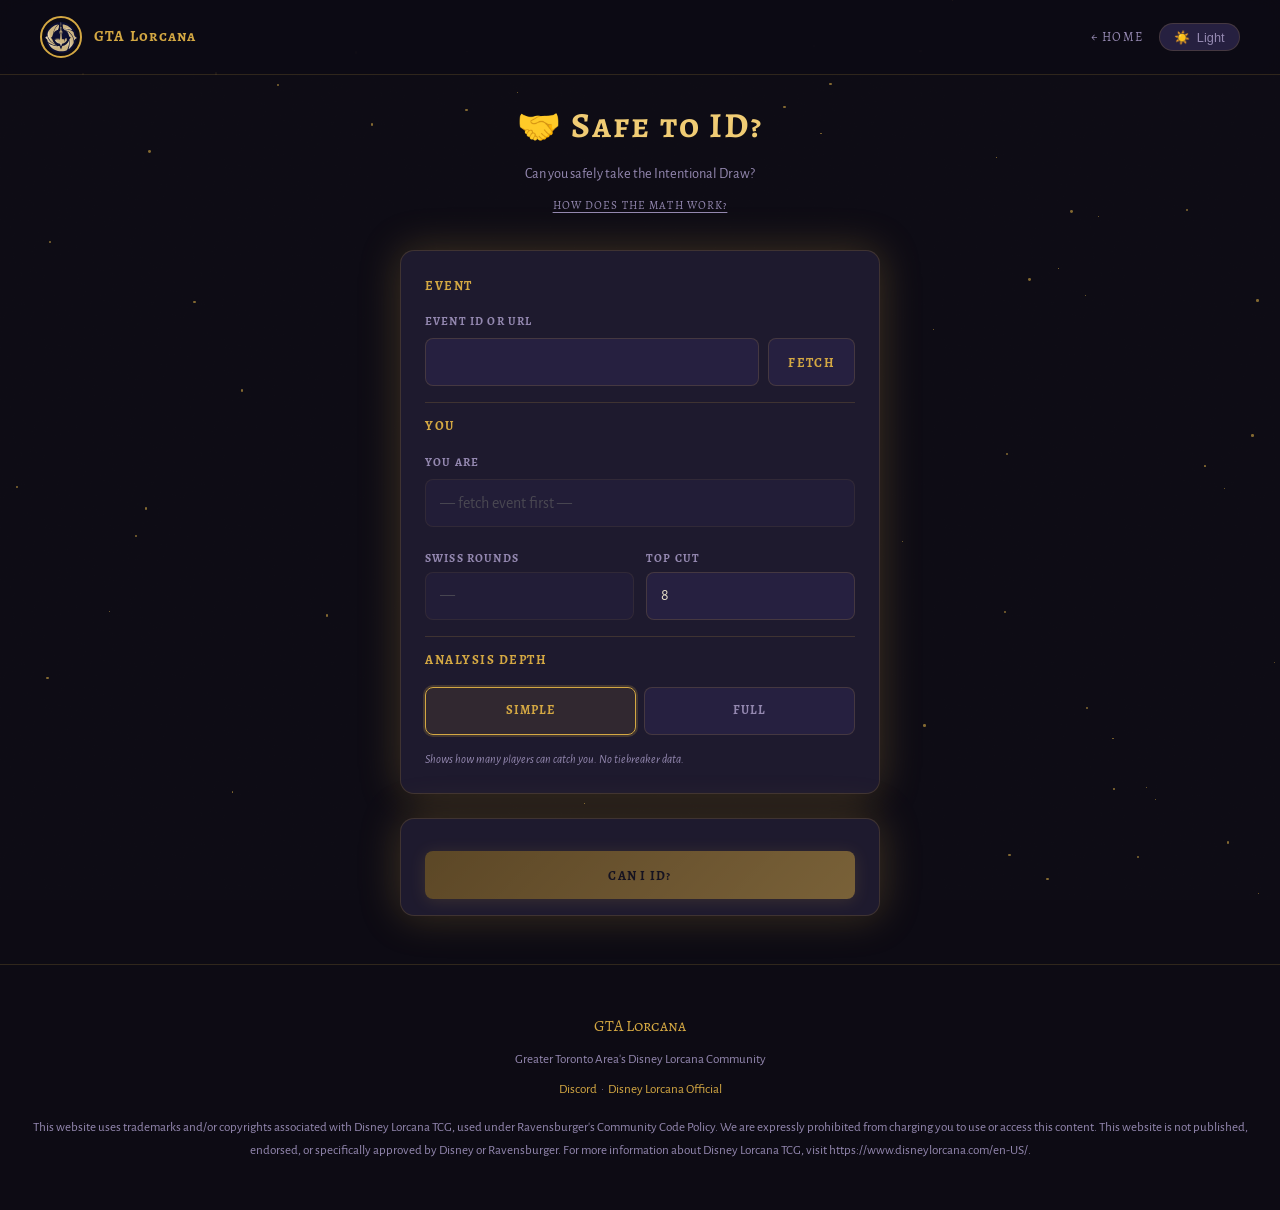
<file: safe-to-id/index.html>
<!DOCTYPE html>
<html lang="en" data-theme="dark">
<head>
  <meta charset="UTF-8" />
  <meta name="viewport" content="width=device-width, initial-scale=1.0" />
  <meta property="og:title" content="Safe to ID? — GTA Lorcana" />
  <meta property="og:description" content="Should you take the Intentional Draw? Find out instantly." />
  <meta property="og:image" content="https://www.gtalorcana.ca/gtalorcana-logo.svg" />
  <title>Safe to ID? — GTA Lorcana</title>
  <link rel="icon" type="image/svg+xml" href="/gtalorcana-logo.svg" />
  <link rel="preconnect" href="https://fonts.googleapis.com" />
  <link rel="preconnect" href="https://fonts.gstatic.com" crossorigin />
  <link href="https://fonts.googleapis.com/css2?family=Alegreya+SC:wght@400;500;700&family=Alegreya+Sans:ital,wght@0,400;0,500;0,700;1,400&display=swap" rel="stylesheet" />
  <link rel="stylesheet" href="/shared.css" />
  <link rel="stylesheet" href="/tools.css" />
  <style>
    /* ── EVENT INFO STRIP ────────────────────────────────── */
    .event-info {
      background: var(--surface2); border: 1px solid var(--border);
      border-radius: 8px; padding: .75rem 1rem;
      font-size: .85rem; display: none; flex-direction: column; gap: .2rem;
    }
    .event-info.visible { display: flex; }
    .event-info-name {
      font-family: var(--font-heading); font-size: .88rem; color: var(--heading);
    }
    .event-info-meta { color: var(--text-muted); font-size: .8rem; }

    /* ── RESULT CARD ─────────────────────────────────────── */
    #result { display: none; }
    #result.visible { display: block; }

    .result-header {
      text-align: center; margin-bottom: 1.25rem;
    }
    .result-name {
      font-family: var(--font-heading); font-size: 1.1rem; color: var(--heading);
    }
    .result-record {
      color: var(--text-muted); font-size: .85rem; margin-top: .2rem;
    }

    .verdict-block { margin-bottom: 1rem; }
    .verdict-label {
      font-family: var(--font-heading); font-size: .72rem; letter-spacing: .1em;
      text-transform: uppercase; color: var(--text-muted); margin-bottom: .4rem;
    }
    .verdict-badge {
      display: flex; align-items: center; gap: .6rem;
      padding: .7rem 1rem; border-radius: 8px; font-weight: 600;
      font-size: 1rem; margin-bottom: .3rem;
    }
    .verdict-badge.safe    { background: rgba(34,197,94,.12);  color: #22c55e; border: 1px solid rgba(34,197,94,.3); }
    .verdict-badge.risky   { background: rgba(245,158,11,.12); color: #f59e0b; border: 1px solid rgba(245,158,11,.3); }
    .verdict-badge.unsafe  { background: rgba(239,68,68,.12);  color: #ef4444; border: 1px solid rgba(239,68,68,.3); }
    .verdict-detail { font-size: .82rem; color: var(--text-muted); padding: 0 .2rem; }

    /* ── TIEBREAKER TABLE ────────────────────────────────── */
    .tb-row {
      display: flex; justify-content: space-between;
      font-size: .8rem; padding: .25rem 0;
      border-bottom: 1px solid var(--border);
    }
    .tb-row:last-child { border-bottom: none; }
    .tb-key { color: var(--text-muted); }
    .tb-val { color: var(--text); font-variant-numeric: tabular-nums; }

    /* ── DANGER LIST ─────────────────────────────────────── */
    .danger-player {
      display: flex; align-items: center; justify-content: space-between;
      padding: .55rem .6rem; border-radius: 6px;
      margin-bottom: .35rem; background: var(--surface2);
      font-size: .82rem; gap: .5rem;
    }
    .danger-player:last-child { margin-bottom: 0; }
    .dp-name { flex: 1; font-family: var(--font-heading); font-size: .8rem; color: var(--text); }
    .dp-pts  { color: var(--text-muted); font-size: .75rem; white-space: nowrap; }
    .dp-icon { font-size: 1.1rem; flex-shrink: 0; }

    /* ── CAVEAT ──────────────────────────────────────────── */
    .caveat {
      font-size: .75rem; color: var(--text-muted); font-style: italic;
      text-align: center; margin-top: .75rem;
    }

    /* ── AUTOCOMPLETE ────────────────────────────────────── */
    .autocomplete-wrap { position: relative; }
    .autocomplete-list {
      display: none;
      position: absolute; left: 0; right: 0; top: calc(100% + 2px);
      background: var(--surface2); border: 1px solid var(--gold);
      border-radius: 8px; z-index: 50;
      max-height: 220px; overflow-y: auto;
    }
    .autocomplete-list.open { display: block; }
    .autocomplete-item {
      padding: .6rem .9rem; font-family: var(--font-body); font-size: .88rem;
      cursor: pointer; color: var(--text);
    }
    .autocomplete-item:hover, .autocomplete-item.active {
      background: rgba(212,168,67,0.15); color: var(--gold);
    }
    .autocomplete-item.no-match {
      color: var(--text-muted); font-style: italic; cursor: default;
    }
    .autocomplete-item.no-match:hover { background: none; color: var(--text-muted); }

    /* ── FULL+ ───────────────────────────────────────────── */
    .sim-stat {
      display: flex; justify-content: space-between; align-items: baseline;
      padding: .3rem 0; border-bottom: 1px solid var(--border);
      font-size: .82rem;
    }
    .sim-stat:last-child { border-bottom: none; }
    .sim-key { color: var(--text-muted); }
    .sim-val { color: var(--text); font-variant-numeric: tabular-nums; }
    .sim-val.highlight { color: var(--gold); font-weight: 600; }

    .root-for {
      margin-top: .75rem;
      font-size: .8rem;
    }
    .root-for-label {
      font-family: var(--font-heading); font-size: .72rem; letter-spacing: .1em;
      text-transform: uppercase; color: var(--text-muted); margin-bottom: .4rem;
    }
    .root-for-item {
      padding: .3rem .5rem; background: var(--surface2);
      border-radius: 5px; margin-bottom: .3rem;
      font-size: .8rem; color: var(--text);
    }

    .outcome-breakdown { margin-top: .85rem; }
    .ob-table {
      width: 100%; border-collapse: collapse;
      font-size: .8rem; font-variant-numeric: tabular-nums;
    }
    .ob-table th, .ob-table td {
      padding: .35rem .4rem; text-align: right;
      border-bottom: 1px solid var(--border);
    }
    .ob-table th:first-child, .ob-table td:first-child { text-align: left; }
    .ob-table thead th {
      color: var(--text-muted); font-weight: 600;
      font-size: .72rem; text-transform: uppercase; letter-spacing: .04em;
    }
    .ob-table tbody tr:last-child td { border-bottom: none; }
    .ob-table td:first-child { color: var(--text); }
    .ob-table .ob-you { color: var(--gold); font-weight: 600; }
    .ob-table small { color: var(--text-muted); font-size: .68rem; }
    .ob-note {
      margin-top: .4rem; font-size: .68rem; color: var(--text-muted); font-style: italic;
    }

    /* ── ADVANCED SETTINGS ───────────────────────────────── */
    /* ── PROGRESS BAR ────────────────────────────────────── */
    .sim-progress { margin-bottom: .6rem; }
    .sim-progress-text { font-size: .75rem; color: var(--text-muted); margin-bottom: .3rem; }
    .sim-progress-bar {
      height: 5px; background: var(--surface2);
      border-radius: 3px; overflow: hidden;
    }
    .sim-progress-fill {
      height: 100%; background: var(--gold);
      border-radius: 3px; transition: width .4s ease;
    }

    /* ── STALENESS / REFRESH ─────────────────────────────── */
    .sim-footer {
      display: flex; justify-content: space-between; align-items: center;
      margin-top: .75rem; gap: .5rem;
    }
    .staleness { font-size: .72rem; color: var(--text-muted); font-style: italic; }
    .staleness.warn { color: #f59e0b; }
    .btn-refresh {
      font-family: var(--font-heading); font-size: .7rem; letter-spacing: .08em;
      text-transform: uppercase; background: var(--surface2);
      border: 1px solid var(--border); border-radius: 6px;
      padding: .3rem .7rem; cursor: pointer; color: var(--text-muted);
      white-space: nowrap; flex-shrink: 0;
    }
    .btn-refresh:hover { border-color: var(--gold); color: var(--gold); }

    /* ── HELP MODAL ──────────────────────────────────────────── */
    .help-link {
      font-family: var(--font-heading); font-size: .7rem; letter-spacing: .1em;
      text-transform: uppercase; color: var(--text-muted);
      background: none; border: none; cursor: pointer; padding: 0;
      text-decoration: underline; text-underline-offset: 3px;
    }
    .help-link:hover { color: var(--gold); }

    .modal-backdrop {
      display: none; position: fixed; inset: 0; z-index: 300;
      background: rgba(0,0,0,.65); backdrop-filter: blur(2px);
    }
    .modal-backdrop.open { display: flex; align-items: flex-end; }
    @media (min-width: 540px) {
      .modal-backdrop.open { align-items: center; justify-content: center; }
    }

    .modal {
      background: var(--surface); border: 1px solid var(--border);
      border-radius: 12px 12px 0 0; width: 100%; max-height: 85vh;
      overflow-y: auto; padding: 1.5rem 1.25rem 2rem;
      position: relative;
    }
    @media (min-width: 540px) {
      .modal { border-radius: 12px; max-width: 520px; max-height: 80vh; }
    }

    .modal-close {
      position: absolute; top: 1rem; right: 1rem;
      background: none; border: none; cursor: pointer;
      font-size: 1.2rem; color: var(--text-muted); line-height: 1;
    }
    .modal-close:hover { color: var(--text); }

    .modal h2 {
      font-family: var(--font-display); font-size: 1rem;
      color: var(--heading); margin-bottom: 1rem;
    }
    .modal h3 {
      font-family: var(--font-heading); font-size: .8rem; letter-spacing: .08em;
      text-transform: uppercase; color: var(--gold); margin: 1.25rem 0 .5rem;
    }
    .modal p, .modal li {
      font-size: .82rem; color: var(--text-muted); line-height: 1.65;
    }
    .modal ul { padding-left: 1.2rem; margin: 0; }
    .modal li { margin-bottom: .3rem; }
    .modal strong { color: var(--text); }
    .modal .verdict-pill {
      display: inline-block; border-radius: 4px; padding: .15rem .5rem;
      font-size: .75rem; font-weight: 600; vertical-align: middle;
    }
    .modal .verdict-pill.safe   { background: rgba(34,197,94,.15);  color: #22c55e; }
    .modal .verdict-pill.risky  { background: rgba(245,158,11,.15); color: #f59e0b; }
    .modal .verdict-pill.unsafe { background: rgba(239,68,68,.15);  color: #ef4444; }
    .modal .formula-block {
      background: var(--surface2); border-radius: 6px;
      padding: .6rem .85rem; margin: .5rem 0;
      font-family: var(--font-body); font-size: .78rem;
      color: var(--text); line-height: 1.7;
    }
    .modal hr { border: none; border-top: 1px solid var(--border); margin: 1.25rem 0; }

  </style>
</head>
<body>

<a href="#main-content" class="skip-nav">Skip to content</a>

<!-- Starfield -->
<div id="stars"></div>

<!-- Nav -->
<nav>
  <a class="nav-logo" href="/">
    <img src="/gtalorcana-logo.svg" alt="GTA Lorcana" onerror="this.style.display='none'" />
    <span class="nav-title">GTA Lorcana</span>
  </a>
  <div class="nav-right">
    <a class="nav-back" href="/">← Home</a>
    <button class="theme-toggle" id="themeToggle" aria-label="Toggle theme">
      <span id="theme-icon">☀️</span>
      <span id="theme-label">Light</span>
    </button>
  </div>
</nav>

<main id="main-content">
  <div class="page-header">
    <h1>🤝 Safe to ID?</h1>
    <p>Can you safely take the Intentional Draw?</p>
    <p style="margin-top:.4rem;">
      <button class="help-link" onclick="openHelp()">How does the math work?</button>
    </p>
  </div>

  <!-- Form Card -->
  <div class="card">
    <div class="card-title">Event</div>

    <div class="field">
      <label for="eventId">Event ID or URL</label>
      <div class="input-row">
        <input type="text" id="eventId" autocomplete="off" />
        <button class="btn btn-secondary" id="fetchBtn" onclick="fetchEvent()">Fetch</button>
      </div>
    </div>

    <div class="event-info" id="eventInfo">
      <span class="event-info-name" id="eventName">—</span>
      <span class="event-info-meta" id="eventMeta">—</span>
    </div>

    <div class="error-msg" id="fetchError"></div>

    <hr class="divider" />
    <div class="card-title">You</div>

    <div class="field">
      <label for="playerSearch">You are</label>
      <div class="autocomplete-wrap" id="playerWrap">
        <input type="text" id="playerSearch" placeholder="— fetch event first —"
               autocomplete="off" disabled />
        <div class="autocomplete-list" id="playerList"></div>
      </div>
      <input type="hidden" id="playerSelect" />
    </div>

    <div class="field" style="flex-direction: row; gap: .75rem;">
      <div style="flex: 1;">
        <label for="totalRounds">Swiss Rounds</label>
        <input type="number" id="totalRounds" min="1" max="20" value="" placeholder="—" disabled />
      </div>
      <div style="flex: 1;">
        <label for="topCut">Top Cut</label>
        <input type="number" id="topCut" min="1" max="256" value="8" />
      </div>
    </div>

    <hr class="divider" />
    <div class="card-title">Analysis Depth</div>

    <div class="field">
      <div class="radio-group">
        <div class="radio-option">
          <input type="radio" name="depth" id="depthSimple" value="simple" checked />
          <label for="depthSimple">Simple</label>
        </div>
        <div class="radio-option">
          <input type="radio" name="depth" id="depthFull" value="full" />
          <label for="depthFull">Full</label>
        </div>
      </div>
      <div id="depthNote" style="display:none; font-size:.75rem; color:var(--text-muted); margin-top:.5rem; font-style:italic;"></div>
    </div>

    <!-- Advanced simulation settings removed — defaults (90% locked ID rate,
         3% bubble ID rate, 1000 MC samples) are used automatically -->

  </div>

  <!-- Analyze -->
  <div class="card" style="padding-top:1rem; padding-bottom:1rem;">
    <div class="error-msg" id="analyzeError"></div>

    <div style="margin-top: 1rem;">
      <button class="btn btn-primary" id="analyzeBtn" onclick="runAnalysis()" disabled>
        Can I ID?
      </button>
    </div>
  </div>

  <!-- Loading -->
  <div id="loading" style="display:none; width:100%; max-width:480px;">
    <div class="spinner"></div>
  </div>

  <!-- Result Card -->
  <div class="card" id="result">
    <div class="result-header">
      <div class="result-name" id="resName">—</div>
      <div class="result-record" id="resRecord">—</div>
    </div>

    <!-- ID one round -->
    <div class="verdict-block">
      <div class="verdict-label" id="verdict1Label">ID this round</div>
      <div class="verdict-badge" id="verdict1Badge">—</div>
      <div class="verdict-detail" id="verdict1Detail">—</div>
    </div>

    <!-- ID two rounds -->
    <div class="verdict-block" id="verdict2Block">
      <div class="verdict-label" id="verdict2Label">ID this AND next round</div>
      <div class="verdict-badge" id="verdict2Badge">—</div>
      <div class="verdict-detail" id="verdict2Detail">—</div>
    </div>

    <!-- Opponent ID analysis -->
    <div id="opponentSection" style="display:none; margin-top: 0.75rem;">
      <hr class="divider" />
      <div class="section-label">Your Opponent</div>
      <div id="opponentBody"></div>
    </div>

    <!-- Tiebreakers (hidden in simple mode) -->
    <div id="tbSection" style="display:none;">
      <hr class="divider" />
      <div class="section-label">Your Tiebreakers</div>
      <div id="tbRows"></div>
    </div>

    <!-- Danger players -->
    <div id="dangerSection" style="display:none; margin-top: 1rem;">
      <div class="section-label">Danger Players</div>
      <div id="dangerList"></div>
    </div>

    <!-- Caveat -->
    <div class="caveat" id="caveatText" style="display:none;"></div>

    <!-- Simulation result -->
    <div id="fullPlusSection" style="display:none; margin-top: 1rem;">
      <hr class="divider" />
      <div class="section-label">Simulation</div>
      <div class="sim-progress" id="simProgress" style="display:none;">
        <div class="sim-progress-text" id="simProgressText"></div>
        <div class="sim-progress-bar">
          <div class="sim-progress-fill" id="simProgressFill" style="width:0%"></div>
        </div>
      </div>
      <div id="fullPlusBody"></div>
    </div>

    <div class="sim-footer" id="simFooter" style="display:none;">
      <span class="staleness" id="stalenessEl"></span>
      <button class="btn-refresh" onclick="refreshAnalysis()">🔄 Refresh</button>
    </div>
    <hr class="divider" style="margin-top: 1rem;" />
    <button class="btn btn-secondary" style="width:100%;" onclick="resetForm()">
      Start Over
    </button>
  </div>

</main>

<footer>
  <div class="footer-logo">GTA Lorcana</div>
  <p>Greater Toronto Area's Disney Lorcana Community</p>
  <p style="margin-top:.5rem">
    <a href="https://discord.gg/sNyzVMnTs6" target="_blank">Discord</a>
    &nbsp;·&nbsp;
    <a href="https://www.disneylorcana.com" target="_blank">Disney Lorcana Official</a>
  </p>
  <p style="margin-top:1rem;">This website uses trademarks and/or copyrights associated with Disney Lorcana TCG, used under Ravensburger's Community Code Policy. We are expressly prohibited from charging you to use or access this content. This website is not published, endorsed, or specifically approved by Disney or Ravensburger. For more information about Disney Lorcana TCG, visit https://www.disneylorcana.com/en-US/.</p>
</footer>

<script src="/shared.js"></script>
<script>
  // ── Config ──────────────────────────────────────────────
  const isLocal = location.hostname === 'localhost' || location.hostname === '127.0.0.1';
  const WORKER = isLocal ? 'http://localhost:8787' : 'https://api.gtalorcana.ca';

  // ── State ───────────────────────────────────────────────
  let eventData = null;

  // ── Player autocomplete ──────────────────────────────────
  let playerData = []; // [{ id, name }]
  let selectedPlayerId = null;

  const playerSearch = document.getElementById('playerSearch');
  const playerList  = document.getElementById('playerList');
  const playerHidden = document.getElementById('playerSelect');

  function populatePlayers(players) {
    const priorId = selectedPlayerId;
    playerData = players;
    playerSearch.disabled = false;
    playerSearch.placeholder = 'Type your name…';
    playerList.innerHTML = '';
    playerList.classList.remove('open');

    // Preserve selection across refetches if the player is still in the list.
    const stillThere = priorId != null && players.find(p => p.id === priorId);
    if (stillThere) {
      selectedPlayerId = stillThere.id;
      playerHidden.value = stillThere.id;
      playerSearch.value = stillThere.name;
      document.getElementById('analyzeBtn').disabled = false;
    } else {
      selectedPlayerId = null;
      playerHidden.value = '';
      playerSearch.value = '';
      document.getElementById('analyzeBtn').disabled = true;
    }
  }

  function renderList(query) {
    const q = query.toLowerCase();
    const filtered = q
      ? playerData.filter(p => p.name.toLowerCase().includes(q))
      : playerData;

    playerList.innerHTML = '';
    if (filtered.length === 0) {
      playerList.innerHTML = '<div class="autocomplete-item no-match">No players found</div>';
    } else {
      filtered.forEach(p => {
        const item = document.createElement('div');
        item.className = 'autocomplete-item';
        item.textContent = p.name;
        item.addEventListener('mousedown', e => {
          e.preventDefault();
          selectPlayer(p);
        });
        playerList.appendChild(item);
      });
    }
    playerList.classList.add('open');
  }

  function selectPlayer(p) {
    selectedPlayerId = p.id;
    playerHidden.value = p.id;
    playerSearch.value = p.name;
    playerList.classList.remove('open');
    document.getElementById('analyzeBtn').disabled = false;
  }

  playerSearch.addEventListener('input', () => {
    selectedPlayerId = null;
    playerHidden.value = '';
    document.getElementById('analyzeBtn').disabled = true;
    if (playerData.length > 0) renderList(playerSearch.value);
  });
  playerSearch.addEventListener('focus', () => {
    if (playerData.length > 0) renderList(playerSearch.value);
  });
  playerSearch.addEventListener('blur', () => {
    // Delay so mousedown on item fires first
    setTimeout(() => playerList.classList.remove('open'), 150);
  });

  // Close on outside click
  document.addEventListener('click', e => {
    if (!document.getElementById('playerWrap').contains(e.target)) {
      playerList.classList.remove('open');
    }
  });

  // ── Depth note ───────────────────────────────────────────
  const DEPTH_NOTES = {
    'simple': 'Shows how many players can catch you. No tiebreaker data.',
    'full':   'Computes exact tiebreakers from match history. Simulates all current round outcomes when pairings are available. Updates as results come in.',
  };
  function updateDepthNote() {
    const val = document.querySelector('input[name="depth"]:checked')?.value;
    const noteEl = document.getElementById('depthNote');
    if (val && DEPTH_NOTES[val]) {
      noteEl.textContent = DEPTH_NOTES[val];
      noteEl.style.display = 'block';
    } else {
      noteEl.style.display = 'none';
    }
  }
  document.querySelectorAll('input[name="depth"]').forEach(radio => {
    radio.addEventListener('change', updateDepthNote);
  });
  updateDepthNote();


  // ── Staleness timer ──────────────────────────────────────
  let stalenessTimer = null;
  let lastFetchTime = null;

  function startStalenessTimer() {
    stopStalenessTimer();
    lastFetchTime = Date.now();
    updateStaleness();
    stalenessTimer = setInterval(updateStaleness, 10000);
  }
  function stopStalenessTimer() {
    if (stalenessTimer) { clearInterval(stalenessTimer); stalenessTimer = null; }
  }
  function updateStaleness() {
    const el = document.getElementById('stalenessEl');
    if (!el || !lastFetchTime) return;
    const secs = Math.floor((Date.now() - lastFetchTime) / 1000);
    if (secs < 30) {
      el.textContent = '';
      el.className = 'staleness';
    } else if (secs < 120) {
      el.textContent = `⏱ Results from ${secs}s ago`;
      el.className = 'staleness';
    } else {
      el.textContent = `⏱ ${Math.floor(secs / 60)}m ago — consider refreshing`;
      el.className = 'staleness warn';
    }
  }

  // ── Refresh ──────────────────────────────────────────────
  function refreshAnalysis() { runAnalysis(); }

  // ── Enter key on event ID field ──────────────────────────
  document.getElementById('eventId').addEventListener('keydown', e => {
    if (e.key === 'Enter') fetchEvent();
  });

  // ── Parse event ID from raw number or URL ────────────────
  function parseEventId(raw) {
    const s = raw.trim();
    if (/^\d+$/.test(s)) return s;
    // Extract trailing numeric segment from a URL path
    const m = s.match(/\/(\d+)\/?$/);
    return m ? m[1] : null;
  }

  // ── Fetch Event ──────────────────────────────────────────
  async function fetchEvent() {
    const id = parseEventId(document.getElementById('eventId').value);
    if (!id) {
      showError('fetchError', 'Please enter a valid event ID or paste the event URL.');
      return;
    }

    const fetchBtn = document.getElementById('fetchBtn');
    fetchBtn.disabled = true;
    fetchBtn.textContent = '…';
    clearError('fetchError');
    hideEventInfo();

    try {
      const res = await fetch(`${WORKER}/safe-to-id/event?id=${id}`);
      const data = await res.json();
      if (!res.ok) { showError('fetchError', data.error ?? 'Unknown error.'); return; }

      eventData = data;

      // Populate event info strip
      document.getElementById('eventName').textContent = data.event_name;
      const isComplete = data.event_lifecycle_status === 'EVENT_COMPLETE';
      document.getElementById('eventMeta').textContent = isComplete
        ? `${data.player_count} players · ${data.total_swiss_rounds} rounds · Swiss complete`
        : `${data.player_count} players · Round ${data.current_round} of ${data.total_swiss_rounds}`;
      document.getElementById('eventInfo').classList.add('visible');

      // Populate fields
      document.getElementById('totalRounds').value = data.total_swiss_rounds;
      document.getElementById('totalRounds').disabled = false;

      populatePlayers(data.players);
    } catch (e) {
      showError('fetchError', 'Network error — is the worker running?');
    } finally {
      fetchBtn.disabled = false;
      fetchBtn.textContent = 'Fetch';
    }
  }

  // ── Run Analysis ─────────────────────────────────────────
  async function runAnalysis() {
    clearError('analyzeError');

    const playerId = selectedPlayerId;
    const totalRounds = parseInt(document.getElementById('totalRounds').value, 10);
    const topCut = parseInt(document.getElementById('topCut').value, 10);
    const depth = document.querySelector('input[name="depth"]:checked')?.value ?? 'full';

    if (!eventData)   { showError('analyzeError', 'Fetch an event first.'); return; }
    if (eventData.event_lifecycle_status === 'EVENT_COMPLETE') {
      showError('analyzeError', 'Swiss rounds are complete — there\'s nothing left to ID.');
      return;
    }
    if (!playerId)    { showError('analyzeError', 'Please select yourself from the list.'); return; }
    if (!totalRounds || totalRounds < 1) { showError('analyzeError', 'Total rounds must be at least 1.'); return; }
    if (!topCut || topCut < 1)           { showError('analyzeError', 'Top cut must be at least 1.'); return; }

    document.getElementById('result').classList.remove('visible');
    document.getElementById('loading').style.display = 'block';
    document.getElementById('analyzeBtn').disabled = true;

    const lockedIdRate = 0.90;
    const bubbleIdRate = 0.03;
    const mcSamples = 1000;

    try {
      const res = await fetch(`${WORKER}/safe-to-id/analyze`, {
        method: 'POST',
        headers: { 'Content-Type': 'application/json' },
        body: JSON.stringify({
          event_id: eventData.event_id,
          total_swiss_rounds: totalRounds,
          top_cut: topCut,
          player_id: playerId,
          depth,
          locked_id_rate: lockedIdRate,
          bubble_id_rate: bubbleIdRate,
          monte_carlo_samples: mcSamples,
        }),
      });
      const data = await res.json();
      if (!res.ok) {
        showError('analyzeError', data.error ?? 'Unknown error.');
        return;
      }

      renderResult(data);
      document.getElementById('result').scrollIntoView({ behavior: 'smooth', block: 'nearest' });
    } catch (e) {
      showError('analyzeError', 'Network error — is the worker running?');
    } finally {
      document.getElementById('loading').style.display = 'none';
      document.getElementById('analyzeBtn').disabled = false;
    }
  }

  // ── Render Result ─────────────────────────────────────────
  function renderResult(d) {
    document.getElementById('resName').textContent = d.player_name;
    document.getElementById('resRecord').textContent =
      `${d.current_points} pts · ${d.rounds_remaining} round${d.rounds_remaining !== 1 ? 's' : ''} remaining`;

    // Update labels based on whether target's current match is done.
    // With no rounds left there is nothing to ID — the verdict is about the cut.
    const cutOnly = !!d.target_match_done && d.rounds_remaining === 0;
    if (cutOnly) {
      document.getElementById('verdict1Label').textContent = 'Make top cut?';
      document.getElementById('verdict2Label').textContent = '';
    } else if (d.target_match_done) {
      document.getElementById('verdict1Label').textContent = 'ID next round';
      document.getElementById('verdict2Label').textContent = 'ID next 2 rounds';
    } else {
      document.getElementById('verdict1Label').textContent = 'ID this round';
      document.getElementById('verdict2Label').textContent = 'ID this AND next round';
    }

    const matchDone = !!d.target_match_done;
    renderVerdict('verdict1Badge', 'verdict1Detail', d.id_one_round, d.top_cut, matchDone, cutOnly);
    const v2block = document.getElementById('verdict2Block');
    if (d.id_two_rounds) {
      v2block.style.display = '';
      renderVerdict('verdict2Badge', 'verdict2Detail', d.id_two_rounds, d.top_cut, matchDone);
    } else {
      v2block.style.display = 'none';
    }

    // Opponent analysis — hide if match is already done (ID offer is no longer relevant)
    const oppSection = document.getElementById('opponentSection');
    if (d.opponent && !d.target_match_done) {
      oppSection.style.display = '';
      const opp = d.opponent;
      const oppIcons = { safe: '✅', risky: '⚠️', unsafe: '❌' };
      const oppIcon = oppIcons[opp.verdict] || '❓';
      const willAccept = opp.will_accept_id;
      let oppDetail;
      if (willAccept) {
        oppDetail = `${esc(opp.name)} (${opp.current_points}pts → ${opp.points_if_id}pts) — ID is ${opp.verdict} for them too. Likely to accept.`;
      } else {
        oppDetail = `${esc(opp.name)} (${opp.current_points}pts → ${opp.points_if_id}pts) — ID is unsafe for them (expected danger ~${opp.expected_danger}). They may want to play it out.`;
      }
      document.getElementById('opponentBody').innerHTML =
        `<div class="sim-stat"><span class="sim-key">${oppIcon} ${oppDetail}</span></div>`;
    } else {
      oppSection.style.display = 'none';
    }

    // Tiebreakers
    const tbSection = document.getElementById('tbSection');
    if (d.your_tiebreakers) {
      tbSection.style.display = 'block';
      const tb = d.your_tiebreakers;
      const rows = [
        ['OMW%', pct(tb.omw_pct)],
        tb.gw_pct != null ? ['GW%', pct(tb.gw_pct)] : null,
        ['OGW%', pct(tb.ogw_pct)],
      ].filter(Boolean);
      document.getElementById('tbRows').innerHTML = rows.map(([k, v]) =>
        `<div class="tb-row"><span class="tb-key">${k}</span><span class="tb-val">${v}</span></div>`
      ).join('');
    } else {
      tbSection.style.display = 'none';
    }

    // Danger players
    const dangerSection = document.getElementById('dangerSection');
    const dangerList = document.getElementById('dangerList');
    if (d.danger_players && d.danger_players.length > 0) {
      dangerSection.style.display = 'block';
      dangerList.innerHTML = d.danger_players.map(p => {
        const icon = tbIcon(p.tiebreaker_vs_you);
        const status = p.dropped ? ' (dropped)' : p.match_done ? ' ✓' : ' ⏳';
        const pts = p.current_points === p.max_possible_points
          ? `${p.current_points}pts`
          : `${p.current_points}pts → ${p.max_possible_points}pts`;
        return `
          <div class="danger-player">
            <span class="dp-name">${esc(p.name)}${status}</span>
            <span class="dp-pts">${pts}</span>
            <span class="dp-icon" title="${tbTitle(p.tiebreaker_vs_you)}">${icon}</span>
          </div>`;
      }).join('');
    } else {
      dangerSection.style.display = 'none';
    }

    // Caveat
    const caveatEl = document.getElementById('caveatText');
    if (d.caveat) {
      caveatEl.textContent = d.caveat;
      caveatEl.style.display = 'block';
    } else {
      caveatEl.style.display = 'none';
    }

    // Simulation section (Full mode, final round only)
    const fpSection = document.getElementById('fullPlusSection');
    if (d.depth === 'full' && d.simulation) {
      fpSection.style.display = 'block';
      renderFullPlus(d.simulation, d.top_cut);
    } else {
      fpSection.style.display = 'none';
    }

    // Refresh + staleness footer (always visible with results)
    document.getElementById('simFooter').style.display = 'flex';
    startStalenessTimer();

    document.getElementById('result').classList.add('visible');
  }

  function renderFullPlus(fp, topCut) {
    // Progress bar
    const totalMatches = (fp.known_results ?? 0) + (fp.unknown_results ?? 0);
    const simProgress = document.getElementById('simProgress');
    if (totalMatches > 0) {
      const fillPct = Math.round((fp.known_results / totalMatches) * 100);
      document.getElementById('simProgressText').textContent =
        `${fp.known_results} of ${totalMatches} matches complete`;
      document.getElementById('simProgressFill').style.width = `${fillPct}%`;
      simProgress.style.display = 'block';
    } else {
      simProgress.style.display = 'none';
    }

    const isMC = fp.simulation_mode === 'monte_carlo';
    const pct = fp.makes_cut_pct;
    const verdictColour = pct >= 75 ? '#22c55e' : pct >= 50 ? '#f59e0b' : '#ef4444';

    const scenarioLabel = isMC
      ? `Sampled ${fp.total_scenarios.toLocaleString()} of ~3<sup>${fp.unknown_results}</sup> cases`
      : `Checked all ${fp.total_scenarios.toLocaleString()} scenarios`;

    const cutLine = isMC
      ? `${fp.makes_cut_scenarios.toLocaleString()} of ${fp.total_scenarios.toLocaleString()} <span style="color:${verdictColour}">✅ you make top ${topCut}</span><br><small style="color:var(--text-muted)">(~${pct}% ± ${fp.margin_of_error_pct}%)</small>`
      : `${fp.makes_cut_scenarios.toLocaleString()} of ${fp.total_scenarios.toLocaleString()} <span style="color:${verdictColour}">✅ you make top ${topCut}</span>`;

    let html = `
      <div class="sim-stat"><span class="sim-key">${scenarioLabel}</span></div>
      <div class="sim-stat"><span class="sim-key">${cutLine}</span></div>
      <div class="sim-stat"><span class="sim-key">Best case</span><span class="sim-val highlight">Rank ${fp.best_rank ?? '—'}</span></div>
      <div class="sim-stat"><span class="sim-key">Worst case</span><span class="sim-val">Rank ${fp.worst_rank ?? '—'}</span></div>
    `;

    if (isMC && fp.unknown_results) {
      html += `<div class="sim-stat"><span class="sim-key" style="color:var(--text-muted);font-style:italic;">${fp.unknown_results} matches still in play — too many to check exhaustively</span></div>`;
    }

    if (fp.best_scenario && fp.best_scenario.length > 0) {
      html += `<div class="root-for"><div class="root-for-label">Root for</div>`;
      for (const s of fp.best_scenario) {
        if (s.type === 'draw') {
          html += `<div class="root-for-item">🙏 ${esc(s.players[0])} &amp; ${esc(s.players[1])} to draw</div>`;
        } else {
          html += `<div class="root-for-item">🙏 ${esc(s.winner)} to beat ${esc(s.loser)}</div>`;
        }
      }
      html += `</div>`;
    }

    const ob = fp.outcome_breakdown;
    if (ob && ob.applicable) {
      const opp = esc(ob.opponent_name || 'Opponent');
      const rng = (b, w) => (b == null ? '—' : (b === w ? `R${b}` : `R${b}–${w}`));
      const cell = (best, worst, pct, cls = '') =>
        `<td class="${cls}">${rng(best, worst)}<br><small>${pct}% cut</small></td>`;
      const row = (label, br) =>
        `<tr><td>${label}</td>`
        + cell(br.your_best_rank, br.your_worst_rank, br.your_makes_cut_pct, 'ob-you')
        + cell(br.opp_best_rank, br.opp_worst_rank, br.opp_makes_cut_pct)
        + `</tr>`;
      html += `
        <div class="outcome-breakdown">
          <div class="root-for-label">If you play it out…</div>
          <table class="ob-table">
            <thead><tr><th></th><th>You</th><th>${opp}</th></tr></thead>
            <tbody>
              ${row('Win', ob.if_win)}
              ${row('Draw (ID)', ob.if_draw)}
              ${row('Lose', ob.if_loss)}
            </tbody>
          </table>
          <div class="ob-note">Best–worst rank and chance of making top ${topCut}, for each result of your match.</div>
        </div>`;
    }

    if (isMC) {
      html += `<div style="margin-top:.6rem;font-size:.7rem;color:var(--text-muted);font-style:italic;">Simulation assumes ~90% of locked-in players ID and ~3% of bubble players ID.</div>`;
    }

    document.getElementById('fullPlusBody').innerHTML = html;
  }

  function renderVerdict(badgeId, detailId, scenario, topCut, matchAlreadyDone = false, cutOnly = false) {
    const badge = document.getElementById(badgeId);
    const detail = document.getElementById(detailId);
    badge.className = `verdict-badge ${scenario.verdict}`;

    const icons = { safe: '✅', risky: '⚠️', unsafe: '❌' };
    const labels = cutOnly
      ? { safe: 'SAFE FOR TOP CUT', risky: 'ON THE BUBBLE', unsafe: 'LIKELY MISSES CUT' }
      : { safe: 'SAFE TO ID', risky: 'RISKY TO ID', unsafe: 'NOT SAFE TO ID' };
    badge.innerHTML = `<span>${icons[scenario.verdict]}</span><span>${labels[scenario.verdict]}</span>`;

    const n = scenario.danger_count;
    const playerWord = n === 1 ? 'player' : 'players';
    const src = scenario.verdict_source;

    if (src === 'simulation') {
      const pctStr = scenario.makes_cut_pct != null ? `~${Math.round(scenario.makes_cut_pct)}%` : '?';
      const suffix = matchAlreadyDone ? '' : ` (${n} ${playerWord} can theoretically catch you)`;
      detail.textContent = `${pctStr} chance of making top ${topCut} across all simulated scenarios.${suffix}`;
    } else if (src === 'expected') {
      const ed = scenario.expected_danger != null ? scenario.expected_danger : '?';
      detail.textContent = `~${ed} expected ${playerWord} reaching your points. (${n} can theoretically catch you — not all can win simultaneously)`;
    } else {
      // Fallback: plain danger_count
      if (scenario.verdict === 'safe') {
        detail.textContent = `${n} ${playerWord} can catch you. Top ${topCut} cut — you're in.`;
      } else if (scenario.verdict === 'risky') {
        detail.textContent = `${n} ${playerWord} can catch you. Exactly on the bubble — tiebreakers decide.`;
      } else {
        const actionHint = matchAlreadyDone ? '' : ' Reconsider the ID.';
        detail.textContent = `${n} ${playerWord} can catch you. Too many.${actionHint}`;
      }
    }
  }

  function tbIcon(tiebreaker) {
    if (tiebreaker === 'wins')     return '😰'; // they beat you
    if (tiebreaker === 'loses')    return '😌'; // you beat them
    if (tiebreaker === 'too_close') return '😬';
    return '❓';
  }
  function tbTitle(tiebreaker) {
    if (tiebreaker === 'wins')      return 'They beat you on tiebreakers';
    if (tiebreaker === 'loses')     return 'You beat them on tiebreakers';
    if (tiebreaker === 'too_close') return 'Too close to call';
    return 'Unknown (Simple mode)';
  }

  function pct(v) { return v != null ? (v * 100).toFixed(1) + '%' : '—'; }
  function esc(s) { return s.replace(/[&<>"']/g, c => ({'&':'&amp;','<':'&lt;','>':'&gt;','"':'&quot;',"'":'&#39;'}[c])); }

  // ── Reset ────────────────────────────────────────────────
  function resetForm() {
    stopStalenessTimer();
    lastFetchTime = null;
    document.getElementById('result').classList.remove('visible');
    document.getElementById('fullPlusSection').style.display = 'none';
    playerData = [];
    selectedPlayerId = null;
    playerSearch.value = '';
    playerSearch.placeholder = '— fetch event first —';
    playerSearch.disabled = true;
    playerList.classList.remove('open');
    document.getElementById('eventId').value = '';
    document.getElementById('eventId').focus();
    clearError('fetchError');
    clearError('analyzeError');
    hideEventInfo();
    eventData = null;
    const sel = document.getElementById('playerSelect');
    sel.innerHTML = '<option value="">— fetch event first —</option>';
    sel.disabled = true;
    document.getElementById('totalRounds').value = '';
    document.getElementById('totalRounds').disabled = true;
    document.getElementById('analyzeBtn').disabled = true;
  }

  // ── Helpers ──────────────────────────────────────────────
  function showError(id, msg) {
    const el = document.getElementById(id);
    el.textContent = msg;
    el.classList.add('visible');
  }
  function clearError(id) {
    const el = document.getElementById(id);
    el.textContent = '';
    el.classList.remove('visible');
  }
  function hideEventInfo() {
    document.getElementById('eventInfo').classList.remove('visible');
  }

  // ── Help modal ───────────────────────────────────────────
  function openHelp() {
    document.getElementById('helpBackdrop').classList.add('open');
    document.body.style.overflow = 'hidden';
  }
  function closeHelp() {
    document.getElementById('helpBackdrop').classList.remove('open');
    document.body.style.overflow = '';
  }
  function closeHelpOnBackdrop(e) {
    if (e.target === document.getElementById('helpBackdrop')) closeHelp();
  }
  document.addEventListener('keydown', e => {
    if (e.key === 'Escape') closeHelp();
  });
</script>

<!-- Help Modal — lives here as a direct child of body so it's always
     in the root stacking context, above nav, footer, and main content -->
<div class="modal-backdrop" id="helpBackdrop" onclick="closeHelpOnBackdrop(event)">
  <div class="modal" role="dialog" aria-modal="true" aria-labelledby="helpTitle">
    <button class="modal-close" onclick="closeHelp()" aria-label="Close">✕</button>
    <h2 id="helpTitle">How Safe to ID? works</h2>

    <p>An <strong>Intentional Draw (ID)</strong> gives both players 1 match point each instead of playing for a win (3 points). This tool tells you whether taking that deal is likely to leave you in the top cut.</p>

    <h3>Safe / Risky / Unsafe</h3>
    <p>The tool looks at every other player in the event and asks: <em>can they realistically reach or pass your projected points?</em> Players who can are called <strong>danger players</strong>.</p>
    <ul>
      <li><span class="verdict-pill safe">SAFE</span> — unlikely enough danger players catch you</li>
      <li><span class="verdict-pill risky">RISKY</span> — right on the bubble; tiebreakers will decide</li>
      <li><span class="verdict-pill unsafe">UNSAFE</span> — too many players can catch you</li>
    </ul>

    <h3>Danger count (Simple mode)</h3>
    <p>A player is a danger if:</p>
    <div class="formula-block">
      their current points + (rounds left × 3) ≥ your points after ID
    </div>
    <p>That's the maximum they can score by winning every remaining round. If fewer players than the top-cut size can reach your score, you're safe.</p>

    <h3>Expected danger (Full mode)</h3>
    <p>Not every danger player will actually catch you — they'd all have to win simultaneously, which can't happen when they're paired against each other. Full mode weights each danger player by their statistical probability of winning enough rounds:</p>
    <div class="formula-block">
      per round: win (+3) = 47.5% · draw (+1) = 5% · loss (+0) = 47.5%
    </div>
    <p>The expected danger number is more realistic than the raw count, and it's what drives the safe/risky/unsafe verdict in Full mode.</p>

    <h3>Tiebreakers</h3>
    <p>When players finish with the same points, Ravensburger uses three tiebreakers in order:</p>
    <ul>
      <li><strong>OMW% (Opponent Match Win %)</strong> — average of your opponents' win rates. Playing tougher opponents boosts this.</li>
      <li><strong>GW% (Game Win %)</strong> — your own percentage of individual games won across all matches.</li>
      <li><strong>OGW% (Opponent Game Win %)</strong> — average of your opponents' game win percentages.</li>
    </ul>
    <p>The formula RPH uses for OMW%:</p>
    <div class="formula-block">
      OMW% = average of: max(33%, opponent's points ÷ (3 × rounds played))
    </div>
    <p>The 33% floor prevents opponents with losing records from dragging your tiebreaker below a baseline.</p>

    <h3>Simulation (Full mode, final round)</h3>
    <p>When pairings are available for the current round, the tool simulates every realistic combination of match outcomes for the remaining unknown matches. For each scenario it recomputes everyone's points and tiebreakers, ranks all players, and checks whether you make the cut.</p>
    <p>The <strong>simulation %</strong> is the probability-weighted fraction of those scenarios where you make cut. Matches between players who are already locked into the cut are assumed to ID ~90% of the time; bubble matches are assumed to play out.</p>
    <ul>
      <li>≤ 12 unknown matches → exhaustive (every combination checked)</li>
      <li>&gt; 12 unknown matches → Monte Carlo (1,000 random samples, ±3.5%)</li>
    </ul>

    <h3>Limitations</h3>
    <ul>
      <li>Win probability is assumed 50/50 — player skill isn't factored in.</li>
      <li>ID rates (90% locked, 3% bubble) are estimates based on typical tournament behaviour.</li>
      <li>Tiebreakers shift as the round finishes — refresh to get the latest.</li>
      <li>Multi-phase (DLC) events are not fully supported.</li>
    </ul>
  </div>
</div>
</body>
</html>
</file>
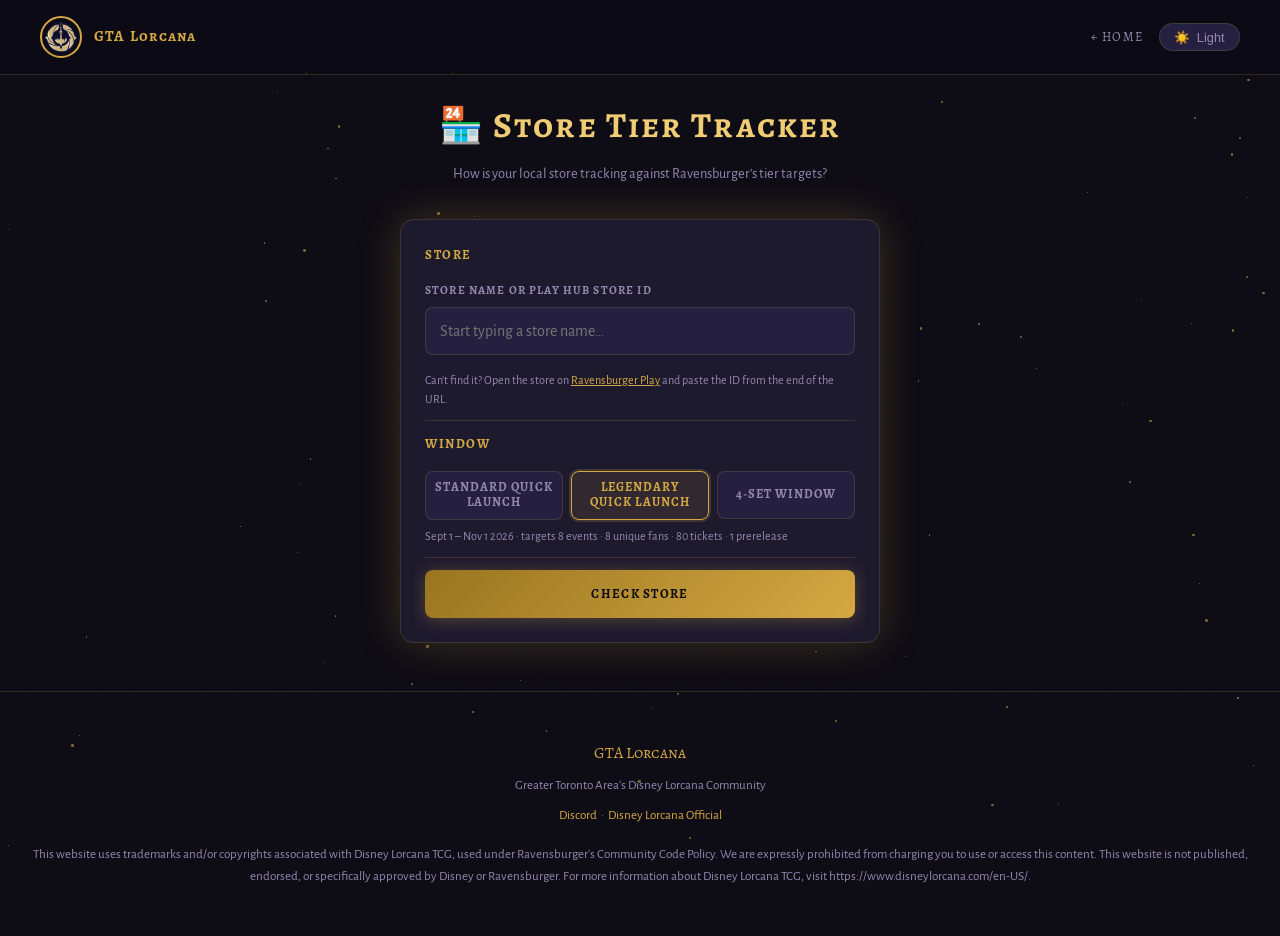
<file: store-tier/index.html>
<!DOCTYPE html>
<html lang="en" data-theme="dark">
<head>
  <meta charset="UTF-8" />
  <meta name="viewport" content="width=device-width, initial-scale=1.0" />
  <meta property="og:title" content="Store Tier Tracker — GTA Lorcana" />
  <meta property="og:description" content="How is your local store tracking against Ravensburger's store tier targets?" />
  <meta property="og:image" content="https://www.gtalorcana.ca/gtalorcana-logo.svg" />
  <title>Store Tier Tracker — GTA Lorcana</title>
  <link rel="icon" type="image/svg+xml" href="/gtalorcana-logo.svg" />
  <link rel="preconnect" href="https://fonts.googleapis.com" />
  <link rel="preconnect" href="https://fonts.gstatic.com" crossorigin />
  <link href="https://fonts.googleapis.com/css2?family=Alegreya+SC:wght@400;500;700&family=Alegreya+Sans:ital,wght@0,400;0,500;0,700;1,400&display=swap" rel="stylesheet" />
  <link rel="stylesheet" href="/shared.css" />
  <link rel="stylesheet" href="/tools.css" />
  <style>
    .card.wide { max-width: 720px; }

    /* ── STORE SEARCH ────────────────────────────────────── */
    .store-search { position: relative; }
    .store-results {
      position: absolute; top: calc(100% + 4px); left: 0; right: 0; z-index: 50;
      background: var(--surface2); border: 1px solid var(--border);
      border-radius: 8px; max-height: 260px; overflow-y: auto; display: none;
      box-shadow: 0 8px 24px rgba(0,0,0,.4);
    }
    .store-results.open { display: block; }
    .store-result {
      padding: .6rem .9rem; cursor: pointer; border-bottom: 1px solid var(--border);
      font-size: .85rem;
    }
    .store-result:last-child { border-bottom: none; }
    .store-result:hover, .store-result.active { background: rgba(212,168,67,0.12); }
    .store-result-name { color: var(--text); display: block; }
    .store-result-addr { color: var(--text-muted); font-size: .75rem; }

    .store-chip {
      display: none; flex-direction: column; gap: .2rem;
      background: var(--surface2); border: 1px solid var(--border);
      border-radius: 8px; padding: .75rem .9rem; margin-top: .6rem;
    }
    .store-chip.visible { display: flex; }
    .store-chip-name { font-family: var(--font-heading); font-size: .9rem; color: var(--heading); }
    .store-chip-meta { font-size: .78rem; color: var(--text-muted); }
    .store-chip-clear {
      background: none; border: none; color: var(--gold); cursor: pointer;
      font-family: var(--font-heading); font-size: .7rem; letter-spacing: .08em;
      text-transform: uppercase; padding: 0; margin-top: .3rem; text-align: left;
    }

    .hint { font-size: .76rem; color: var(--text-muted); margin-top: .4rem; line-height: 1.5; }
    .hint a { color: var(--gold); }

    /* ── PROGRESS ────────────────────────────────────────── */
    #progress { display: none; text-align: center; }
    #progress.visible { display: block; }
    .progress-text { font-size: .82rem; color: var(--text-muted); margin-top: .8rem; }
    .progress-track {
      height: 6px; background: var(--surface2); border-radius: 3px;
      overflow: hidden; margin-top: .6rem;
    }
    .progress-track > div {
      height: 100%; background: linear-gradient(90deg, var(--gold-dark), var(--gold));
      width: 0; transition: width .25s;
    }

    /* ── RESULTS ─────────────────────────────────────────── */
    #results { display: none; width: 100%; max-width: 720px; }
    #results.visible { display: flex; flex-direction: column; align-items: center; gap: 1.5rem; }

    .metrics { display: grid; grid-template-columns: repeat(2, 1fr); gap: .8rem; }
    @media (max-width: 520px) { .metrics { grid-template-columns: 1fr; } }

    .metric {
      background: var(--surface2); border: 1px solid var(--border);
      border-radius: 10px; padding: .9rem 1rem;
    }
    .metric.met { border-color: var(--gold); box-shadow: 0 0 0 1px rgba(212,168,67,.25); }
    .metric-head {
      display: flex; justify-content: space-between; align-items: center;
      font-family: var(--font-heading); font-size: .7rem; letter-spacing: .1em;
      text-transform: uppercase; color: var(--text-muted);
    }
    .metric-check { color: var(--gold); font-size: .9rem; }
    .metric-value {
      font-family: var(--font-display); font-size: 1.7rem;
      color: var(--heading); line-height: 1.2; margin-top: .3rem;
    }
    .metric-target { font-family: var(--font-body); font-size: .95rem; color: var(--text-muted); }
    .metric-gap { font-size: .76rem; color: var(--text-muted); margin-top: .4rem; }
    .metric-gap.met { color: var(--gold); }

    .bar {
      position: relative; height: 8px; background: var(--surface);
      border: 1px solid var(--border); border-radius: 4px;
      overflow: hidden; margin-top: .5rem;
    }
    .bar-fill {
      height: 100%; width: 0;
      background: linear-gradient(90deg, var(--gold-dark), var(--gold));
      transition: width .5s ease-out;
    }
    .bar-marker {
      position: absolute; top: -2px; bottom: -2px; width: 2px;
      background: var(--text-muted); opacity: .8;
    }

    /* ── EVENT TABLE ─────────────────────────────────────── */
    .event-table { width: 100%; border-collapse: collapse; font-size: .84rem; }
    .event-table th {
      font-family: var(--font-heading); font-size: .68rem; letter-spacing: .1em;
      text-transform: uppercase; color: var(--text-muted);
      text-align: left; padding: .4rem .5rem; border-bottom: 1px solid var(--border);
    }
    .event-table td {
      padding: .5rem; border-bottom: 1px solid var(--border); vertical-align: top;
    }
    .event-table tr:last-child td { border-bottom: none; }
    .event-table td.num { text-align: right; font-variant-numeric: tabular-nums; white-space: nowrap; }
    .event-table td.date { white-space: nowrap; color: var(--text-muted); font-variant-numeric: tabular-nums; }
    .event-table a { color: var(--text); text-decoration: none; border-bottom: 1px dotted var(--border); }
    .event-table a:hover { color: var(--gold); }
    .tag {
      display: inline-block; font-size: .62rem; letter-spacing: .08em;
      text-transform: uppercase; padding: .1rem .35rem; border-radius: 4px;
      border: 1px solid var(--border); color: var(--gold); margin-left: .35rem;
      vertical-align: middle;
    }
    .row-zero td { opacity: .5; }
    .table-scroll { overflow-x: auto; }

    details.excluded { margin-top: .8rem; }
    details.excluded summary {
      font-size: .78rem; color: var(--text-muted); cursor: pointer;
      font-family: var(--font-heading); letter-spacing: .06em;
    }
    details.excluded ul { margin: .5rem 0 0 1rem; font-size: .78rem; color: var(--text-muted); }
    details.excluded li { margin-bottom: .2rem; }

    /* ── DISCLAIMER ──────────────────────────────────────── */
    .disclaimer {
      width: 100%; max-width: 720px;
      background: rgba(212,168,67,.07); border: 1px solid var(--border);
      border-left: 3px solid var(--gold);
      border-radius: 8px; padding: .8rem 1rem;
      font-size: .78rem; color: var(--text-muted); line-height: 1.6;
    }
    .disclaimer strong { color: var(--gold); }

    .checkbox-row {
      display: flex; align-items: flex-start; gap: .5rem;
      font-size: .8rem; color: var(--text-muted); margin-top: .8rem; line-height: 1.5;
    }
    .checkbox-row input[type="checkbox"] {
      width: 18px; height: 18px; accent-color: var(--gold);
      margin-top: .1rem; flex-shrink: 0; cursor: pointer;
    }
    .checkbox-row label {
      font-family: var(--font-body); font-size: .8rem; letter-spacing: 0;
      text-transform: none; color: var(--text-muted); cursor: pointer;
    }

    .summary-line {
      font-size: .84rem; color: var(--text-muted); text-align: center; line-height: 1.6;
    }
    .summary-line strong { color: var(--heading); font-family: var(--font-heading); }
    .verdict {
      text-align: center; font-size: .92rem; color: var(--text);
      margin-top: .7rem; padding: .6rem .8rem; line-height: 1.5;
      background: rgba(212,168,67,.08); border: 1px solid var(--border); border-radius: 8px;
    }
    .verdict strong {
      font-family: var(--font-heading); color: var(--gold);
      letter-spacing: .06em; text-transform: uppercase; font-size: .88rem;
    }
    .btn-row { display: flex; gap: .6rem; width: 100%; max-width: 720px; }
    .btn-row .btn { flex: 1; }
  </style>
</head>
<body>

<a href="#main-content" class="skip-nav">Skip to content</a>

<!-- Starfield -->
<div id="stars"></div>

<!-- Nav -->
<nav>
  <a class="nav-logo" href="/">
    <img src="/gtalorcana-logo.svg" alt="GTA Lorcana" onerror="this.style.display='none'" />
    <span class="nav-title">GTA Lorcana</span>
  </a>
  <div class="nav-right">
    <a class="nav-back" href="/">← Home</a>
    <button class="theme-toggle" id="themeToggle" aria-label="Toggle theme">
      <span id="theme-icon">☀️</span>
      <span id="theme-label">Light</span>
    </button>
  </div>
</nav>

<main id="main-content">
  <div class="page-header">
    <h1>🏪 Store Tier Tracker</h1>
    <p>How is your local store tracking against Ravensburger's tier targets?</p>
  </div>

  <!-- ── INPUT ───────────────────────────────────────────── -->
  <div class="card">
    <div class="card-title">Store</div>

    <div class="field store-search">
      <label for="storeInput">Store name or Play Hub store ID</label>
      <input type="text" id="storeInput" autocomplete="off" placeholder="Start typing a store name…" />
      <div class="store-results" id="storeResults"></div>
    </div>

    <div class="store-chip" id="storeChip">
      <span class="store-chip-name" id="storeChipName">—</span>
      <span class="store-chip-meta" id="storeChipMeta">—</span>
      <button class="store-chip-clear" onclick="clearStore()">Change store</button>
    </div>

    <p class="hint">
      Can't find it? Open the store on
      <a href="https://tcg.ravensburgerplay.com/stores/search" target="_blank" rel="noopener">Ravensburger Play</a>
      and paste the ID from the end of the URL.
    </p>

    <hr class="divider" />

    <div class="card-title">Window</div>

    <div class="radio-group" id="windowPresets">
      <div class="radio-option">
        <input type="radio" name="window" id="win-quick-standard" value="quick-standard" />
        <label for="win-quick-standard">Standard Quick Launch</label>
      </div>
      <div class="radio-option">
        <input type="radio" name="window" id="win-quick" value="quick" checked />
        <label for="win-quick">Legendary Quick Launch</label>
      </div>
      <div class="radio-option">
        <input type="radio" name="window" id="win-full" value="full" />
        <label for="win-full">4-Set Window</label>
      </div>
    </div>

    <div class="field" id="setSpanField" style="display:none; margin-top:1rem;">
      <label for="setSpan">Which 4 sets</label>
      <select id="setSpan" onchange="onWindowChange()"></select>
    </div>

    <p class="hint" id="windowHint"></p>

    <div class="error-msg" id="errorMsg"></div>

    <hr class="divider" />

    <button class="btn btn-primary" id="runBtn" onclick="run()">Check Store</button>
  </div>

  <!-- ── PROGRESS ────────────────────────────────────────── -->
  <div class="card" id="progress">
    <div class="spinner"></div>
    <div class="progress-track"><div id="progressBar"></div></div>
    <div class="progress-text" id="progressText">Loading events…</div>
  </div>

  <!-- ── RESULTS ─────────────────────────────────────────── -->
  <div id="results">

    <div class="disclaimer">
      <strong>Unofficial.</strong> These numbers are counted from public Ravensburger Play Hub data
      by GTA Lorcana. They are not Ravensburger's official tier tally and may differ from what your
      store rep sees. Targets are based on information available as of October 2026 and may change.
    </div>

    <div class="card wide">
      <div class="card-title" id="resultsTitle">Progress</div>
      <p class="summary-line" id="resultsSubtitle"></p>
      <p class="verdict" id="verdict"></p>

      <div class="metrics" id="metrics" style="margin-top:1rem;"></div>

      <div class="checkbox-row">
        <input type="checkbox" id="countEmpty" onchange="renderResults()" />
        <label for="countEmpty">Count events with 0 registrations</label>
      </div>
      <div class="checkbox-row" id="prereleaseOverrideRow">
        <input type="checkbox" id="prereleaseOverride" onchange="renderResults()" />
        <label for="prereleaseOverride">
          A prerelease is scheduled (tick this if yours isn't named "Prerelease" — we match on event name)
        </label>
      </div>
    </div>

    <div class="card wide">
      <div class="card-title">Events counted</div>
      <div class="table-scroll">
        <table class="event-table" id="eventTable"></table>
      </div>
      <details class="excluded" id="excludedBox">
        <summary></summary>
        <ul id="excludedList"></ul>
      </details>
    </div>

    <div class="btn-row">
      <button class="btn btn-secondary" onclick="copySummary()" id="copyBtn">Copy Summary</button>
      <button class="btn btn-secondary" onclick="startOver()">Start Over</button>
    </div>

  </div>

</main>

<footer>
  <div class="footer-logo">GTA Lorcana</div>
  <p>Greater Toronto Area's Disney Lorcana Community</p>
  <p style="margin-top:.5rem">
    <a href="https://discord.gg/sNyzVMnTs6" target="_blank">Discord</a>
    &nbsp;·&nbsp;
    <a href="https://www.disneylorcana.com" target="_blank">Disney Lorcana Official</a>
  </p>
  <p style="margin-top:1rem;">This website uses trademarks and/or copyrights associated with Disney Lorcana TCG, used under Ravensburger's Community Code Policy. We are expressly prohibited from charging you to use or access this content. This website is not published, endorsed, or specifically approved by Disney or Ravensburger. For more information about Disney Lorcana TCG, visit https://www.disneylorcana.com/en-US/.</p>
</footer>

<script src="/shared.js"></script>
<script>
  // ── Config ──────────────────────────────────────────────
  const isLocal = location.hostname === 'localhost' || location.hostname === '127.0.0.1';
  const WORKER = isLocal ? 'http://localhost:8787' : 'https://api.gtalorcana.ca';

  const CHUNK_SIZE = 20;   // must match MAX_TICKET_EVENTS in the worker
  const STORE_KEY  = 'gta-lorcana-store-tier-store';

  // Tier targets. Quick Launch is a fixed qualifying period with a Standard and a Legendary
  // level, each on its own window; the full program runs over 4 sets (~1 year) with two tiers.
  const QUICK = {
    label: 'Legendary Quick Launch',
    from: '2026-09-01',
    to: '2026-11-01',
    tiers: [{ name: 'Legendary Quick Launch', events: 8, fans: 8, tickets: 80, prerelease: true }],
  };
  // Standard tier as of Into the Inkdark (and the first collector boosters): 4 events with
  // at least 4 players each, Winterspell through Nov 1 2026. Only the event count matters —
  // no fan, ticket or prerelease target. `to` is exclusive, so Nov 2 keeps Nov 1 in.
  const QUICK_STANDARD = {
    label: 'Standard Quick Launch',
    from: '2026-02-13',   // Winterspell prerelease weekend — it counts toward the period
    to: '2026-11-02',
    minPlayers: 4,
    tiers: [{ name: 'Standard Quick Launch', events: 4, prerelease: false }],
  };
  const FULL_TIERS = [
    { name: 'Standard',  events: 25, fans: 25, tickets: 250, prerelease: false },
    { name: 'Legendary', events: 50, fans: 50, tickets: 500, prerelease: false },
  ];

  /**
   * Mainline Lorcana set releases, used to build the real 4-set program window instead of a
   * flat 365 days. Dates are WIDE RELEASE dates, not prerelease weekends — several published
   * set lists conflate the two (Winterspell prereleased Feb 13 2026 and released Feb 20).
   *
   * Illumineer's Quest standalones (Deep Trouble, Palace Heist, The Great Hunny Rescue) are
   * deliberately excluded — they are not part of the set cadence.
   *
   * MAINTENANCE: this list is hardcoded. RPH exposes no set or season endpoint (checked
   * /sets/, /seasons/, /payout-seasons/, /products/ — all 404, and payout_active_seasons is
   * empty on every event). Add each new set as it is announced; the UI warns when the list
   * looks stale.
   */
  const LORCANA_SETS = [
    { name: 'The First Chapter',     release: '2023-08-18' },
    { name: 'Rise of the Floodborn', release: '2023-11-17' },
    { name: 'Into the Inklands',     release: '2024-02-23' },
    { name: "Ursula's Return",       release: '2024-05-17' },
    { name: 'Shimmering Skies',      release: '2024-08-09' },
    { name: 'Azurite Sea',           release: '2024-11-14' },
    { name: "Archazia's Island",     release: '2025-03-07' },
    { name: 'Reign of Jafar',        release: '2025-05-30' },
    { name: 'Fabled',                release: '2025-08-29' },
    { name: 'Whispers in the Well',  release: '2025-11-14', prerelease: '2025-11-07' },
    { name: 'Winterspell',           release: '2026-02-20', prerelease: '2026-02-13' },
    { name: 'Wilds Unknown',         release: '2026-05-15', prerelease: '2026-05-08' },
    { name: 'Attack of the Vine!',   release: '2026-07-24', prerelease: '2026-07-17' },
    { name: 'Hyperia City',          release: '2026-10-23', prerelease: '2026-10-16' },
  ];

  const SETS_IN_WINDOW = 4;   // the program measures over 4 sets (~1 year)

  // ── State ───────────────────────────────────────────────
  let selectedStore = null;
  let lastRun = null;   // { store, window, events: [...with tickets], excluded, tiers }

  // ── Store search ────────────────────────────────────────
  const storeInput   = document.getElementById('storeInput');
  const storeResults = document.getElementById('storeResults');
  let searchTimer = null;

  storeInput.addEventListener('input', () => {
    const q = storeInput.value.trim();
    clearTimeout(searchTimer);
    if (q.length < 2) { closeResults(); return; }
    searchTimer = setTimeout(() => searchStores(q), 250);
  });

  storeInput.addEventListener('keydown', (e) => {
    if (e.key === 'Escape') closeResults();
    if (e.key === 'Enter') {
      const first = storeResults.querySelector('.store-result');
      if (first) { e.preventDefault(); first.click(); }
    }
  });

  document.addEventListener('click', (e) => {
    if (!e.target.closest('.store-search')) closeResults();
  });

  function closeResults() { storeResults.classList.remove('open'); }

  async function searchStores(q) {
    try {
      const res = await fetch(`${WORKER}/store-tier/stores?q=${encodeURIComponent(q)}`);
      const data = await res.json();
      if (!res.ok) throw new Error(data.error || 'Search failed');
      renderStoreResults(data.stores || []);
    } catch (err) {
      renderStoreResults([]);
      console.error(err);
    }
  }

  function renderStoreResults(stores) {
    storeResults.innerHTML = '';
    if (!stores.length) {
      storeResults.innerHTML = '<div class="store-result"><span class="store-result-addr">No stores found</span></div>';
      storeResults.classList.add('open');
      return;
    }
    for (const s of stores) {
      const div = document.createElement('div');
      div.className = 'store-result';
      div.innerHTML = `<span class="store-result-name"></span><span class="store-result-addr"></span>`;
      div.querySelector('.store-result-name').textContent = s.name || `Store ${s.store_id}`;
      div.querySelector('.store-result-addr').textContent = s.address || '';
      div.onclick = () => selectStore(s);
      storeResults.appendChild(div);
    }
    storeResults.classList.add('open');
  }

  function selectStore(store) {
    selectedStore = store;
    closeResults();
    storeInput.value = '';
    document.getElementById('storeChipName').textContent = store.name || `Store ${store.store_id}`;
    document.getElementById('storeChipMeta').textContent = store.address || '';
    document.getElementById('storeChip').classList.add('visible');
    document.querySelector('.store-search').style.display = 'none';
    try { localStorage.setItem(STORE_KEY, JSON.stringify(store)); } catch {}
  }

  function clearStore() {
    selectedStore = null;
    document.getElementById('storeChip').classList.remove('visible');
    document.querySelector('.store-search').style.display = '';
    storeInput.focus();
    try { localStorage.removeItem(STORE_KEY); } catch {}
  }

  // ── Window presets ──────────────────────────────────────
  document.querySelectorAll('input[name="window"]').forEach(r => {
    r.addEventListener('change', onWindowChange);
  });

  function todayISO() {
    const d = new Date();
    return `${d.getFullYear()}-${String(d.getMonth() + 1).padStart(2, '0')}-${String(d.getDate()).padStart(2, '0')}`;
  }

  function addDays(iso, days) {
    const d = new Date(iso + 'T12:00:00Z');
    d.setUTCDate(d.getUTCDate() + days);
    return d.toISOString().slice(0, 10);
  }

  /**
   * Every consecutive 4-set span, newest first.
   *
   * A span is COMPLETE once the set *after* it has released — only then have all four of its
   * sets finished their cycle. The newest span is usually IN PROGRESS: its last set is still
   * the current set, so it holds three full cycles plus however much of the current one has
   * happened. Both are legitimate reads (a closed window is comparable; the live one shows
   * where you stand right now), so the UI offers both rather than picking silently.
   *
   * Spans are numbered by mainline set number — Fabled is 9, Wilds Unknown is 12 — matching
   * how players refer to them.
   */
  function setSpans() {
    const today = todayISO();
    const spans = [];

    for (let i = LORCANA_SETS.length - SETS_IN_WINDOW; i >= 0; i--) {
      const sets = LORCANA_SETS.slice(i, i + SETS_IN_WINDOW);
      if (sets[SETS_IN_WINDOW - 1].release > today) continue;   // last set hasn't landed yet

      const after = LORCANA_SETS[i + SETS_IN_WINDOW] || null;   // the set that closes this span
      const endsOn = after ? after.release : null;
      const complete = !!endsOn && endsOn <= today;

      spans.push({
        first: i + 1,
        last: i + SETS_IN_WINDOW,
        sets,
        from: sets[0].release,
        // A complete span is bounded by the next set's release; a live one runs to today.
        to: complete ? endsOn : addDays(today, 1),
        complete,
        endsOn,
        closingSet: after,
        daysLeft: endsOn && !complete ? Math.round((new Date(endsOn) - new Date(today)) / 86400000) : null,
        label: `Sets ${i + 1}–${i + SETS_IN_WINDOW}: ${sets[0].name} → ${sets[SETS_IN_WINDOW - 1].name}`,
      });
    }

    // Only two windows matter: the last complete one and the one running now. The tier
    // program doesn't look further back, so neither do we. Complete goes first — it is
    // the default.
    return [spans.find(s => s.complete), spans.find(s => !s.complete)].filter(Boolean);
  }

  /** True when no set has released in 150 days — LORCANA_SETS probably needs updating. */
  function setsLookStale() {
    const today = todayISO();
    const released = LORCANA_SETS.filter(s => s.release <= today);
    const latest = released[released.length - 1];
    return latest ? (new Date(today) - new Date(latest.release)) / 86400000 > 150 : true;
  }

  function currentWindow() {
    const mode = document.querySelector('input[name="window"]:checked').value;
    if (mode === 'quick') {
      return { mode, from: QUICK.from, to: QUICK.to, label: QUICK.label, tiers: QUICK.tiers };
    }
    if (mode === 'quick-standard') {
      const q = QUICK_STANDARD;
      return { mode, from: q.from, to: q.to, label: q.label, tiers: q.tiers, minPlayers: q.minPlayers };
    }
    if (mode === 'full') {
      const spans = setSpans();
      const picked = spans[document.getElementById('setSpan').selectedIndex] || spans[0];
      return {
        mode,
        from: picked.from,
        to: picked.to,
        label: `Sets ${picked.first}–${picked.last}`,
        tiers: FULL_TIERS,
        span: picked,
      };
    }
  }

  function onWindowChange() {
    const mode = document.querySelector('input[name="window"]:checked').value;
    document.getElementById('setSpanField').style.display = mode === 'full' ? '' : 'none';

    const w = currentWindow();
    const hint = document.getElementById('windowHint');
    if (w.mode === 'quick') {
      hint.textContent = 'Sept 1 – Nov 1 2026 · targets 8 events · 8 unique fans · 80 tickets · 1 prerelease';
    } else if (w.mode === 'quick-standard') {
      hint.textContent = 'Winterspell prerelease (Feb 13) through Nov 1 2026 · 4 events with at least 4 players each · ' +
        'Standard tier as of Into the Inkdark, with access to the first collector boosters';
    } else if (w.mode === 'full') {
      const s = w.span;
      hint.innerHTML =
        `${s.from} → ${s.to}` +
        (s.complete
          ? ` · complete 4-set window`
          : ` · <strong>in progress</strong> — ${escapeHtml(s.sets[SETS_IN_WINDOW - 1].name)} is the current set` +
            (s.closingSet ? `, ${s.daysLeft} days until ${escapeHtml(s.closingSet.name)} closes it` : '')) +
        `<br>Standard 25/25/250 · Legendary 50/50/500` +
        (setsLookStale() ? `<br>⚠️ Set list may be out of date — check for a newer release.` : '');
    }
  }

  // ── Errors ──────────────────────────────────────────────
  function showError(msg) {
    const el = document.getElementById('errorMsg');
    el.textContent = msg;
    el.classList.add('visible');
  }
  function clearError() { document.getElementById('errorMsg').classList.remove('visible'); }

  // ── Progress ────────────────────────────────────────────
  function setProgress(done, total, text) {
    document.getElementById('progressBar').style.width = total ? `${Math.round(done / total * 100)}%` : '0%';
    document.getElementById('progressText').textContent = text;
  }

  // ── Run ─────────────────────────────────────────────────
  async function run() {
    clearError();

    const storeRef = selectedStore ? (selectedStore.game_store_id || String(selectedStore.store_id)) : storeInput.value.trim();
    if (!storeRef) { showError('Pick a store first.'); return; }

    const w = currentWindow();
    if (!w.from || !w.to) { showError('Choose both dates.'); return; }
    if (w.from >= w.to) { showError('The "from" date must be earlier than the "to" date.'); return; }

    document.getElementById('runBtn').disabled = true;
    document.getElementById('results').classList.remove('visible');
    document.getElementById('progress').classList.add('visible');
    setProgress(0, 1, 'Loading events…');

    try {
      const evRes = await fetch(`${WORKER}/store-tier/events?store=${encodeURIComponent(storeRef)}&from=${w.from}&to=${w.to}`);
      const evData = await evRes.json();
      if (!evRes.ok) throw new Error(evData.error || 'Could not load events');

      const events = evData.events || [];
      if (!events.length) {
        document.getElementById('progress').classList.remove('visible');
        document.getElementById('runBtn').disabled = false;
        showError(`No Disney Lorcana events found for this store between ${w.from} and ${w.to}.`);
        return;
      }

      // Chunked ticket counting — each request stays inside the worker's subrequest budget
      // and gives us a real progress bar instead of one long silent wait.
      const byId = new Map(events.map(e => [e.id, e]));
      let done = 0;
      for (let i = 0; i < events.length; i += CHUNK_SIZE) {
        const chunk = events.slice(i, i + CHUNK_SIZE);
        const res = await fetch(`${WORKER}/store-tier/tickets`, {
          method: 'POST',
          headers: { 'Content-Type': 'application/json' },
          body: JSON.stringify({ events: chunk.map(e => ({ id: e.id, past: e.is_past })) }),
        });
        const data = await res.json();
        if (!res.ok) throw new Error(data.error || 'Could not count tickets');

        for (const r of data.events) {
          const ev = byId.get(r.event_id);
          if (!ev) continue;
          ev.tickets = r.tickets;
          ev.user_ids = r.user_ids;
          ev.guest_tickets = r.guest_tickets;
          ev.statuses = r.statuses;
          ev.error = r.error || null;
        }
        done += chunk.length;
        setProgress(done, events.length, `Counting tickets… ${done} / ${events.length} events`);
      }

      lastRun = { store: evData.store, window: w, events, excluded: evData.excluded };

      // The prerelease heuristic and the empty-event toggle both persist per store.
      document.getElementById('prereleaseOverride').checked = false;
      renderResults();

      document.getElementById('progress').classList.remove('visible');
      document.getElementById('results').classList.add('visible');
      document.getElementById('results').scrollIntoView({ behavior: 'smooth', block: 'start' });
    } catch (err) {
      document.getElementById('progress').classList.remove('visible');
      showError(err.message || 'Something went wrong.');
    } finally {
      document.getElementById('runBtn').disabled = false;
    }
  }

  // ── Metrics ─────────────────────────────────────────────
  function computeTotals() {
    const countEmpty = document.getElementById('countEmpty').checked;
    const counted = lastRun.events.filter(e => countEmpty || (e.tickets || 0) > 0);
    const skipped = lastRun.events.filter(e => !countEmpty && (e.tickets || 0) === 0);

    const fans = new Set();
    const statuses = {};
    let tickets = 0, guests = 0;
    for (const e of counted) {
      tickets += e.tickets || 0;
      guests += e.guest_tickets || 0;
      (e.user_ids || []).forEach(id => fans.add(id));
      for (const [k, v] of Object.entries(e.statuses || {})) statuses[k] = (statuses[k] || 0) + v;
    }

    const prereleaseEvent = counted.find(e => e.prerelease_guess) || null;
    const prerelease = !!prereleaseEvent || document.getElementById('prereleaseOverride').checked;

    // A window with a player floor only counts events that reached it toward Events.
    const minPlayers = lastRun.window.minPlayers || 0;
    const qualifying = counted.filter(e => (e.tickets || 0) >= minPlayers).length;

    return { counted, skipped, minPlayers, events: qualifying, fans: fans.size, tickets, guests, statuses, prerelease, prereleaseEvent };
  }

  function metricCard(name, value, tiers, key) {
    const target = tiers[0][key];
    if (target === undefined) return '';   // this window has no target for the metric
    const stretch = tiers.length > 1 ? tiers[1][key] : null;
    const met = value >= target;
    const scaleMax = stretch || target;
    const pct = Math.min(100, Math.round(value / scaleMax * 100));
    const markerPct = stretch ? Math.round(target / stretch * 100) : null;

    const gap = !met
      ? `${target - value} more needed`
      : (stretch
          ? (value >= stretch ? `${tiers[1].name} met` : `${stretch - value} more for ${tiers[1].name}`)
          : 'Target met');

    return `
      <div class="metric ${met ? 'met' : ''}">
        <div class="metric-head"><span>${name}</span><span class="metric-check">${met ? '✓' : ''}</span></div>
        <div class="metric-value">${value} <span class="metric-target">/ ${target}${stretch ? ` · ${stretch}` : ''}</span></div>
        <div class="bar">
          <div class="bar-fill" style="width:${pct}%"></div>
          ${markerPct !== null ? `<div class="bar-marker" style="left:${markerPct}%"></div>` : ''}
        </div>
        <div class="metric-gap ${met ? 'met' : ''}">${gap}</div>
      </div>`;
  }

  /** Which tier the store currently clears, and what is still missing above it. */
  function verdict(t, tiers) {
    const misses = (tier) => {
      const m = [];
      if (t.events < tier.events) m.push(`${tier.events - t.events} more event${tier.events - t.events === 1 ? '' : 's'}` +
        (t.minPlayers ? ` with ${t.minPlayers}+ players` : ''));
      if (t.fans < tier.fans) m.push(`${tier.fans - t.fans} more unique fan${tier.fans - t.fans === 1 ? '' : 's'}`);
      if (t.tickets < tier.tickets) m.push(`${tier.tickets - t.tickets} more ticket${tier.tickets - t.tickets === 1 ? '' : 's'}`);
      if (tier.prerelease && !t.prerelease) m.push('a prerelease event');
      return m;
    };

    for (let i = tiers.length - 1; i >= 0; i--) {
      if (misses(tiers[i]).length === 0) {
        const next = tiers[i + 1];
        return next
          ? `<strong>${tiers[i].name} met</strong> — needs ${misses(next).join(', ')} for ${next.name}`
          : `<strong>${tiers[i].name} met</strong> — all targets cleared`;
      }
    }
    return `Needs ${misses(tiers[0]).join(', ')} to reach <strong>${tiers[0].name}</strong>`;
  }

  function renderResults() {
    if (!lastRun) return;
    const t = computeTotals();
    const tiers = lastRun.window.tiers;
    const store = lastRun.store;

    document.getElementById('resultsTitle').textContent = store.name || `Store ${store.store_id}`;
    const span = lastRun.window.span;
    document.getElementById('resultsSubtitle').innerHTML =
      `<strong>${lastRun.window.label}</strong> · ${lastRun.window.from} → ${lastRun.window.to}` +
      (store.timezone ? ` · dates in ${store.timezone}` : '') +
      (span
        ? `<br>${escapeHtml(span.sets[0].name)} → ${escapeHtml(span.sets[SETS_IN_WINDOW - 1].name)} · ` +
          (span.complete
            ? 'complete window'
            : `<strong>in progress</strong>` +
              (span.closingSet ? ` · ${span.daysLeft} days left` : ''))
        : '');

    document.getElementById('verdict').innerHTML = verdict(t, tiers);

    // Only Legendary Quick Launch requires a prerelease. Standard and Legendary are 25/25/250 and
    // 50/50/500 with no prerelease condition, so showing a ticked Prerelease card there
    // would read as a target that doesn't exist. The event table still tags prereleases.
    const preRequired = tiers.some(x => x.prerelease);
    const preCard = !preRequired ? '' : `
      <div class="metric ${t.prerelease ? 'met' : ''}">
        <div class="metric-head"><span>Prerelease</span><span class="metric-check">${t.prerelease ? '✓' : ''}</span></div>
        <div class="metric-value">${t.prerelease ? 'Yes' : 'No'}</div>
        <div class="metric-gap ${t.prerelease ? 'met' : ''}">
          ${t.prereleaseEvent
            ? `${t.prereleaseEvent.local_date} — ${escapeHtml(t.prereleaseEvent.name)}`
            : (t.prerelease ? 'Confirmed manually' : 'None found in window')}
        </div>
      </div>`;

    document.getElementById('prereleaseOverrideRow').style.display = preRequired ? '' : 'none';

    document.getElementById('metrics').innerHTML =
      metricCard(t.minPlayers ? `Events (${t.minPlayers}+ players)` : 'Events', t.events, tiers, 'events') +
      metricCard('Unique Fans', t.fans, tiers, 'fans') +
      metricCard('Event Tickets', t.tickets, tiers, 'tickets') +
      preCard;

    // ── Event table ──
    const rows = t.counted.map(e => {
      const short = !e.error && (e.tickets || 0) < t.minPlayers;   // under the player floor
      return `
      <tr class="${(e.tickets || 0) === 0 || short ? 'row-zero' : ''}">
        <td class="date">${e.local_date}</td>
        <td>
          <a href="${e.url}" target="_blank" rel="noopener">${escapeHtml(e.name)}</a>
          ${short ? `<span class="tag">Under ${t.minPlayers}</span>` : ''}
          ${e.prerelease_guess ? '<span class="tag">Prerelease</span>' : ''}
          ${e.online ? '<span class="tag">Online</span>' : ''}
          ${!e.is_past ? '<span class="tag">Upcoming</span>' : ''}
        </td>
        <td class="num">${e.error ? '—' : (e.tickets || 0)}</td>
      </tr>`;
    }).join('');

    document.getElementById('eventTable').innerHTML =
      `<thead><tr><th>Date</th><th>Event</th><th style="text-align:right">Tickets</th></tr></thead>` +
      `<tbody>${rows || '<tr><td colspan="3">No events counted.</td></tr>'}</tbody>`;

    // ── Excluded ──
    const ex = lastRun.excluded || {};
    const items = [];
    if (t.skipped.length) items.push(`${t.skipped.length} Lorcana event(s) with 0 registrations — ${t.skipped.map(e => escapeHtml(e.name)).join(', ')}`);
    if (ex.non_lorcana) items.push(`${ex.non_lorcana} event(s) for another game`);
    if (ex.out_of_window) items.push(`${ex.out_of_window} Lorcana event(s) outside the date window`);
    if (ex.test_or_template) items.push(`${ex.test_or_template} test or template event(s)`);
    if (t.guests) items.push(`${t.guests} guest registration(s) counted as tickets but not as unique fans`);

    // COMPLETE and ELIMINATED are normal registration states. Anything else is worth
    // showing, since we count every registration as a ticket regardless of status.
    const oddStatuses = Object.entries(t.statuses)
      .filter(([k]) => k !== 'COMPLETE' && k !== 'ELIMINATED')
      .map(([k, v]) => `${v} ${k}`);
    if (oddStatuses.length) items.push(`Counted as tickets despite status: ${oddStatuses.join(', ')}`);

    const box = document.getElementById('excludedBox');
    if (items.length) {
      box.style.display = '';
      box.querySelector('summary').textContent = `Excluded (${items.length})`;
      document.getElementById('excludedList').innerHTML = items.map(i => `<li>${i}</li>`).join('');
    } else {
      box.style.display = 'none';
    }
  }

  function escapeHtml(s) {
    return String(s || '').replace(/[&<>"']/g, c => ({ '&': '&amp;', '<': '&lt;', '>': '&gt;', '"': '&quot;', "'": '&#39;' }[c]));
  }

  // ── Copy summary ────────────────────────────────────────
  function copySummary() {
    if (!lastRun) return;
    const t = computeTotals();
    const tier = lastRun.window.tiers[0];
    const store = lastRun.store;
    const mark = (v, target) => `${v}/${target}${v >= target ? ' ✓' : ''}`;

    const text =
      `${store.name || 'Store ' + store.store_id} — ${lastRun.window.label} (${lastRun.window.from} → ${lastRun.window.to})\n` +
      (t.minPlayers
        ? `Events with ${t.minPlayers}+ players ${mark(t.events, tier.events)}`
        : `Events ${mark(t.events, tier.events)} · Unique Fans ${mark(t.fans, tier.fans)} · Tickets ${mark(t.tickets, tier.tickets)}`) +
      (tier.prerelease ? ` · Prerelease ${t.prerelease ? '✓' : '✗'}` : '') + `\n` +
      `${verdict(t, lastRun.window.tiers).replace(/<[^>]+>/g, '')}\n` +
      `Unofficial — counted from public Play Hub data · gtalorcana.ca/store-tier`;

    navigator.clipboard.writeText(text).then(() => {
      const btn = document.getElementById('copyBtn');
      const original = btn.textContent;
      btn.textContent = 'Copied!';
      setTimeout(() => { btn.textContent = original; }, 1800);
    }).catch(() => showError('Could not copy to clipboard.'));
  }

  function startOver() {
    lastRun = null;
    document.getElementById('results').classList.remove('visible');
    window.scrollTo({ top: 0, behavior: 'smooth' });
  }

  // ── Init ────────────────────────────────────────────────
  (function init() {
    // Default to the newest COMPLETE 4-set window — a partial current set makes the totals
    // look worse than the store's actual pace, so it should be an opt-in, not the default.
    const spans = setSpans();
    const select = document.getElementById('setSpan');
    select.innerHTML = spans.map(s =>
      `<option>${s.label}${s.complete ? '' : ' — in progress'}</option>`).join('');
    const firstComplete = spans.findIndex(s => s.complete);
    select.selectedIndex = firstComplete >= 0 ? firstComplete : 0;

    onWindowChange();
    try {
      const saved = JSON.parse(localStorage.getItem(STORE_KEY) || 'null');
      if (saved && saved.store_id) selectStore(saved);
    } catch {}
  })();
</script>

</body>
</html>
</file>
<file: shared.css>
/* ── TOKENS ─────────────────────────────────────────── */
:root {
  --gold:        #d4a843;
  --gold-light:  #f0cc74;
  --gold-dark:   #9a7520;
  --ink:         #1a1228;
  --parchment:   #fdf6e3;
  --cream:       #f5ead2;
  --mist:        #e8dfc8;
--transition: 0.4s cubic-bezier(.4,0,.2,1);

  /* Type roles: display = logo/hero, heading = headings and small caps labels, body = text */
  --font-display: 'Alegreya SC', Georgia, serif;
  --font-heading: 'Alegreya SC', Georgia, serif;
  --font-body:    'Alegreya Sans', system-ui, sans-serif;
}

[data-theme="dark"] {
  --bg:          #0d0b14;
  --bg2:         #13101e;
  --bg3:         #1c1730;
  --surface:     #1e1a2e;
  --surface2:    #262040;
  --border:      rgba(212,168,67,0.18);
  --text:        #e8dfc8;
  --text-muted:  #9488b0;
  --heading:     #f0cc74;
  --glow:        rgba(212,168,67,0.25);
  --star:        rgba(212,168,67,0.6);
}

[data-theme="light"] {
  --bg:          #fdf6e3;
  --bg2:         #f5ead2;
  --bg3:         #ede0c0;
  --surface:     #fff9ef;
  --surface2:    #fdf0d5;
  --gold-dark:   #7a5c10;
  --border:      rgba(122,92,16,0.3);
  --text:        #3b2d1a;
  --text-muted:  #5c4a2a;
  --heading:     #7a5c10;
  --glow:        rgba(122,92,16,0.15);
  --star:        rgba(122,92,16,0.5);
}

/* ── RESET & BASE ────────────────────────────────────── */
*, *::before, *::after { box-sizing: border-box; margin: 0; padding: 0; }

html { scroll-behavior: smooth; background: var(--bg); }

body {
  font-family: var(--font-body);
  font-size: 1.0625rem;   /* Alegreya Sans runs small next to Lora; 17px reads like the old 16px */
  background: var(--bg);
  color: var(--text);
  line-height: 1.7;
  overflow-x: hidden;
  transition: background var(--transition), color var(--transition);
}

/* ── STARFIELD ───────────────────────────────────────── */
#stars {
  position: fixed; inset: 0;
  pointer-events: none; z-index: 0;
  overflow: hidden;
}
.star {
  position: absolute;
  border-radius: 50%;
  background: var(--star);
  animation: twinkle var(--dur, 3s) ease-in-out infinite;
  animation-delay: var(--delay, 0s);
}
@keyframes twinkle {
  0%,100% { opacity: .1; transform: scale(1); }
  50%      { opacity: .9; transform: scale(1.4); }
}
[data-theme="light"] #stars { opacity: 0.4; }

/* ── NOISE OVERLAY ───────────────────────────────────── */
body::before {
  content: '';
  position: fixed; inset: 0; z-index: 1; pointer-events: none;
  background-image: url("data:image/svg+xml,%3Csvg viewBox='0 0 200 200' xmlns='http://www.w3.org/2000/svg'%3E%3Cfilter id='n'%3E%3CfeTurbulence type='fractalNoise' baseFrequency='0.9' numOctaves='4' stitchTiles='stitch'/%3E%3C/filter%3E%3Crect width='100%25' height='100%25' filter='url(%23n)' opacity='0.035'/%3E%3C/svg%3E");
  background-size: 180px;
  opacity: .6;
}

/* ── NAV ─────────────────────────────────────────────── */
nav {
  position: fixed; top: 0; left: 0; right: 0; z-index: 100;
  display: flex; align-items: center; justify-content: space-between;
  padding-top: 1rem;
  padding-right: 2.5rem;
  padding-bottom: 1rem;
  padding-left: 2.5rem;
  background: rgba(13,11,20,0.72);
  backdrop-filter: blur(18px) saturate(1.4);
  border-bottom: 1px solid var(--border);
  transition: background var(--transition);
}

.standalone .nav-back { display: none; }
.standalone .nav-logo { pointer-events: none; cursor: default; }
.standalone nav { padding-top: 3.5rem; }
.standalone main { padding-top: 8.5rem; }
[data-theme="light"] nav {
  background: rgba(253,246,227,0.82);
}

.nav-logo {
  display: flex; align-items: center; gap: .75rem;
  text-decoration: none;
}
.nav-logo img {
  height: 42px; width: 42px;
  border-radius: 50%;
  object-fit: contain;
  border: 2px solid var(--gold);
  padding: 2px;
}
.nav-title {
  font-family: var(--font-heading);
  font-size: .95rem;
  font-weight: 600;
  color: var(--gold);
  letter-spacing: .08em;
}

/* Home page: section nav links */
.nav-links {
  display: flex; align-items: center; gap: 2rem;
  list-style: none;
}
.nav-links a {
  font-family: var(--font-heading);
  font-size: .78rem;
  letter-spacing: .1em;
  text-decoration: none;
  color: var(--text-muted);
  transition: color .25s;
  text-transform: uppercase;
}
.nav-links a:hover { color: var(--gold); }

/* Sub-pages: right group with back link */
.nav-right { display: flex; align-items: center; gap: 1rem; }
.nav-back {
  font-family: var(--font-heading);
  font-size: .78rem;
  letter-spacing: .1em;
  text-decoration: none;
  color: var(--text-muted);
  text-transform: uppercase;
  transition: color .25s;
}
.nav-back:hover { color: var(--gold); }

.theme-toggle {
  background: var(--surface2);
  border: 1px solid var(--border);
  border-radius: 999px;
  padding: .35rem .9rem;
  cursor: pointer;
  font-size: .8rem;
  color: var(--text-muted);
  transition: all .25s;
  display: flex; align-items: center; gap: .4rem;
}
.theme-toggle:hover { border-color: var(--gold); color: var(--gold); }

/* ── FOOTER ──────────────────────────────────────────── */
footer {
  position: relative; z-index: 2;
  text-align: center;
  padding: 3rem 2rem;
  border-top: 1px solid var(--border);
  color: var(--text-muted);
  font-size: .82rem;
}
footer a { color: var(--gold); text-decoration: none; }
footer .footer-logo {
  font-family: var(--font-display);
  font-size: 1rem;
  color: var(--gold);
  margin-bottom: .5rem;
}

/* ── SKIP NAV ────────────────────────────────────────── */
.skip-nav {
  position: absolute;
  top: -100%;
  left: 1rem;
  background: var(--gold);
  color: var(--ink);
  padding: .5rem 1rem;
  border-radius: 4px;
  font-family: var(--font-heading);
  font-size: .85rem;
  font-weight: 600;
  z-index: 9999;
  text-decoration: none;
  transition: top .2s;
}
.skip-nav:focus { top: 1rem; }

/* ── LIGHT THEME OVERRIDES (shared elements) ─────────── */
[data-theme="light"] .nav-title,
[data-theme="light"] .nav-links a:hover,
[data-theme="light"] .nav-back:hover,
[data-theme="light"] .theme-toggle:hover,
[data-theme="light"] footer a,
[data-theme="light"] .footer-logo {
  color: var(--gold-dark) !important;
  opacity: 1 !important;
}
[data-theme="light"] .theme-toggle:hover {
  border-color: var(--gold-dark) !important;
}

/* ── RESPONSIVE: Nav ─────────────────────────────────── */
@media (max-width: 768px) {
  nav { padding: 1rem 1.25rem; }
  .nav-links { display: none; }
}
</file>
<file: tools.css>
/* ── tools.css ───────────────────────────────────────────────────────────────
   Shared styles for all GTA Lorcana tool pages.
   Load order: shared.css → tools.css → [tool-name].css
   ──────────────────────────────────────────────────────────────────────────── */

/* ── PAGE LAYOUT ─────────────────────────────────────────── */
/* z-index stack: stars=0, main/footer=2, nav=100, modals=300+ */
main {
  position: relative; z-index: 2;
  padding: 6rem 1rem 3rem;
  display: flex; flex-direction: column; align-items: center;
  gap: 1.5rem;
}

.page-header { text-align: center; margin-bottom: .5rem; }
.page-header h1 {
  font-family: var(--font-display);
  font-size: clamp(1.6rem, 5vw, 2.2rem);
  color: var(--heading);
  letter-spacing: .06em;
}
.page-header p {
  color: var(--text-muted); font-size: .9rem; margin-top: .4rem;
}

/* ── CARD ────────────────────────────────────────────────── */
.card {
  width: 100%; max-width: 480px;
  background: var(--surface);
  border: 1px solid var(--border);
  border-radius: 14px;
  padding: 1.5rem;
  box-shadow: 0 0 40px var(--glow);
}

.card-title {
  font-family: var(--font-heading); font-size: .8rem; font-weight: 600;
  letter-spacing: .12em; text-transform: uppercase;
  color: var(--gold); margin-bottom: 1rem;
}

/* ── FORM ELEMENTS ───────────────────────────────────────── */
.field { display: flex; flex-direction: column; gap: .4rem; margin-bottom: 1rem; }
.field:last-child { margin-bottom: 0; }

label {
  font-family: var(--font-heading); font-size: .72rem; font-weight: 600;
  letter-spacing: .1em; text-transform: uppercase; color: var(--text-muted);
}

input[type="text"],
input[type="number"] {
  font-family: var(--font-body); font-size: 16px; /* prevents iOS zoom */
  background: var(--surface2); color: var(--text);
  border: 1px solid var(--border); border-radius: 8px;
  padding: .65rem .9rem; width: 100%;
  outline: none; transition: border-color .2s, box-shadow .2s;
  min-height: 48px;
  -webkit-appearance: none; appearance: none;
}
select {
  font-family: var(--font-body); font-size: 16px;
  background: var(--surface2); color: var(--text);
  border: 1px solid var(--border); border-radius: 8px;
  padding: .65rem .9rem; width: 100%;
  outline: none; transition: border-color .2s, box-shadow .2s;
  min-height: 48px;
  -webkit-appearance: none; appearance: none;
  background-image: url("data:image/svg+xml,%3Csvg xmlns='http://www.w3.org/2000/svg' width='12' height='8' viewBox='0 0 12 8'%3E%3Cpath d='M1 1l5 5 5-5' stroke='%23d4a843' stroke-width='1.5' fill='none' stroke-linecap='round'/%3E%3C/svg%3E");
  background-repeat: no-repeat; background-position: right .9rem center;
  padding-right: 2.5rem;
}
input[type="text"]:focus,
input[type="number"]:focus,
select:focus {
  border-color: var(--gold);
  box-shadow: 0 0 0 3px rgba(212,168,67,0.15);
}
input:disabled, select:disabled { opacity: .5; cursor: not-allowed; }

.input-row { display: flex; gap: .6rem; }
.input-row input { flex: 1; }

/* ── BUTTONS ─────────────────────────────────────────────── */
.btn {
  font-family: var(--font-heading); font-size: .8rem; font-weight: 600;
  letter-spacing: .1em; text-transform: uppercase;
  border: none; border-radius: 8px; cursor: pointer;
  padding: .65rem 1.2rem; min-height: 48px;
  transition: all .2s; white-space: nowrap;
  display: inline-flex; align-items: center; justify-content: center;
}
.btn-primary {
  background: linear-gradient(135deg, var(--gold-dark), var(--gold));
  color: #0d0b14; width: 100%;
  box-shadow: 0 2px 16px rgba(212,168,67,0.3);
}
.btn-primary:hover:not(:disabled) {
  box-shadow: 0 4px 24px rgba(212,168,67,0.5);
  transform: translateY(-1px);
}
.btn-primary:active:not(:disabled) { transform: translateY(0); }
.btn-secondary {
  background: var(--surface2); color: var(--gold);
  border: 1px solid var(--border);
}
.btn-secondary:hover:not(:disabled) { border-color: var(--gold); }
.btn:disabled { opacity: .5; cursor: not-allowed; transform: none !important; }

/* ── RADIO GROUP ─────────────────────────────────────────── */
.radio-group { display: flex; gap: .5rem; flex-wrap: wrap; }
.radio-option { flex: 1; min-width: 80px; position: relative; }
.radio-option input[type="radio"] { display: none; }
.radio-option label {
  display: flex; align-items: center; justify-content: center;
  font-size: .78rem; padding: .55rem .4rem; min-height: 48px;
  background: var(--surface2); border: 1px solid var(--border);
  border-radius: 8px; cursor: pointer;
  transition: all .2s; text-transform: uppercase; letter-spacing: .08em;
  text-align: center; line-height: 1.2;
}
.radio-option input:checked + label {
  border-color: var(--gold); color: var(--gold);
  background: rgba(212,168,67,0.1);
  box-shadow: 0 0 0 2px rgba(212,168,67,0.2);
}

/* ── DIVIDER ─────────────────────────────────────────────── */
.divider { border: none; border-top: 1px solid var(--border); margin: .75rem 0; }

/* ── SPINNER ─────────────────────────────────────────────── */
.spinner {
  width: 28px; height: 28px; border-radius: 50%;
  border: 3px solid rgba(212,168,67,0.2);
  border-top-color: var(--gold);
  animation: spin .7s linear infinite;
  margin: 1.5rem auto;
}
@keyframes spin { to { transform: rotate(360deg); } }

/* ── ERROR ───────────────────────────────────────────────── */
.error-msg {
  background: rgba(239,68,68,.1); border: 1px solid rgba(239,68,68,.3);
  border-radius: 8px; padding: .65rem .9rem;
  font-size: .82rem; color: #ef4444; display: none;
}
.error-msg.visible { display: block; }

/* ── SECTION LABEL ───────────────────────────────────────── */
.section-label {
  font-family: var(--font-heading); font-size: .72rem; letter-spacing: .12em;
  text-transform: uppercase; color: var(--text-muted);
  margin-bottom: .6rem; display: flex; align-items: center; gap: .5rem;
}
.section-label::after { content: ''; flex: 1; height: 1px; background: var(--border); }
</file>
<file: lore-counter/lore-counter.css>
/* ── lore-counter.css ────────────────────────────────────────────────────────
   Styles unique to the Lore Counter tool.
   Depends on: shared.css, tools.css
   ──────────────────────────────────────────────────────────────────────────── */

/* ── GAME MODE: suppress page chrome ────────────────────── */
body.game-active nav,
body.game-active > footer {
  display: none;
}
body.game-active {
  overflow: hidden;
}

/* ── GAME SCREEN ─────────────────────────────────────────── */
#game-screen {
  display: none;
  position: fixed;
  top: 0;
  left: 0;
  right: 0;
  bottom: 0;
  z-index: 10;
  background: var(--bg);
  user-select: none;
  -webkit-user-select: none;
  touch-action: manipulation;
  /* Respect notch/safe areas */
  padding-top: env(safe-area-inset-top);
  padding-bottom: env(safe-area-inset-bottom);
  padding-left: env(safe-area-inset-left);
  padding-right: env(safe-area-inset-right);
}
body.game-active #game-screen {
  display: block;
}

/* ── GAME STARS ──────────────────────────────────────────── */
#game-stars {
  position: absolute;
  inset: 0;
  pointer-events: none;
  overflow: hidden;
  z-index: 0;
}

/* ── GAME CONTAINER ──────────────────────────────────────── */
.game-container {
  width: 100%;
  height: 100%;
  display: grid;
  /* 1px gap + container background = divider line */
  gap: 1px;
  background: var(--border);
  position: relative;
  z-index: 1;
}

/* 2-player portrait (default) */
.game-container[data-players="2"] {
  grid-template-rows: 1fr 1fr;
  grid-template-columns: 1fr;
}

/* 2-player landscape (auto) */
@media (orientation: landscape) {
  .game-container[data-players="2"] {
    grid-template-rows: 1fr;
    grid-template-columns: 1fr 1fr;
  }
}


/* 3-player */
.game-container[data-players="3"] {
  grid-template-rows: 1fr 1fr 1fr;
  grid-template-columns: 1fr;
}
@media (orientation: landscape) {
  .game-container[data-players="3"] {
    grid-template-rows: 1fr;
    grid-template-columns: 1fr 1fr 1fr;
  }
}

/* 4-player */
.game-container[data-players="4"] {
  grid-template-rows: 1fr 1fr;
  grid-template-columns: 1fr 1fr;
}

/* ── PORTRAIT ROTATION (2-player only) ───────────────────── */
/* Top panel rotated so each player faces their own score */
.game-container[data-players="2"] .player-panel[data-pos="top"] {
  transform: rotate(180deg);
}

/* Landscape: no rotation */
@media (orientation: landscape) {
  .game-container[data-players="2"] .player-panel[data-pos="top"] {
    transform: none;
  }
}


/* ── PLAYER PANEL ─────────────────────────────────────────── */
.player-panel {
  background: var(--bg);
  display: flex;
  flex-direction: column;
  align-items: center;
  justify-content: center;
  gap: .6rem;
  padding: 1rem;
  position: relative;
  overflow: hidden;
  transition: background .3s, box-shadow .3s;
}

/* Win state */
.player-panel.winner {
  background: var(--bg2);
  box-shadow: inset 0 0 80px rgba(212,168,67,0.1);
}

/* ── PLAYER LABEL (name / win state) ─────────────────────── */
.player-label {
  font-family: var(--font-heading);
  font-size: clamp(.78rem, 2.5vw, 1rem);
  color: var(--text-muted);
  letter-spacing: .12em;
  text-transform: uppercase;
  cursor: pointer;
  border-bottom: 1px dashed transparent;
  transition: color .2s, border-color .2s;
  padding: .2rem .4rem;
  max-width: 90%;
  overflow: hidden;
  text-overflow: ellipsis;
  white-space: nowrap;
  user-select: none;
  -webkit-user-select: none;
  text-align: center;
}
.player-label:hover,
.player-label:focus { color: var(--gold); border-bottom-color: var(--gold); outline: none; }
.player-label.winner { color: var(--gold); border-bottom-color: transparent; }

/* Override tools.css input styles for name inputs inside panels */
input.name-input {
  font-family: var(--font-body);
  font-size: 16px;
  background: var(--surface2);
  color: var(--text);
  border: 1px solid var(--gold);
  border-radius: 8px;
  padding: .4rem .75rem;
  min-height: auto;
  width: min(220px, 80%);
  outline: none;
  text-align: center;
  box-shadow: 0 0 0 3px rgba(212,168,67,0.15);
  display: none;
  transition: none;
}


/* ── SCORE DISPLAY ───────────────────────────────────────── */
.score-display {
  font-family: var(--font-display);
  font-size: clamp(4rem, 16vw, 7rem);
  font-weight: 700;
  color: var(--heading);
  line-height: 1;
  letter-spacing: -.02em;
  text-align: center;
  min-width: 2ch;
  transition: color .3s;
  /* bump animation applied via JS */
  will-change: transform, opacity;
}
.score-display.bump {
  animation: score-bump .15s ease-out;
}
@keyframes score-bump {
  0%   { transform: scale(1);    opacity: 1; }
  50%  { transform: scale(1.18); opacity: .65; }
  100% { transform: scale(1);    opacity: 1; }
}
.player-panel.winner .score-display {
  color: var(--gold);
}

/* ── SCORE BUTTONS ───────────────────────────────────────── */
.score-btns {
  display: flex;
  align-items: center;
  gap: .6rem;
}

.score-btn {
  border: none;
  border-radius: 12px;
  cursor: pointer;
  display: flex; align-items: center; justify-content: center;
  transition: transform .12s, box-shadow .12s, opacity .2s;
  touch-action: manipulation;
  -webkit-tap-highlight-color: transparent;
  font-family: var(--font-heading);
  font-weight: 600;
  user-select: none;
  -webkit-user-select: none;
}

.score-btn-minus {
  width: 72px; height: 72px;
  font-size: 2rem;
  background: var(--surface2);
  color: var(--text-muted);
  border: 1px solid var(--border);
}
.score-btn-minus:hover:not(:disabled) {
  border-color: var(--gold);
  color: var(--gold);
}
.score-btn-minus:active:not(:disabled) { transform: scale(.92); }
.score-btn-minus:disabled { opacity: .3; cursor: not-allowed; }

.score-btn-plus {
  width: 72px; height: 72px;
  font-size: 2rem;
  background: linear-gradient(135deg, var(--gold-dark), var(--gold));
  color: #0d0b14;
  box-shadow: 0 3px 20px rgba(212,168,67,0.4);
}
.score-btn-plus:hover { box-shadow: 0 5px 28px rgba(212,168,67,0.6); transform: scale(1.05); }
.score-btn-plus:active { transform: scale(.94); box-shadow: 0 2px 12px rgba(212,168,67,0.3); }

/* ── GAME PILLS WRAPPER ──────────────────────────────────── */
/* Portrait (default): float at the centre divider between panels */
#game-pills {
  display: none;
  position: absolute;
  z-index: 20;
  top: calc(50% + (env(safe-area-inset-top, 0px) - env(safe-area-inset-bottom, 0px)) / 2);
  left: 50%;
  transform: translate(-50%, -50%);
  flex-direction: column;
  gap: .4rem;
  align-items: center;
  user-select: none;
  -webkit-user-select: none;
}
body.game-active #game-pills { display: flex; }


/* ── PILL BUTTON ─────────────────────────────────────────── */
#new-game-quick {
  font-family: var(--font-heading);
  font-size: .72rem;
  font-weight: 600;
  letter-spacing: .1em;
  text-transform: uppercase;
  border-radius: 999px;
  padding: .5rem 1rem;
  min-height: 36px;
  white-space: nowrap;
  background: var(--surface2);
  border: 1px solid var(--border);
  color: var(--text-muted);
  cursor: pointer;
  display: flex; align-items: center; justify-content: center;
  transition: border-color .2s, color .2s;
  touch-action: manipulation;
  -webkit-tap-highlight-color: transparent;
}
#new-game-quick:hover { border-color: var(--gold); color: var(--gold); }

#new-game-quick.confirm { color: var(--gold); border-color: var(--gold); }
#new-game-quick.next-game { color: var(--gold); border-color: var(--gold); }

/* ── DRAWER BUTTONS (used in win prompt) ─────────────────── */
.drawer-btn {
  font-family: var(--font-heading);
  font-size: .65rem; font-weight: 600;
  letter-spacing: .08em; text-transform: uppercase;
  border: 1px solid var(--border);
  border-radius: 6px;
  padding: .35rem .65rem;
  min-height: 36px;
  background: var(--surface2);
  color: var(--text-muted);
  cursor: pointer;
  transition: all .2s;
  white-space: nowrap;
  display: inline-flex; align-items: center; justify-content: center;
}
.drawer-btn:hover:not(:disabled) { border-color: var(--gold); color: var(--gold); }
.drawer-btn.confirm { color: var(--gold); border-color: var(--gold); background: rgba(212,168,67,.08); }

/* ── PANEL HISTORY ───────────────────────────────────────── */
.panel-history {
  display: flex;
  flex-direction: column;
  align-items: center;
  gap: .15rem;
  width: 100%;
  height: 6.5rem;
  height: 15svh;
  overflow-y: auto;
  overscroll-behavior: contain;
  padding: .2rem 0 0;
  -webkit-overflow-scrolling: touch;
  scrollbar-width: none;
  -ms-overflow-style: none;
  mask-image: linear-gradient(to bottom, transparent 0%, black 12%);
  -webkit-mask-image: linear-gradient(to bottom, transparent 0%, black 12%);
}
.panel-history::-webkit-scrollbar { display: none; }
.panel-history::before {
  content: '';
  flex: 1;
}

.ph-entry {
  font-family: var(--font-heading);
  font-size: .85rem;
  font-size: clamp(.75rem, 2svh, 1rem);
  font-weight: 600;
  letter-spacing: .05em;
  color: var(--gold);
  white-space: nowrap;
  line-height: 1.3;
  transition: opacity .25s;
}
.ph-entry.ph-neg { color: var(--text-muted); }
.ph-entry.ph-old { opacity: .5; text-decoration: line-through; }

@keyframes ph-slide-in {
  from { transform: translateY(6px); opacity: 0; }
  to   { transform: translateY(0);   opacity: 1; }
}
.ph-entry.ph-new {
  animation: ph-slide-in .2s ease-out forwards;
}

/* ── MATCH STRIP (Bo3) ───────────────────────────────────── */
.match-strip {
  display: none;
  font-family: var(--font-heading);
  font-size: .72rem;
  font-weight: 600;
  letter-spacing: .12em;
  text-transform: uppercase;
  color: var(--gold);
  background: rgba(13,11,20,.8);
  backdrop-filter: blur(10px);
  padding: .3rem 1.1rem .35rem;
  border-radius: 10px;
  white-space: nowrap;
  border: 1px solid rgba(212,168,67,0.2);
}
.match-strip.active { display: block; }

/* ── WIN PROMPT (Bo3) ────────────────────────────────────── */
.win-prompt {
  display: none;
  position: fixed; inset: 0;
  z-index: 70;
  align-items: center; justify-content: center;
  padding: 1.5rem;
  background: rgba(0,0,0,.6);
  backdrop-filter: blur(6px);
}
.win-prompt.open { display: flex; }

.win-prompt-box {
  background: var(--surface);
  border: 1px solid var(--gold);
  border-radius: 18px;
  padding: 2rem 1.5rem 1.5rem;
  text-align: center;
  max-width: 300px; width: 100%;
  box-shadow: 0 0 60px rgba(212,168,67,0.25);
  display: flex; flex-direction: column; gap: .85rem;
}

.win-prompt-title {
  font-family: var(--font-heading);
  font-size: clamp(.9rem, 4vw, 1.1rem);
  font-weight: 600;
  letter-spacing: .06em;
  color: var(--gold);
  line-height: 1.4;
}

.win-prompt-score {
  font-family: var(--font-heading);
  font-size: .72rem;
  letter-spacing: .12em;
  text-transform: uppercase;
  color: var(--text-muted);
}

.win-prompt-dismiss { width: 100%; }

/* ── INSTALL BANNER ──────────────────────────────────────── */
.install-banner {
  position: relative;
  z-index: 2;
  margin: 0 auto 2rem;
  width: 100%; max-width: 480px;
  background: var(--surface);
  border: 1px solid var(--gold);
  border-radius: 12px;
  padding: .9rem 1.1rem;
  display: none;
  align-items: center;
  justify-content: space-between;
  gap: .75rem;
  box-shadow: 0 4px 24px rgba(212,168,67,0.2);
}
.install-banner.visible { display: flex; }
.install-text {
  display: flex;
  flex-direction: column;
  gap: .2rem;
  flex: 1;
}
.install-text strong {
  font-family: var(--font-heading);
  font-size: .82rem;
  color: var(--gold);
  letter-spacing: .06em;
}
.install-text span {
  font-family: var(--font-body);
  font-size: .78rem;
  color: var(--text-muted);
  line-height: 1.4;
}

/* ── RESPONSIVE TWEAKS ───────────────────────────────────── */
@media (max-height: 560px) {
  /* Short screens: tighten up the panel */
  .score-btn-plus, .score-btn-minus { width: 58px; height: 58px; font-size: 1.7rem; }
  .score-display { font-size: clamp(3rem, 13vw, 5rem); }
  .player-panel { gap: .4rem; }
}

@media (min-width: 768px) {
  /* Desktop: larger controls */
  #game-pills #new-game-quick {
    font-size: .82rem;
    padding: .6rem 1.25rem;
    min-height: 42px;
  }
  .match-strip {
    font-size: .82rem;
    padding: .35rem 1.4rem .4rem;
  }
  .score-btn-plus, .score-btn-minus {
    width: 96px; height: 96px;
    font-size: 2.6rem;
  }
  .score-display { font-size: clamp(5rem, 12vw, 9rem); }
  .drawer-btn { font-size: .75rem; min-height: 40px; padding: .45rem .85rem; }
}
</file>
